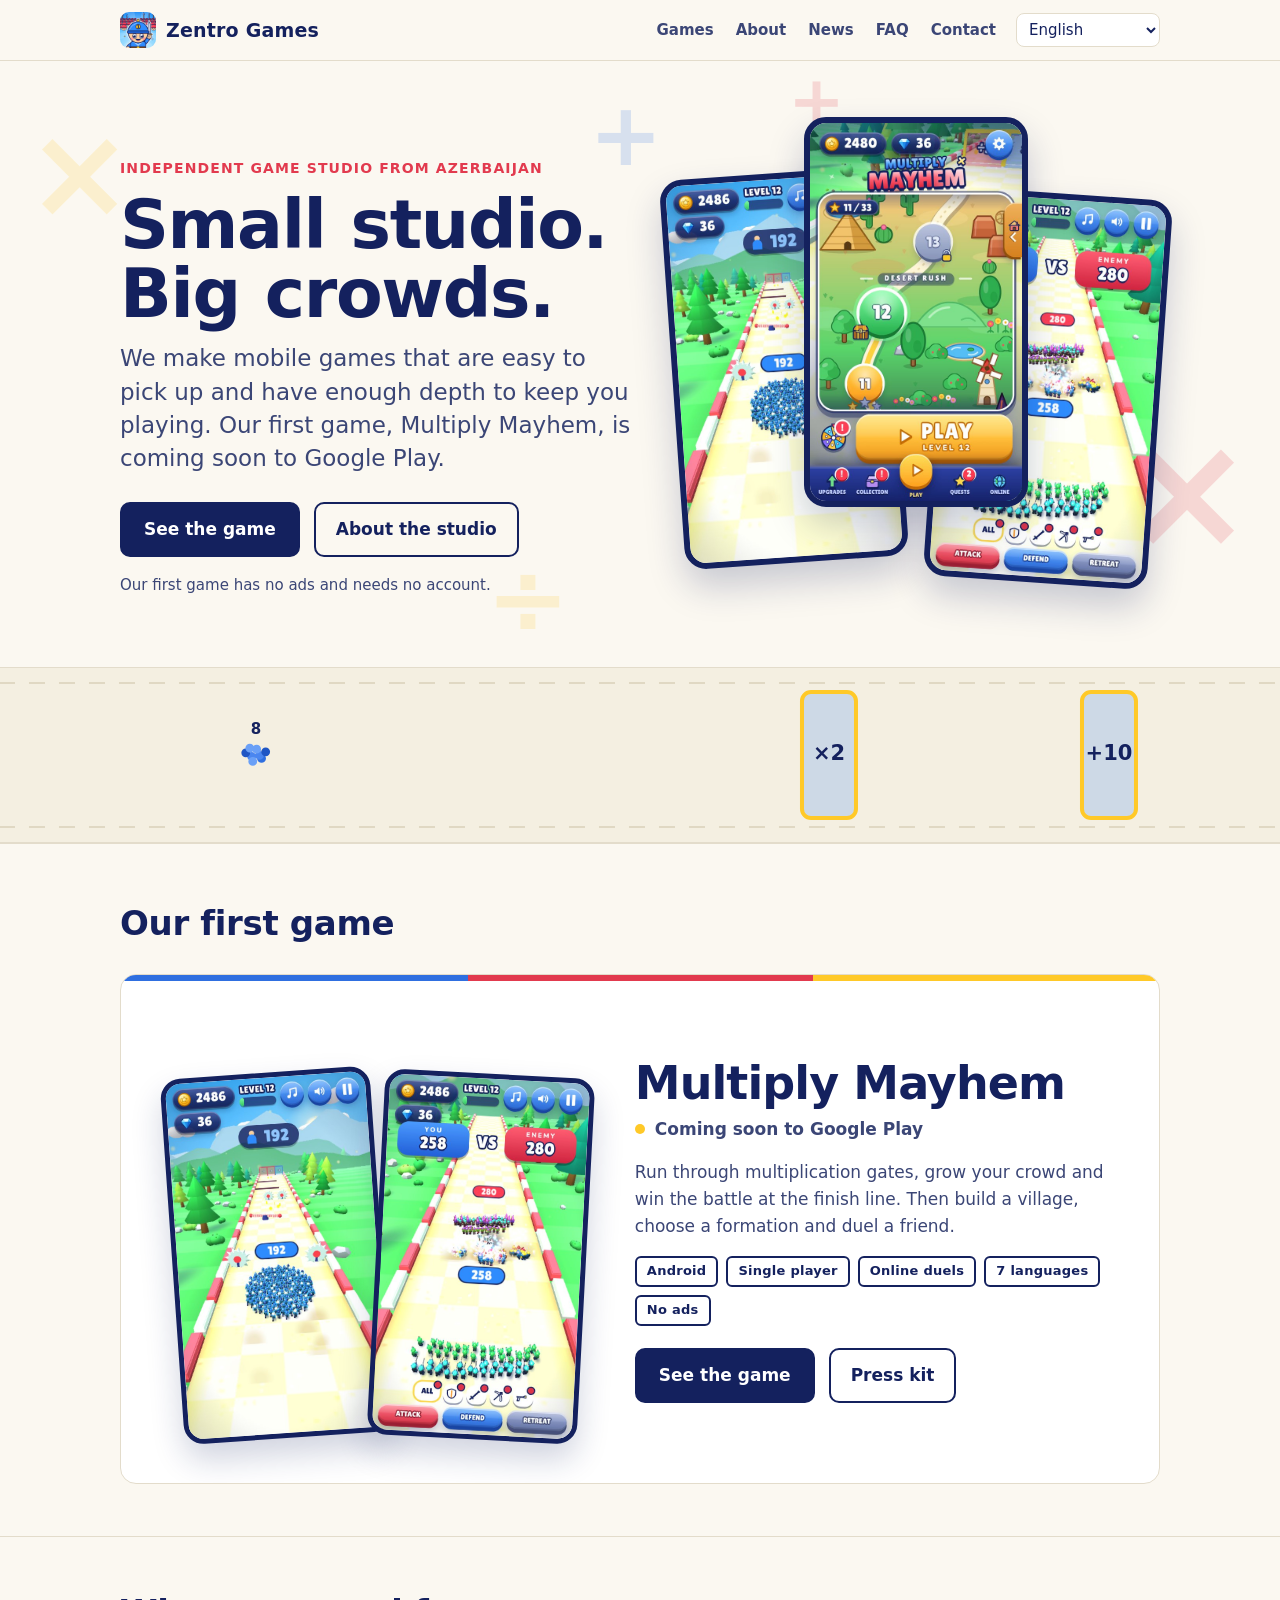
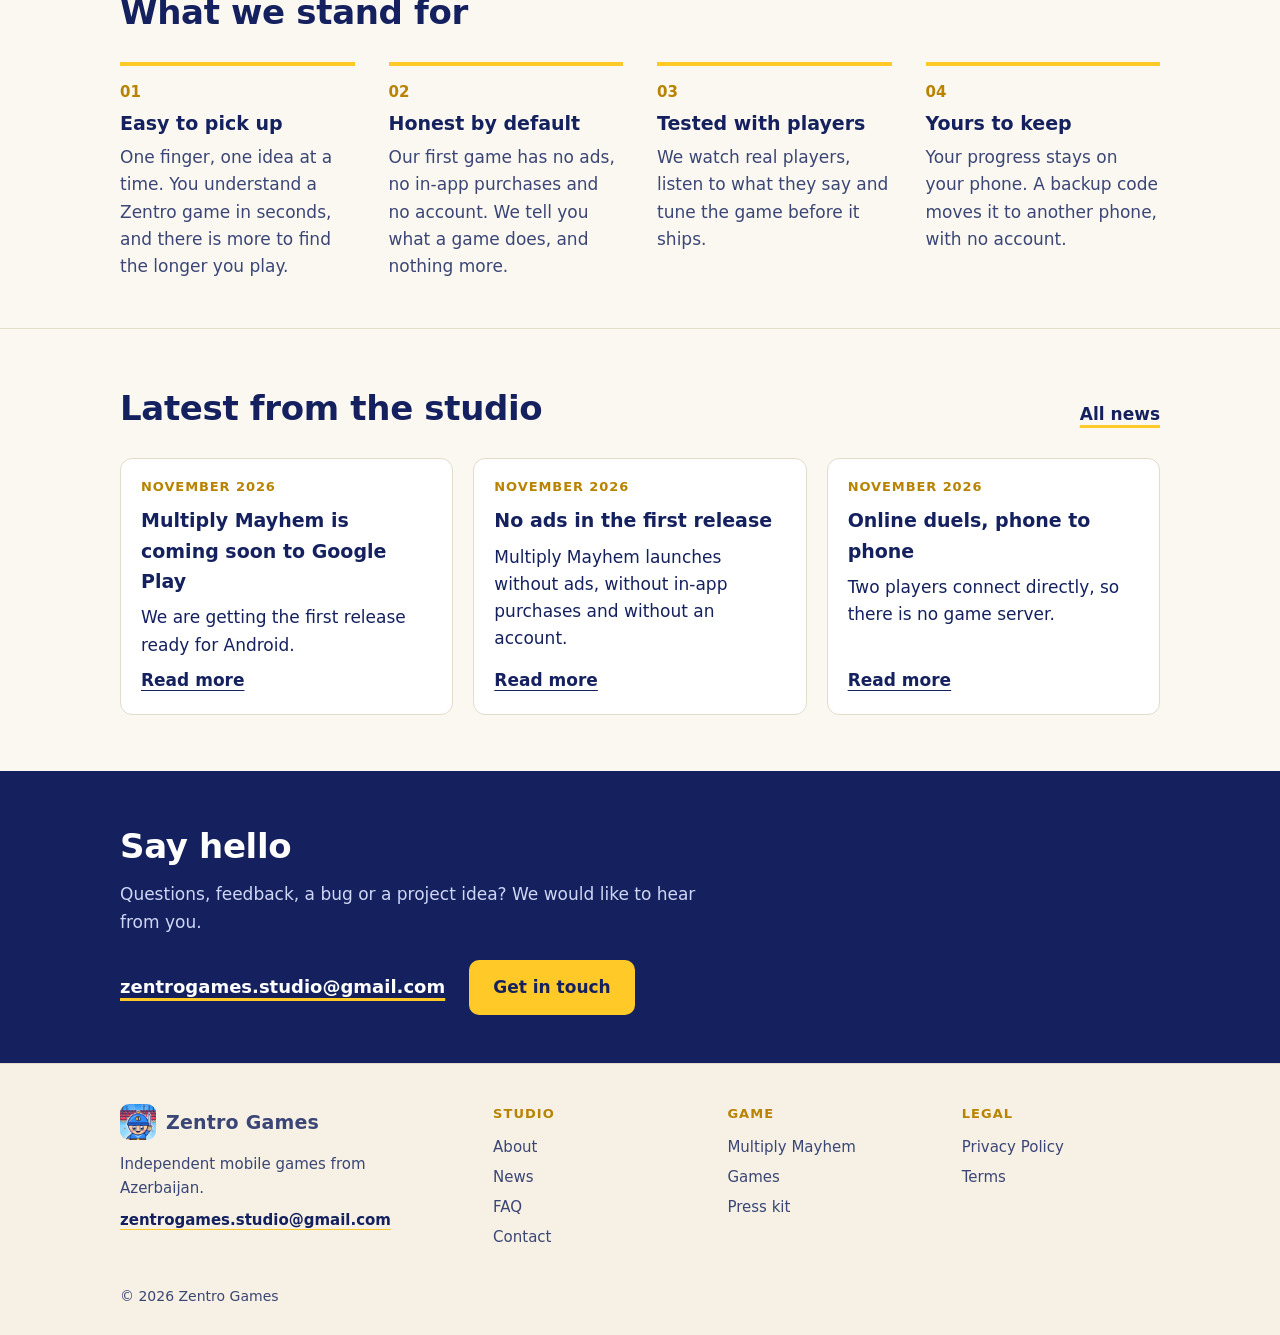
<file: index.html>
<!doctype html>
<html lang="en">
<head>
<meta charset="utf-8">
<meta name="viewport" content="width=device-width,initial-scale=1">
<script>document.documentElement.className+=" js"</script>
<title>Zentro Games | Independent mobile games from Azerbaijan</title>
<meta name="description" content="Zentro Games is an independent game studio in Azerbaijan. Our first game, Multiply Mayhem, is coming soon to Google Play. No ads, no account.">
<meta name="theme-color" content="#fbf8f1">
<link rel="canonical" href="https://zentrogames.github.io/">
<link rel="icon" href="favicon.png">
<link rel="apple-touch-icon" href="apple-touch-icon.png">
<meta property="og:type" content="website">
<meta property="og:site_name" content="Zentro Games">
<meta property="og:title" content="Zentro Games | Independent mobile games from Azerbaijan">
<meta property="og:description" content="Zentro Games is an independent game studio in Azerbaijan. Our first game, Multiply Mayhem, is coming soon to Google Play. No ads, no account.">
<meta property="og:url" content="https://zentrogames.github.io/">
<meta property="og:image" content="https://zentrogames.github.io/og.jpg">
<meta property="og:image:width" content="1200">
<meta property="og:image:height" content="630">
<meta property="og:image:alt" content="Multiply Mayhem: an army running through multiplication gates">
<meta name="twitter:card" content="summary_large_image">
<link rel="stylesheet" href="style.css">
<script type="application/ld+json">
{"@context":"https://schema.org","@graph":[{"@type":"Organization","@id":"https://zentrogames.github.io/#org","name":"Zentro Games","url":"https://zentrogames.github.io/","logo":"https://zentrogames.github.io/icon-512.png","email":"zentrogames.studio@gmail.com","address":{"@type":"PostalAddress","addressCountry":"AZ"}},{"@type":"WebSite","name":"Zentro Games","url":"https://zentrogames.github.io/","publisher":{"@id":"https://zentrogames.github.io/#org"},"inLanguage":["en","tr","es","fr","de","ru","az"]}]}
</script>
</head>
<body data-t="t_home">
<div class="prog" aria-hidden="true"></div>
<a class="skip" href="#top" data-i="skip">Skip to content</a>
<header class="top">
  <a class="brand" href="index.html"><img src="icon-192.png" width="36" height="36" alt=""><span>Zentro Games</span></a>
  <label class="lang"><span class="sr" data-i="lang_label">Language</span>
    <select id="lang">
      <option value="en">English</option><option value="tr">T&uuml;rk&ccedil;e</option><option value="es">Espa&ntilde;ol</option>
      <option value="fr">Fran&ccedil;ais</option><option value="de">Deutsch</option><option value="ru">&#1056;&#1091;&#1089;&#1089;&#1082;&#1080;&#1081;</option><option value="az">Az&#601;rbaycanca</option>
    </select>
  </label>
  <nav aria-label="Main menu" data-ial="ar_main">
    <a href="games.html" data-i="nav_games">Games</a>
    <a href="about.html" data-i="nav_about">About</a>
    <a href="news.html" data-i="nav_news">News</a>
    <a href="faq.html" data-i="nav_faq">FAQ</a>
    <a href="contact.html" data-i="nav_contact">Contact</a>
  </nav>
</header>

<main id="top">
  <section class="hero wrap">
    <div class="hero-bg" aria-hidden="true"><i class="sh a" data-k=".10">&times;</i><i class="sh b" data-k=".18">+</i><i class="sh c" data-k=".06">&times;</i><i class="sh d" data-k=".14">&divide;</i><i class="sh e" data-k=".22">+</i></div>
    <div class="hero-text">
      <p class="eyebrow ld" style="--i:0" data-i="h_eyebrow">Independent game studio from Azerbaijan</p>
      <h1 class="split" data-i="h_h1">Small studio. Big crowds.</h1>
      <p class="lead ld" style="--i:3" data-i="h_lead">We make mobile games that are easy to pick up and have enough depth to keep you playing. Our first game, Multiply Mayhem, is coming soon to Google Play.</p>
      <p class="cta-row ld" style="--i:4"><a class="btn" href="multiply-mayhem.html" data-i="btn_meet">See the game</a> <a class="ghost" href="about.html" data-i="btn_about">About the studio</a></p>
      <p class="fine ld" style="--i:5" data-i="h_fine">Our first game has no ads and needs no account.</p>
    </div>
    <div class="shots">
      <img class="s1" src="shot-run.jpg" width="270" height="480" alt="Running an army through multiplication gates" data-ialt="alt_run">
      <img class="s2" src="shot-map.jpg" width="270" height="480" alt="Level map in Multiply Mayhem" data-ialt="alt_menu">
      <img class="s3" src="shot-battle.jpg" width="270" height="480" alt="Two armies fighting at the end of a level" data-ialt="alt_battle">
    </div>
  </section>

  <div class="lane" aria-hidden="true"><canvas id="lane"></canvas></div>

  <section class="feat-sec wrap">
    <h2 data-rv data-i="h_feat_t">Our first game</h2>
    <article class="feat" data-rv>
      <div class="feat-vis" aria-hidden="false">
        <img class="fv1" src="shot-run.jpg" width="270" height="480" loading="lazy" data-par=".035" alt="Running an army through multiplication gates" data-ialt="alt_run">
        <img class="fv2" src="shot-battle.jpg" width="270" height="480" loading="lazy" data-par=".08" alt="Two armies fighting at the end of a level" data-ialt="alt_battle">
      </div>
      <div class="feat-txt">
        <h3 class="gname">Multiply Mayhem</h3>
        <p class="status"><i class="dot" aria-hidden="true"></i><span data-i="fv2">Coming soon to Google Play</span></p>
        <p data-i="h_feat_p">Run through multiplication gates, grow your crowd and win the battle at the finish line. Then build a village, choose a formation and duel a friend.</p>
        <ul class="tags"><li>Android</li><li data-i="tg2">Single player</li><li data-i="tg3">Online duels</li><li data-i="tg4">7 languages</li><li data-i="tg5">No ads</li></ul>
        <p class="cta-row"><a class="btn" href="multiply-mayhem.html" data-i="btn_meet">See the game</a> <a class="ghost" href="presskit.zip" download data-i="ft_kit">Press kit</a></p>
      </div>
    </article>
  </section>

  <section class="features wrap">
    <h2 data-rv data-i="h_val_t">What we stand for</h2>
    <ol><li data-rv><h3 data-i="hp1_h">Easy to pick up</h3><p data-i="hp1_p">One finger, one idea at a time. You understand a Zentro game in seconds, and there is more to find the longer you play.</p></li><li data-rv><h3 data-i="hp2_h">Honest by default</h3><p data-i="hp2_p">Our first game has no ads, no in-app purchases and no account. We tell you what a game does, and nothing more.</p></li><li data-rv><h3 data-i="hp3_h">Tested with players</h3><p data-i="hp3_p">We watch real players, listen to what they say and tune the game before it ships.</p></li><li data-rv><h3 data-i="hp4_h">Yours to keep</h3><p data-i="hp4_p">Your progress stays on your phone. A backup code moves it to another phone, with no account.</p></li></ol>
  </section>

  <section class="news-sec wrap">
    <div class="sec-head"><h2 data-rv data-i="h_news_t">Latest from the studio</h2> <a class="more" href="news.html" data-rv data-i="btn_all_news">All news</a></div>
    <div class="cards"><div data-rv><p class="meta"><time datetime="2026-11" data-i="n_date">November 2026</time></p><h3 data-i="n1_t">Multiply Mayhem is coming soon to Google Play</h3><p data-i="n1_s">We are getting the first release ready for Android.</p><a href="news.html#n1" data-i="btn_more">Read more</a></div><div data-rv><p class="meta"><time datetime="2026-11" data-i="n_date">November 2026</time></p><h3 data-i="n2_t">No ads in the first release</h3><p data-i="n2_s">Multiply Mayhem launches without ads, without in-app purchases and without an account.</p><a href="news.html#n2" data-i="btn_more">Read more</a></div><div data-rv><p class="meta"><time datetime="2026-11" data-i="n_date">November 2026</time></p><h3 data-i="n3_t">Online duels, phone to phone</h3><p data-i="n3_s">Two players connect directly, so there is no game server.</p><a href="news.html#n3" data-i="btn_more">Read more</a></div></div>
  </section>

  <section class="cta">
  <div class="cta-in wrap">
    <div class="cta-txt"><h2 data-rv data-i="h_ct_t">Say hello</h2><p data-rv data-i="h_ct_p">Questions, feedback, a bug or a project idea? We would like to hear from you.</p></div>
    <div class="cta-act" data-rv><a class="mail" href="mailto:zentrogames.studio@gmail.com">zentrogames.studio@gmail.com</a><a class="btn sun" href="contact.html" data-i="cta_contact">Get in touch</a></div>
  </div>
</section>

</main>

<footer class="ft">
  <div class="ft-in wrap">
    <div class="ft-brand">
      <a class="brand" href="index.html"><img src="icon-192.png" width="36" height="36" alt=""><span>Zentro Games</span></a>
      <p data-i="ft_tag">Independent mobile games from Azerbaijan.</p>
      <a class="mail" href="mailto:zentrogames.studio@gmail.com">zentrogames.studio@gmail.com</a>
    </div>
    <div class="ft-col"><h4 data-i="ft_studio">Studio</h4><ul>
      <li><a href="about.html" data-i="nav_about">About</a></li>
      <li><a href="news.html" data-i="nav_news">News</a></li>
      <li><a href="faq.html" data-i="nav_faq">FAQ</a></li>
      <li><a href="contact.html" data-i="nav_contact">Contact</a></li></ul></div>
    <div class="ft-col"><h4 data-i="ft_game">Game</h4><ul>
      <li><a href="multiply-mayhem.html">Multiply Mayhem</a></li>
      <li><a href="games.html" data-i="nav_games">Games</a></li>
      <li><a href="presskit.zip" download data-i="ft_kit">Press kit</a></li></ul></div>
    <div class="ft-col"><h4 data-i="ft_legal">Legal</h4><ul>
      <li><a href="privacy.html" data-i="f_privacy">Privacy Policy</a></li>
      <li><a href="terms.html" data-i="f_terms">Terms</a></li></ul></div>
  </div>
  <p class="ft-copy wrap">&copy; 2026 Zentro Games</p>
</footer>
<script src="app.js"></script>
<script src="fx.js"></script>
</body>
</html>
</file>
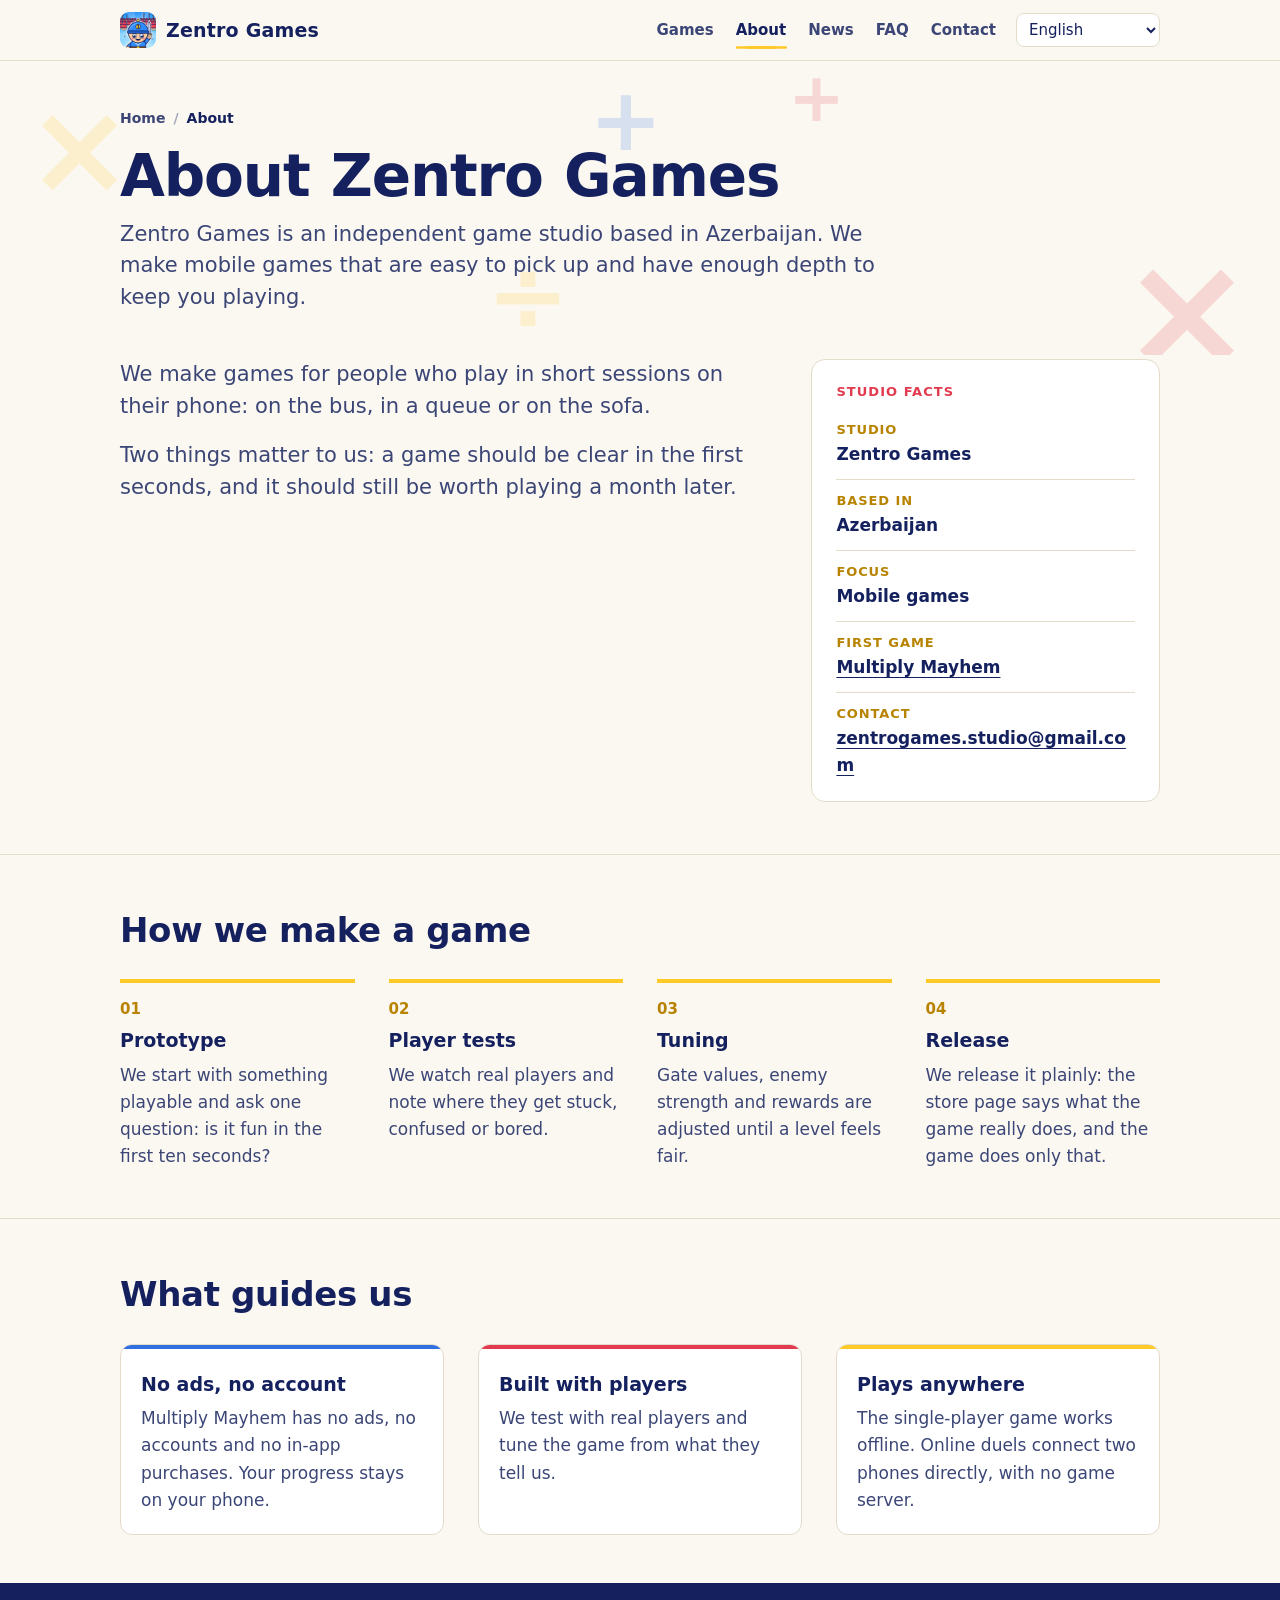
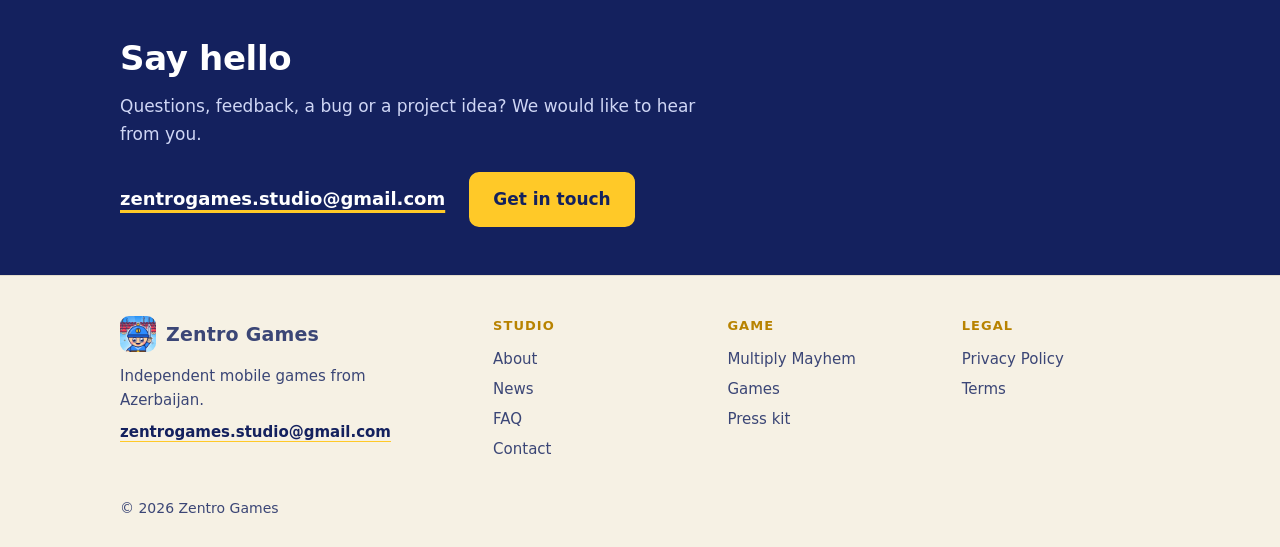
<file: about.html>
<!doctype html>
<html lang="en">
<head>
<meta charset="utf-8">
<meta name="viewport" content="width=device-width,initial-scale=1">
<script>document.documentElement.className+=" js"</script>
<title>About | Zentro Games</title>
<meta name="description" content="Zentro Games is an independent game studio based in Azerbaijan. How we make games and what guides us.">
<meta name="theme-color" content="#fbf8f1">
<link rel="canonical" href="https://zentrogames.github.io/about.html">
<link rel="icon" href="favicon.png">
<link rel="apple-touch-icon" href="apple-touch-icon.png">
<meta property="og:type" content="website">
<meta property="og:site_name" content="Zentro Games">
<meta property="og:title" content="About | Zentro Games">
<meta property="og:description" content="Zentro Games is an independent game studio based in Azerbaijan. How we make games and what guides us.">
<meta property="og:url" content="https://zentrogames.github.io/about.html">
<meta property="og:image" content="https://zentrogames.github.io/og.jpg">
<meta property="og:image:width" content="1200">
<meta property="og:image:height" content="630">
<meta property="og:image:alt" content="Multiply Mayhem: an army running through multiplication gates">
<meta name="twitter:card" content="summary_large_image">
<link rel="stylesheet" href="style.css">
<script type="application/ld+json">
{"@context":"https://schema.org","@graph":[{"@type":"Organization","@id":"https://zentrogames.github.io/#org","name":"Zentro Games","url":"https://zentrogames.github.io/","logo":"https://zentrogames.github.io/icon-512.png","email":"zentrogames.studio@gmail.com","address":{"@type":"PostalAddress","addressCountry":"AZ"}},{"@type":"BreadcrumbList","itemListElement":[{"@type":"ListItem","position":1,"name":"Home","item":"https://zentrogames.github.io/"},{"@type":"ListItem","position":2,"name":"About","item":"https://zentrogames.github.io/about.html"}]}]}
</script>
</head>
<body data-t="nav_about" data-tsuf>
<div class="prog" aria-hidden="true"></div>
<a class="skip" href="#top" data-i="skip">Skip to content</a>
<header class="top">
  <a class="brand" href="index.html"><img src="icon-192.png" width="36" height="36" alt=""><span>Zentro Games</span></a>
  <label class="lang"><span class="sr" data-i="lang_label">Language</span>
    <select id="lang">
      <option value="en">English</option><option value="tr">T&uuml;rk&ccedil;e</option><option value="es">Espa&ntilde;ol</option>
      <option value="fr">Fran&ccedil;ais</option><option value="de">Deutsch</option><option value="ru">&#1056;&#1091;&#1089;&#1089;&#1082;&#1080;&#1081;</option><option value="az">Az&#601;rbaycanca</option>
    </select>
  </label>
  <nav aria-label="Main menu" data-ial="ar_main">
    <a href="games.html" data-i="nav_games">Games</a>
    <a href="about.html" aria-current="page" data-i="nav_about">About</a>
    <a href="news.html" data-i="nav_news">News</a>
    <a href="faq.html" data-i="nav_faq">FAQ</a>
    <a href="contact.html" data-i="nav_contact">Contact</a>
  </nav>
</header>

<main id="top">
  <section class="pagehead wrap">
  <div class="hero-bg" aria-hidden="true"><i class="sh a" data-k=".10">&times;</i><i class="sh b" data-k=".18">+</i><i class="sh c" data-k=".06">&times;</i><i class="sh d" data-k=".14">&divide;</i><i class="sh e" data-k=".22">+</i></div>
  <div class="ph-text">
    <nav class="crumbs" aria-label="Breadcrumb" data-ial="ar_bc"><a href="index.html" data-i="bc_home">Home</a><i aria-hidden="true">/</i><span aria-current="page"><span data-i="nav_about">About</span></span></nav>
    <h1 class="split" data-i="a_title">About Zentro Games</h1>
    <p class="lead2 ld" style="--i:3" data-i="a_p">Zentro Games is an independent game studio based in Azerbaijan. We make mobile games that are easy to pick up and have enough depth to keep you playing.</p>
  </div>
</section>

  <section class="story wrap">
    <div class="story-txt">
      <p class="lead2" data-rv data-i="ab_p1">We make games for people who play in short sessions on their phone: on the bus, in a queue or on the sofa.</p>
      <p class="lead2" data-rv data-i="ab_p2">Two things matter to us: a game should be clear in the first seconds, and it should still be worth playing a month later.</p>
    </div>
    <aside class="card kv" data-rv>
      <h3 data-i="ab_f_t">Studio facts</h3>
      <dl><div data-rv><dt data-i="ft_studio">Studio</dt><dd>Zentro Games</dd></div><div data-rv><dt data-i="afk2">Based in</dt><dd data-i="afv2">Azerbaijan</dd></div><div data-rv><dt data-i="afk3">Focus</dt><dd data-i="afv3">Mobile games</dd></div><div data-rv><dt data-i="afk4">First game</dt><dd><a href="multiply-mayhem.html">Multiply Mayhem</a></dd></div><div data-rv><dt data-i="c_title">Contact</dt><dd><a href="mailto:zentrogames.studio@gmail.com">zentrogames.studio@gmail.com</a></dd></div></dl>
    </aside>
  </section>
  <section class="features wrap">
    <h2 data-rv data-i="ab_proc_t">How we make a game</h2>
    <ol><li data-rv><h3 data-i="ab_s1_h">Prototype</h3><p data-i="ab_s1_p">We start with something playable and ask one question: is it fun in the first ten seconds?</p></li><li data-rv><h3 data-i="ab_s2_h">Player tests</h3><p data-i="ab_s2_p">We watch real players and note where they get stuck, confused or bored.</p></li><li data-rv><h3 data-i="ab_s3_h">Tuning</h3><p data-i="ab_s3_p">Gate values, enemy strength and rewards are adjusted until a level feels fair.</p></li><li data-rv><h3 data-i="ab_s4_h">Release</h3><p data-i="ab_s4_p">We release it plainly: the store page says what the game really does, and the game does only that.</p></li></ol>
  </section>
  <section class="about wrap">
    <h2 data-rv data-i="ab_val_t">What guides us</h2>
    <ul class="pillars"><li data-rv><h3 data-i="p1_h">No ads, no account</h3><p data-i="p1_p">Multiply Mayhem has no ads, no accounts and no in-app purchases. Your progress stays on your phone.</p></li><li data-rv><h3 data-i="p2_h">Built with players</h3><p data-i="p2_p">We test with real players and tune the game from what they tell us.</p></li><li data-rv><h3 data-i="p3_h">Plays anywhere</h3><p data-i="p3_p">The single-player game works offline. Online duels connect two phones directly, with no game server.</p></li></ul>
  </section>
  <section class="cta">
  <div class="cta-in wrap">
    <div class="cta-txt"><h2 data-rv data-i="h_ct_t">Say hello</h2><p data-rv data-i="h_ct_p">Questions, feedback, a bug or a project idea? We would like to hear from you.</p></div>
    <div class="cta-act" data-rv><a class="mail" href="mailto:zentrogames.studio@gmail.com">zentrogames.studio@gmail.com</a><a class="btn sun" href="contact.html" data-i="cta_contact">Get in touch</a></div>
  </div>
</section>

</main>

<footer class="ft">
  <div class="ft-in wrap">
    <div class="ft-brand">
      <a class="brand" href="index.html"><img src="icon-192.png" width="36" height="36" alt=""><span>Zentro Games</span></a>
      <p data-i="ft_tag">Independent mobile games from Azerbaijan.</p>
      <a class="mail" href="mailto:zentrogames.studio@gmail.com">zentrogames.studio@gmail.com</a>
    </div>
    <div class="ft-col"><h4 data-i="ft_studio">Studio</h4><ul>
      <li><a href="about.html" data-i="nav_about">About</a></li>
      <li><a href="news.html" data-i="nav_news">News</a></li>
      <li><a href="faq.html" data-i="nav_faq">FAQ</a></li>
      <li><a href="contact.html" data-i="nav_contact">Contact</a></li></ul></div>
    <div class="ft-col"><h4 data-i="ft_game">Game</h4><ul>
      <li><a href="multiply-mayhem.html">Multiply Mayhem</a></li>
      <li><a href="games.html" data-i="nav_games">Games</a></li>
      <li><a href="presskit.zip" download data-i="ft_kit">Press kit</a></li></ul></div>
    <div class="ft-col"><h4 data-i="ft_legal">Legal</h4><ul>
      <li><a href="privacy.html" data-i="f_privacy">Privacy Policy</a></li>
      <li><a href="terms.html" data-i="f_terms">Terms</a></li></ul></div>
  </div>
  <p class="ft-copy wrap">&copy; 2026 Zentro Games</p>
</footer>
<script src="app.js"></script>
<script src="fx.js"></script>
</body>
</html>
</file>
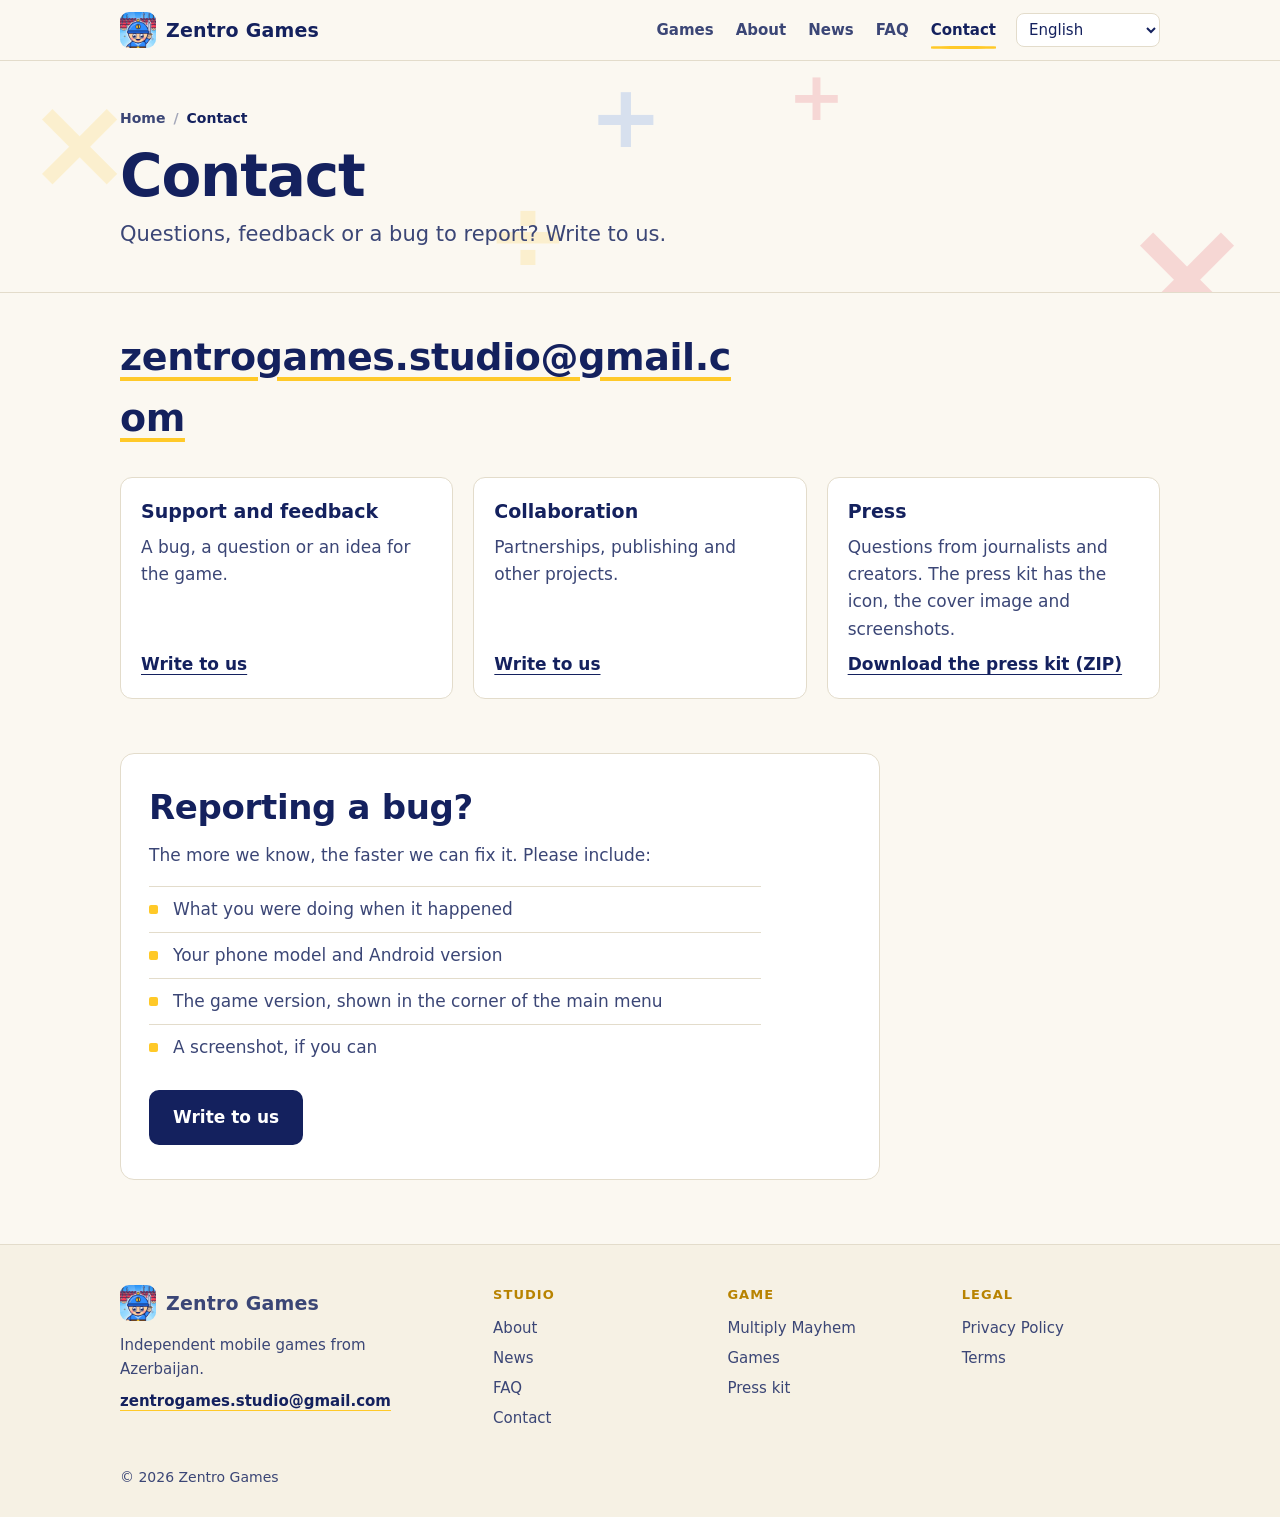
<file: contact.html>
<!doctype html>
<html lang="en">
<head>
<meta charset="utf-8">
<meta name="viewport" content="width=device-width,initial-scale=1">
<script>document.documentElement.className+=" js"</script>
<title>Contact | Zentro Games</title>
<meta name="description" content="Contact Zentro Games: support, feedback, bug reports, collaboration and press kit.">
<meta name="theme-color" content="#fbf8f1">
<link rel="canonical" href="https://zentrogames.github.io/contact.html">
<link rel="icon" href="favicon.png">
<link rel="apple-touch-icon" href="apple-touch-icon.png">
<meta property="og:type" content="website">
<meta property="og:site_name" content="Zentro Games">
<meta property="og:title" content="Contact | Zentro Games">
<meta property="og:description" content="Contact Zentro Games: support, feedback, bug reports, collaboration and press kit.">
<meta property="og:url" content="https://zentrogames.github.io/contact.html">
<meta property="og:image" content="https://zentrogames.github.io/og.jpg">
<meta property="og:image:width" content="1200">
<meta property="og:image:height" content="630">
<meta property="og:image:alt" content="Multiply Mayhem: an army running through multiplication gates">
<meta name="twitter:card" content="summary_large_image">
<link rel="stylesheet" href="style.css">
<script type="application/ld+json">
{"@context":"https://schema.org","@graph":[{"@type":"Organization","@id":"https://zentrogames.github.io/#org","name":"Zentro Games","url":"https://zentrogames.github.io/","logo":"https://zentrogames.github.io/icon-512.png","email":"zentrogames.studio@gmail.com","address":{"@type":"PostalAddress","addressCountry":"AZ"}},{"@type":"BreadcrumbList","itemListElement":[{"@type":"ListItem","position":1,"name":"Home","item":"https://zentrogames.github.io/"},{"@type":"ListItem","position":2,"name":"Contact","item":"https://zentrogames.github.io/contact.html"}]}]}
</script>
</head>
<body data-t="nav_contact" data-tsuf>
<div class="prog" aria-hidden="true"></div>
<a class="skip" href="#top" data-i="skip">Skip to content</a>
<header class="top">
  <a class="brand" href="index.html"><img src="icon-192.png" width="36" height="36" alt=""><span>Zentro Games</span></a>
  <label class="lang"><span class="sr" data-i="lang_label">Language</span>
    <select id="lang">
      <option value="en">English</option><option value="tr">T&uuml;rk&ccedil;e</option><option value="es">Espa&ntilde;ol</option>
      <option value="fr">Fran&ccedil;ais</option><option value="de">Deutsch</option><option value="ru">&#1056;&#1091;&#1089;&#1089;&#1082;&#1080;&#1081;</option><option value="az">Az&#601;rbaycanca</option>
    </select>
  </label>
  <nav aria-label="Main menu" data-ial="ar_main">
    <a href="games.html" data-i="nav_games">Games</a>
    <a href="about.html" data-i="nav_about">About</a>
    <a href="news.html" data-i="nav_news">News</a>
    <a href="faq.html" data-i="nav_faq">FAQ</a>
    <a href="contact.html" aria-current="page" data-i="nav_contact">Contact</a>
  </nav>
</header>

<main id="top">
  <section class="pagehead wrap">
  <div class="hero-bg" aria-hidden="true"><i class="sh a" data-k=".10">&times;</i><i class="sh b" data-k=".18">+</i><i class="sh c" data-k=".06">&times;</i><i class="sh d" data-k=".14">&divide;</i><i class="sh e" data-k=".22">+</i></div>
  <div class="ph-text">
    <nav class="crumbs" aria-label="Breadcrumb" data-ial="ar_bc"><a href="index.html" data-i="bc_home">Home</a><i aria-hidden="true">/</i><span aria-current="page"><span data-i="nav_contact">Contact</span></span></nav>
    <h1 class="split" data-i="c_title">Contact</h1>
    <p class="lead2 ld" style="--i:3" data-i="c_p">Questions, feedback or a bug to report? Write to us.</p>
  </div>
</section>

  <section class="contact wrap">
    <p class="mailline" data-rv><a class="mail big" href="mailto:zentrogames.studio@gmail.com">zentrogames.studio@gmail.com</a></p>
    <div class="cards">
      <div data-rv><h3 data-i="c_sup_h">Support and feedback</h3><p data-i="c_sup_p">A bug, a question or an idea for the game.</p><a href="mailto:zentrogames.studio@gmail.com?subject=Support" data-i="c_write">Write to us</a></div>
      <div data-rv><h3 data-i="c_biz_h">Collaboration</h3><p data-i="c_biz_p">Partnerships, publishing and other projects.</p><a href="mailto:zentrogames.studio@gmail.com?subject=Collaboration" data-i="c_write">Write to us</a></div>
      <div data-rv><h3 data-i="c_press_h">Press</h3><p data-i="c_press_p">Questions from journalists and creators. The press kit has the icon, the cover image and screenshots.</p><a href="presskit.zip" download data-i="c_kit">Download the press kit (ZIP)</a></div>
    </div>
  </section>
  <section class="bug wrap">
    <div class="bug-in" data-rv>
      <h2 data-i="ct_bug_t">Reporting a bug?</h2>
      <p data-i="ct_bug_p">The more we know, the faster we can fix it. Please include:</p>
      <ul class="blist"><li data-i="ct_b1">What you were doing when it happened</li><li data-i="ct_b2">Your phone model and Android version</li><li data-i="ct_b3">The game version, shown in the corner of the main menu</li><li data-i="ct_b4">A screenshot, if you can</li></ul>
      <p><a class="btn" href="mailto:zentrogames.studio@gmail.com?subject=Bug%20report" data-i="c_write">Write to us</a></p>
    </div>
  </section>
</main>

<footer class="ft">
  <div class="ft-in wrap">
    <div class="ft-brand">
      <a class="brand" href="index.html"><img src="icon-192.png" width="36" height="36" alt=""><span>Zentro Games</span></a>
      <p data-i="ft_tag">Independent mobile games from Azerbaijan.</p>
      <a class="mail" href="mailto:zentrogames.studio@gmail.com">zentrogames.studio@gmail.com</a>
    </div>
    <div class="ft-col"><h4 data-i="ft_studio">Studio</h4><ul>
      <li><a href="about.html" data-i="nav_about">About</a></li>
      <li><a href="news.html" data-i="nav_news">News</a></li>
      <li><a href="faq.html" data-i="nav_faq">FAQ</a></li>
      <li><a href="contact.html" data-i="nav_contact">Contact</a></li></ul></div>
    <div class="ft-col"><h4 data-i="ft_game">Game</h4><ul>
      <li><a href="multiply-mayhem.html">Multiply Mayhem</a></li>
      <li><a href="games.html" data-i="nav_games">Games</a></li>
      <li><a href="presskit.zip" download data-i="ft_kit">Press kit</a></li></ul></div>
    <div class="ft-col"><h4 data-i="ft_legal">Legal</h4><ul>
      <li><a href="privacy.html" data-i="f_privacy">Privacy Policy</a></li>
      <li><a href="terms.html" data-i="f_terms">Terms</a></li></ul></div>
  </div>
  <p class="ft-copy wrap">&copy; 2026 Zentro Games</p>
</footer>
<script src="app.js"></script>
<script src="fx.js"></script>
</body>
</html>
</file>
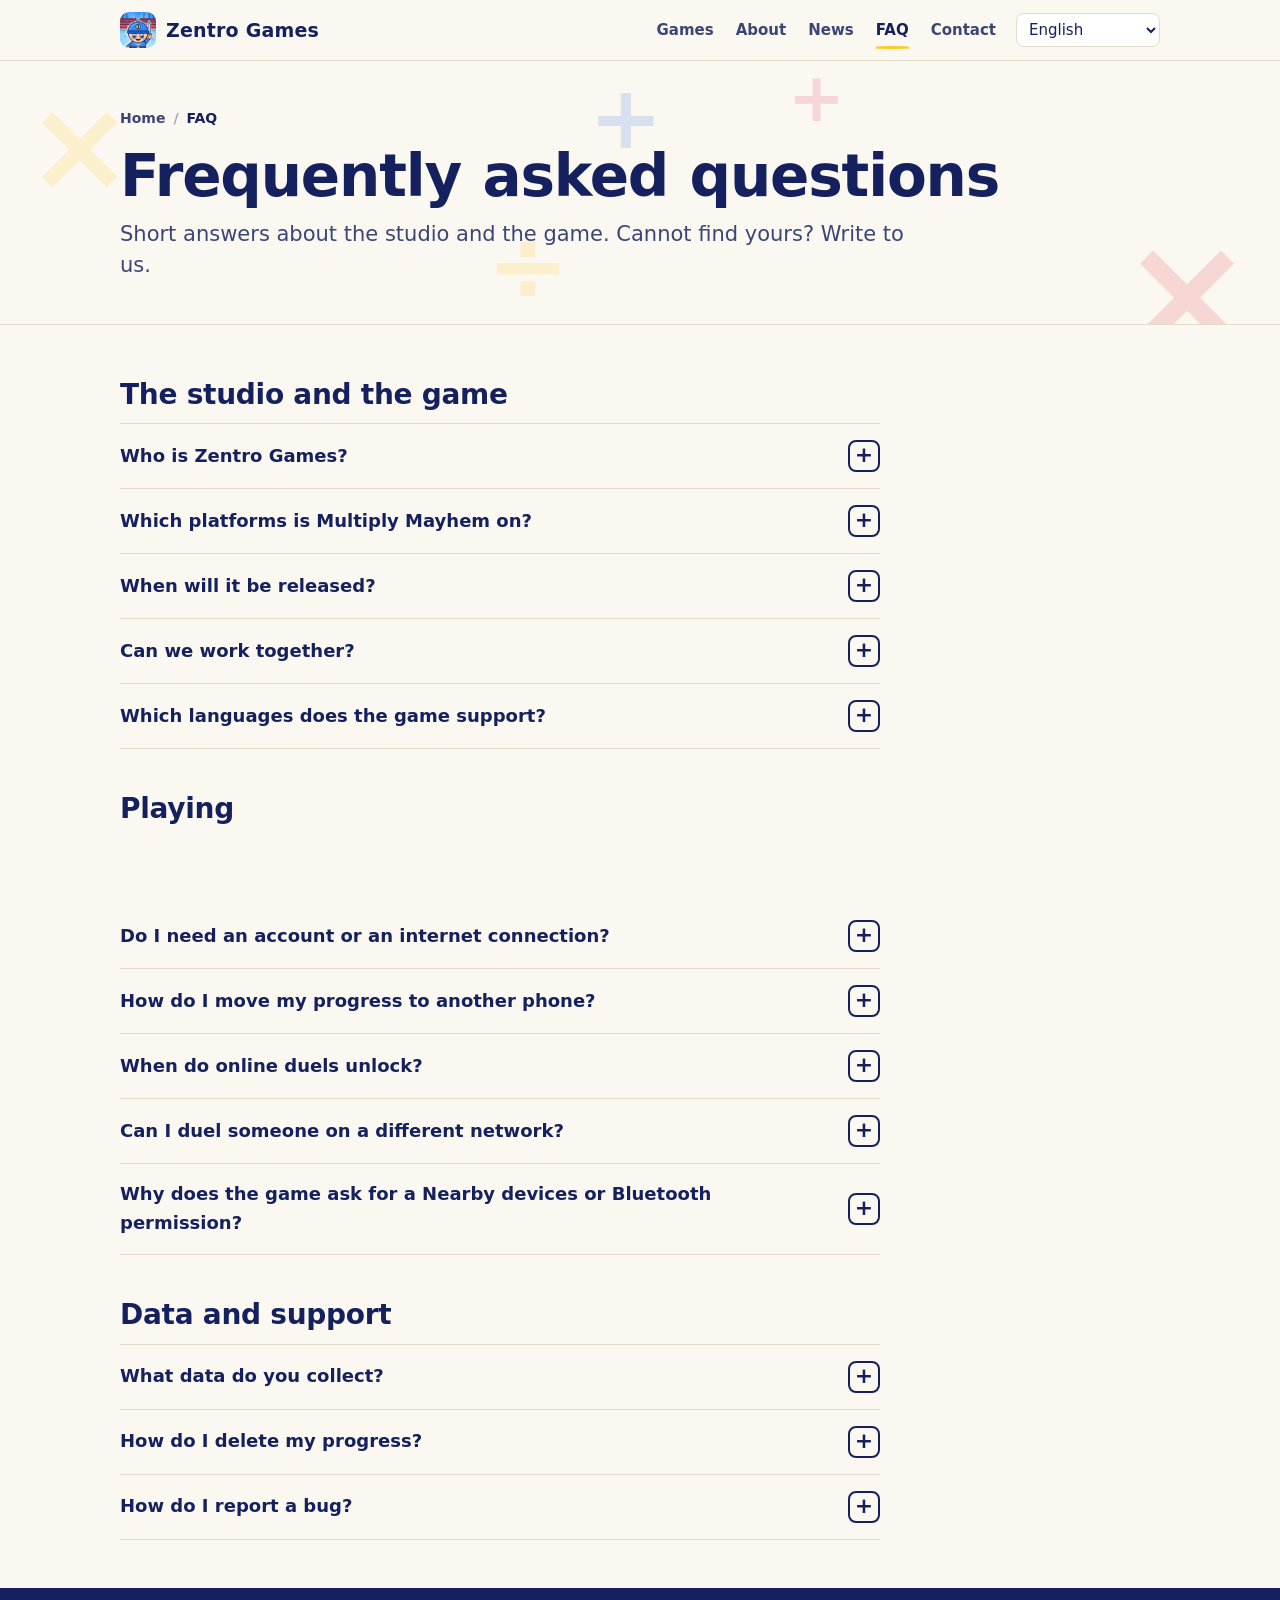
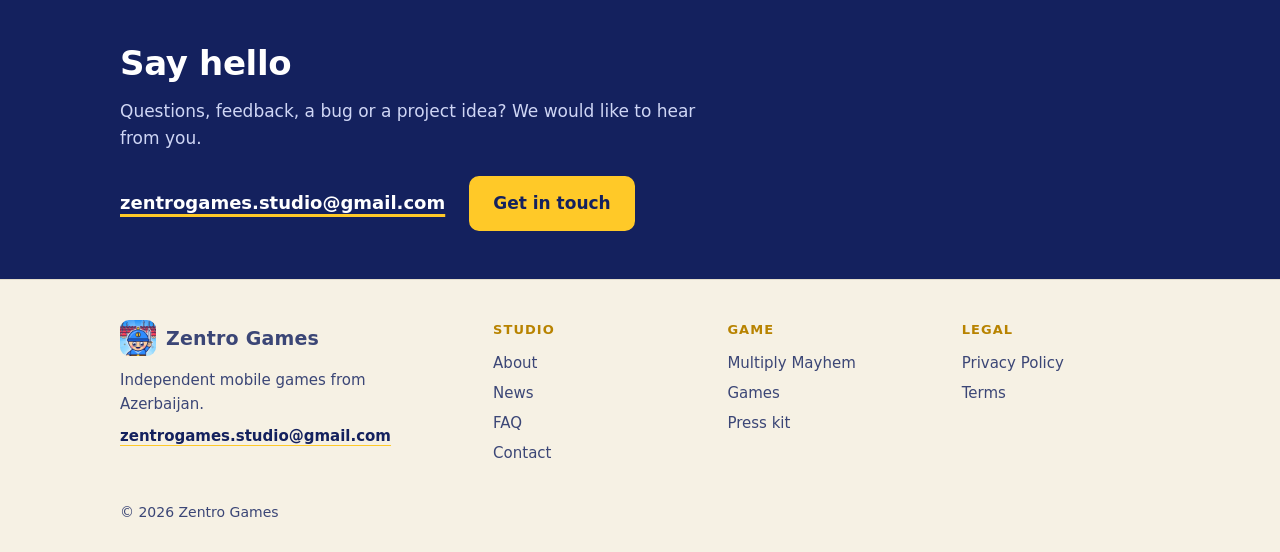
<file: faq.html>
<!doctype html>
<html lang="en">
<head>
<meta charset="utf-8">
<meta name="viewport" content="width=device-width,initial-scale=1">
<script>document.documentElement.className+=" js"</script>
<title>FAQ | Zentro Games</title>
<meta name="description" content="Answers about Zentro Games and Multiply Mayhem: platforms, ads, accounts, online duels, backup codes and bug reports.">
<meta name="theme-color" content="#fbf8f1">
<link rel="canonical" href="https://zentrogames.github.io/faq.html">
<link rel="icon" href="favicon.png">
<link rel="apple-touch-icon" href="apple-touch-icon.png">
<meta property="og:type" content="website">
<meta property="og:site_name" content="Zentro Games">
<meta property="og:title" content="FAQ | Zentro Games">
<meta property="og:description" content="Answers about Zentro Games and Multiply Mayhem: platforms, ads, accounts, online duels, backup codes and bug reports.">
<meta property="og:url" content="https://zentrogames.github.io/faq.html">
<meta property="og:image" content="https://zentrogames.github.io/og.jpg">
<meta property="og:image:width" content="1200">
<meta property="og:image:height" content="630">
<meta property="og:image:alt" content="Multiply Mayhem: an army running through multiplication gates">
<meta name="twitter:card" content="summary_large_image">
<link rel="stylesheet" href="style.css">
<script type="application/ld+json">
{"@context":"https://schema.org","@graph":[{"@type":"Organization","@id":"https://zentrogames.github.io/#org","name":"Zentro Games","url":"https://zentrogames.github.io/","logo":"https://zentrogames.github.io/icon-512.png","email":"zentrogames.studio@gmail.com","address":{"@type":"PostalAddress","addressCountry":"AZ"}},{"@type":"FAQPage","mainEntity":[{"@type":"Question","name":"Who is Zentro Games?","acceptedAnswer":{"@type":"Answer","text":"An independent game studio based in Azerbaijan. We make mobile games. Multiply Mayhem is our current game."}},{"@type":"Question","name":"Which platforms is Multiply Mayhem on?","acceptedAnswer":{"@type":"Answer","text":"Android. It is coming soon to Google Play."}},{"@type":"Question","name":"When will it be released?","acceptedAnswer":{"@type":"Answer","text":"We do not have a date to share yet. We will announce it on this site."}},{"@type":"Question","name":"Can we work together?","acceptedAnswer":{"@type":"Answer","text":"Yes. Write to us and tell us about your idea."}},{"@type":"Question","name":"Which languages does the game support?","acceptedAnswer":{"@type":"Answer","text":"English, Turkish, Spanish, French, German, Russian and Azerbaijani."}},{"@type":"Question","name":"Does the game have ads or in-app purchases?","acceptedAnswer":{"@type":"Answer","text":"No. There are no ads and no in-app purchases."}},{"@type":"Question","name":"Do I need an account or an internet connection?","acceptedAnswer":{"@type":"Answer","text":"No account is needed. The single-player game works offline. Online duels connect two phones directly: over the internet, the same Wi-Fi, Wi-Fi Direct or Bluetooth."}},{"@type":"Question","name":"How do I move my progress to another phone?","acceptedAnswer":{"@type":"Answer","text":"Open Settings and tap Get code to see your backup code, then copy it. On the other phone, open Settings, tap Enter code and paste it. The code replaces the progress on that phone. It works without an account or a server."}},{"@type":"Question","name":"When do online duels unlock?","acceptedAnswer":{"@type":"Answer","text":"At level 10. Until then you play the single-player levels, which also work offline."}},{"@type":"Question","name":"Can I duel someone on a different network?","acceptedAnswer":{"@type":"Answer","text":"Yes. A shared code works over the internet, so you do not need to be on the same Wi-Fi. Wi-Fi Direct and Bluetooth are for phones that are close to each other, and only on Android."}},{"@type":"Question","name":"Why does the game ask for a Nearby devices or Bluetooth permission?","acceptedAnswer":{"@type":"Answer","text":"Wi-Fi Direct and Bluetooth play use your phone's Nearby feature. Android may ask for Nearby devices, Bluetooth or location permission so it can find your friend. We never read or store your location."}},{"@type":"Question","name":"What data do you collect?","acceptedAnswer":{"@type":"Answer","text":"None. Your progress is saved on your device only. The Privacy Policy in the footer has the details."}},{"@type":"Question","name":"How do I delete my progress?","acceptedAnswer":{"@type":"Answer","text":"Open Settings in the game and choose Reset progress."}},{"@type":"Question","name":"How do I report a bug?","acceptedAnswer":{"@type":"Answer","text":"Write to us. Tell us what happened, which phone you use and the version shown in the corner of the main menu, next to the game name."}}]},{"@type":"BreadcrumbList","itemListElement":[{"@type":"ListItem","position":1,"name":"Home","item":"https://zentrogames.github.io/"},{"@type":"ListItem","position":2,"name":"FAQ","item":"https://zentrogames.github.io/faq.html"}]}]}
</script>
</head>
<body data-t="nav_faq" data-tsuf>
<div class="prog" aria-hidden="true"></div>
<a class="skip" href="#top" data-i="skip">Skip to content</a>
<header class="top">
  <a class="brand" href="index.html"><img src="icon-192.png" width="36" height="36" alt=""><span>Zentro Games</span></a>
  <label class="lang"><span class="sr" data-i="lang_label">Language</span>
    <select id="lang">
      <option value="en">English</option><option value="tr">T&uuml;rk&ccedil;e</option><option value="es">Espa&ntilde;ol</option>
      <option value="fr">Fran&ccedil;ais</option><option value="de">Deutsch</option><option value="ru">&#1056;&#1091;&#1089;&#1089;&#1082;&#1080;&#1081;</option><option value="az">Az&#601;rbaycanca</option>
    </select>
  </label>
  <nav aria-label="Main menu" data-ial="ar_main">
    <a href="games.html" data-i="nav_games">Games</a>
    <a href="about.html" data-i="nav_about">About</a>
    <a href="news.html" data-i="nav_news">News</a>
    <a href="faq.html" aria-current="page" data-i="nav_faq">FAQ</a>
    <a href="contact.html" data-i="nav_contact">Contact</a>
  </nav>
</header>

<main id="top">
  <section class="pagehead wrap">
  <div class="hero-bg" aria-hidden="true"><i class="sh a" data-k=".10">&times;</i><i class="sh b" data-k=".18">+</i><i class="sh c" data-k=".06">&times;</i><i class="sh d" data-k=".14">&divide;</i><i class="sh e" data-k=".22">+</i></div>
  <div class="ph-text">
    <nav class="crumbs" aria-label="Breadcrumb" data-ial="ar_bc"><a href="index.html" data-i="bc_home">Home</a><i aria-hidden="true">/</i><span aria-current="page"><span data-i="nav_faq">FAQ</span></span></nav>
    <h1 class="split" data-i="q_title">Frequently asked questions</h1>
    <p class="lead2 ld" style="--i:3" data-i="fq_lead">Short answers about the studio and the game. Cannot find yours? Write to us.</p>
  </div>
</section>

  <section class="faq wrap">
    <div class="fg"><h2 data-rv data-i="qg1">The studio and the game</h2><details data-rv><summary data-i="q1">Who is Zentro Games?</summary><p data-i="a1">An independent game studio based in Azerbaijan. We make mobile games. Multiply Mayhem is our current game.</p></details><details data-rv><summary data-i="q2">Which platforms is Multiply Mayhem on?</summary><p data-i="a2">Android. It is coming soon to Google Play.</p></details><details data-rv><summary data-i="q6">When will it be released?</summary><p data-i="a6">We do not have a date to share yet. We will announce it on this site.</p></details><details data-rv><summary data-i="q8">Can we work together?</summary><p data-i="a8">Yes. Write to us and tell us about your idea.</p></details><details data-rv><summary data-i="q14">Which languages does the game support?</summary><p data-i="f5_p">English, Turkish, Spanish, French, German, Russian and Azerbaijani.</p></details></div>
    <div class="fg"><h2 data-rv data-i="qg2">Playing</h2><details data-rv><summary data-i="q3">Does the game have ads or in-app purchases?</summary><p data-i="a3">No. There are no ads and no in-app purchases.</p></details><details data-rv><summary data-i="q4">Do I need an account or an internet connection?</summary><p data-i="a4">No account is needed. The single-player game works offline. Online duels connect two phones directly: over the internet, the same Wi-Fi, Wi-Fi Direct or Bluetooth.</p></details><details data-rv><summary data-i="q9">How do I move my progress to another phone?</summary><p data-i="a9">Open Settings and tap Get code to see your backup code, then copy it. On the other phone, open Settings, tap Enter code and paste it. The code replaces the progress on that phone. It works without an account or a server.</p></details><details data-rv><summary data-i="q10">When do online duels unlock?</summary><p data-i="a10">At level 10. Until then you play the single-player levels, which also work offline.</p></details><details data-rv><summary data-i="q11">Can I duel someone on a different network?</summary><p data-i="a11">Yes. A shared code works over the internet, so you do not need to be on the same Wi-Fi. Wi-Fi Direct and Bluetooth are for phones that are close to each other, and only on Android.</p></details><details data-rv><summary data-i="q12">Why does the game ask for a Nearby devices or Bluetooth permission?</summary><p data-i="a12">Wi-Fi Direct and Bluetooth play use your phone's Nearby feature. Android may ask for Nearby devices, Bluetooth or location permission so it can find your friend. We never read or store your location.</p></details></div>
    <div class="fg"><h2 data-rv data-i="qg3">Data and support</h2><details data-rv><summary data-i="q5">What data do you collect?</summary><p data-i="a5">None. Your progress is saved on your device only. The Privacy Policy in the footer has the details.</p></details><details data-rv><summary data-i="q7">How do I delete my progress?</summary><p data-i="a7">Open Settings in the game and choose Reset progress.</p></details><details data-rv><summary data-i="q13">How do I report a bug?</summary><p data-i="a13">Write to us. Tell us what happened, which phone you use and the version shown in the corner of the main menu, next to the game name.</p></details></div>
  </section>
  <section class="cta">
  <div class="cta-in wrap">
    <div class="cta-txt"><h2 data-rv data-i="h_ct_t">Say hello</h2><p data-rv data-i="h_ct_p">Questions, feedback, a bug or a project idea? We would like to hear from you.</p></div>
    <div class="cta-act" data-rv><a class="mail" href="mailto:zentrogames.studio@gmail.com">zentrogames.studio@gmail.com</a><a class="btn sun" href="contact.html" data-i="cta_contact">Get in touch</a></div>
  </div>
</section>

</main>

<footer class="ft">
  <div class="ft-in wrap">
    <div class="ft-brand">
      <a class="brand" href="index.html"><img src="icon-192.png" width="36" height="36" alt=""><span>Zentro Games</span></a>
      <p data-i="ft_tag">Independent mobile games from Azerbaijan.</p>
      <a class="mail" href="mailto:zentrogames.studio@gmail.com">zentrogames.studio@gmail.com</a>
    </div>
    <div class="ft-col"><h4 data-i="ft_studio">Studio</h4><ul>
      <li><a href="about.html" data-i="nav_about">About</a></li>
      <li><a href="news.html" data-i="nav_news">News</a></li>
      <li><a href="faq.html" data-i="nav_faq">FAQ</a></li>
      <li><a href="contact.html" data-i="nav_contact">Contact</a></li></ul></div>
    <div class="ft-col"><h4 data-i="ft_game">Game</h4><ul>
      <li><a href="multiply-mayhem.html">Multiply Mayhem</a></li>
      <li><a href="games.html" data-i="nav_games">Games</a></li>
      <li><a href="presskit.zip" download data-i="ft_kit">Press kit</a></li></ul></div>
    <div class="ft-col"><h4 data-i="ft_legal">Legal</h4><ul>
      <li><a href="privacy.html" data-i="f_privacy">Privacy Policy</a></li>
      <li><a href="terms.html" data-i="f_terms">Terms</a></li></ul></div>
  </div>
  <p class="ft-copy wrap">&copy; 2026 Zentro Games</p>
</footer>
<script src="app.js"></script>
<script src="fx.js"></script>
</body>
</html>
</file>
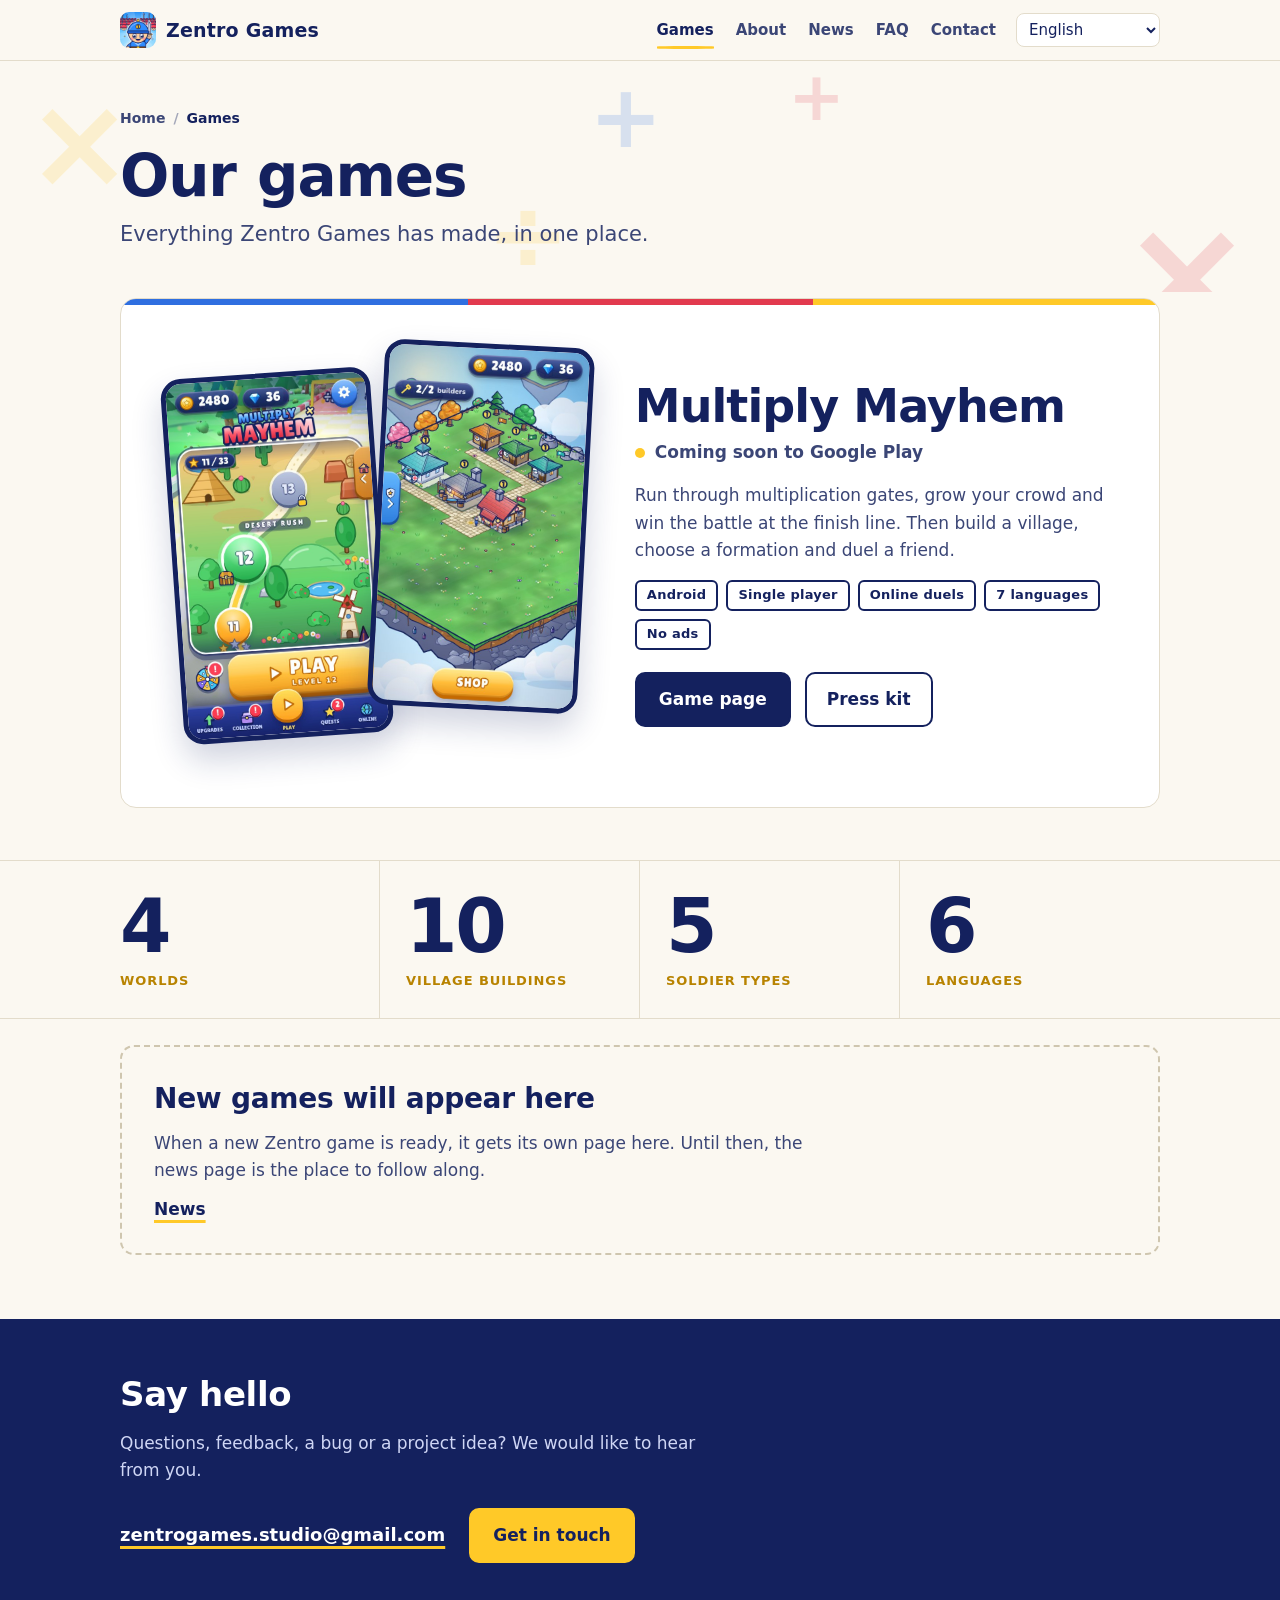
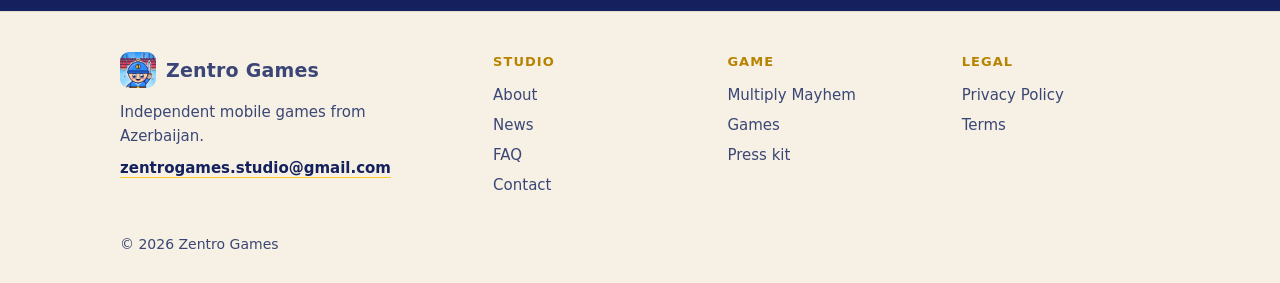
<file: games.html>
<!doctype html>
<html lang="en">
<head>
<meta charset="utf-8">
<meta name="viewport" content="width=device-width,initial-scale=1">
<script>document.documentElement.className+=" js"</script>
<title>Games | Zentro Games</title>
<meta name="description" content="All games by Zentro Games. Multiply Mayhem: run through the gates, grow your army and win the battle at the finish line.">
<meta name="theme-color" content="#fbf8f1">
<link rel="canonical" href="https://zentrogames.github.io/games.html">
<link rel="icon" href="favicon.png">
<link rel="apple-touch-icon" href="apple-touch-icon.png">
<meta property="og:type" content="website">
<meta property="og:site_name" content="Zentro Games">
<meta property="og:title" content="Games | Zentro Games">
<meta property="og:description" content="All games by Zentro Games. Multiply Mayhem: run through the gates, grow your army and win the battle at the finish line.">
<meta property="og:url" content="https://zentrogames.github.io/games.html">
<meta property="og:image" content="https://zentrogames.github.io/og.jpg">
<meta property="og:image:width" content="1200">
<meta property="og:image:height" content="630">
<meta property="og:image:alt" content="Multiply Mayhem: an army running through multiplication gates">
<meta name="twitter:card" content="summary_large_image">
<link rel="stylesheet" href="style.css">
<script type="application/ld+json">
{"@context":"https://schema.org","@graph":[{"@type":"Organization","@id":"https://zentrogames.github.io/#org","name":"Zentro Games","url":"https://zentrogames.github.io/","logo":"https://zentrogames.github.io/icon-512.png","email":"zentrogames.studio@gmail.com","address":{"@type":"PostalAddress","addressCountry":"AZ"}},{"@type":"BreadcrumbList","itemListElement":[{"@type":"ListItem","position":1,"name":"Home","item":"https://zentrogames.github.io/"},{"@type":"ListItem","position":2,"name":"Games","item":"https://zentrogames.github.io/games.html"}]}]}
</script>
</head>
<body data-t="nav_games" data-tsuf>
<div class="prog" aria-hidden="true"></div>
<a class="skip" href="#top" data-i="skip">Skip to content</a>
<header class="top">
  <a class="brand" href="index.html"><img src="icon-192.png" width="36" height="36" alt=""><span>Zentro Games</span></a>
  <label class="lang"><span class="sr" data-i="lang_label">Language</span>
    <select id="lang">
      <option value="en">English</option><option value="tr">T&uuml;rk&ccedil;e</option><option value="es">Espa&ntilde;ol</option>
      <option value="fr">Fran&ccedil;ais</option><option value="de">Deutsch</option><option value="ru">&#1056;&#1091;&#1089;&#1089;&#1082;&#1080;&#1081;</option><option value="az">Az&#601;rbaycanca</option>
    </select>
  </label>
  <nav aria-label="Main menu" data-ial="ar_main">
    <a href="games.html" aria-current="page" data-i="nav_games">Games</a>
    <a href="about.html" data-i="nav_about">About</a>
    <a href="news.html" data-i="nav_news">News</a>
    <a href="faq.html" data-i="nav_faq">FAQ</a>
    <a href="contact.html" data-i="nav_contact">Contact</a>
  </nav>
</header>

<main id="top">
  <section class="pagehead wrap">
  <div class="hero-bg" aria-hidden="true"><i class="sh a" data-k=".10">&times;</i><i class="sh b" data-k=".18">+</i><i class="sh c" data-k=".06">&times;</i><i class="sh d" data-k=".14">&divide;</i><i class="sh e" data-k=".22">+</i></div>
  <div class="ph-text">
    <nav class="crumbs" aria-label="Breadcrumb" data-ial="ar_bc"><a href="index.html" data-i="bc_home">Home</a><i aria-hidden="true">/</i><span aria-current="page"><span data-i="nav_games">Games</span></span></nav>
    <h1 class="split" data-i="gp_h1">Our games</h1>
    <p class="lead2 ld" style="--i:3" data-i="gp_lead">Everything Zentro Games has made, in one place.</p>
  </div>
</section>

  <section class="feat-sec wrap">
    <article class="feat big" data-rv>
      <div class="feat-vis">
        <img class="fv1" src="shot-map.jpg" width="270" height="480" data-par=".035" alt="Level map in Multiply Mayhem" data-ialt="alt_menu">
        <img class="fv2" src="shot-village.jpg" width="270" height="480" data-par=".08" alt="The village where you build a barracks, hospital and more" data-ialt="alt_village">
      </div>
      <div class="feat-txt">
        <h2 class="gname">Multiply Mayhem</h2>
        <p class="status"><i class="dot" aria-hidden="true"></i><span data-i="fv2">Coming soon to Google Play</span></p>
        <p data-i="h_feat_p">Run through multiplication gates, grow your crowd and win the battle at the finish line. Then build a village, choose a formation and duel a friend.</p>
        <ul class="tags"><li>Android</li><li data-i="tg2">Single player</li><li data-i="tg3">Online duels</li><li data-i="tg4">7 languages</li><li data-i="tg5">No ads</li></ul>
        <p class="cta-row"><a class="btn" href="multiply-mayhem.html" data-i="btn_page">Game page</a> <a class="ghost" href="presskit.zip" download data-i="ft_kit">Press kit</a></p>
      </div>
    </article>
  </section>
  <section class="stats wrap"><div class="stats-in"><div class="stat" data-rv><b data-count="5">5</b><span data-i="st1_l">worlds</span></div><div class="stat" data-rv><b data-count="11">11</b><span data-i="st2_l">village buildings</span></div><div class="stat" data-rv><b data-count="6">6</b><span data-i="st3_l">soldier types</span></div><div class="stat" data-rv><b data-count="7">7</b><span data-i="st4_l">languages</span></div></div></section>

  <section class="next wrap">
    <div class="next-in" data-rv>
      <h2 data-i="gp_next_t">New games will appear here</h2>
      <p data-i="gp_next_p">When a new Zentro game is ready, it gets its own page here. Until then, the news page is the place to follow along.</p>
      <a class="more" href="news.html" data-i="nav_news">News</a>
    </div>
  </section>
  <section class="cta">
  <div class="cta-in wrap">
    <div class="cta-txt"><h2 data-rv data-i="h_ct_t">Say hello</h2><p data-rv data-i="h_ct_p">Questions, feedback, a bug or a project idea? We would like to hear from you.</p></div>
    <div class="cta-act" data-rv><a class="mail" href="mailto:zentrogames.studio@gmail.com">zentrogames.studio@gmail.com</a><a class="btn sun" href="contact.html" data-i="cta_contact">Get in touch</a></div>
  </div>
</section>

</main>

<footer class="ft">
  <div class="ft-in wrap">
    <div class="ft-brand">
      <a class="brand" href="index.html"><img src="icon-192.png" width="36" height="36" alt=""><span>Zentro Games</span></a>
      <p data-i="ft_tag">Independent mobile games from Azerbaijan.</p>
      <a class="mail" href="mailto:zentrogames.studio@gmail.com">zentrogames.studio@gmail.com</a>
    </div>
    <div class="ft-col"><h4 data-i="ft_studio">Studio</h4><ul>
      <li><a href="about.html" data-i="nav_about">About</a></li>
      <li><a href="news.html" data-i="nav_news">News</a></li>
      <li><a href="faq.html" data-i="nav_faq">FAQ</a></li>
      <li><a href="contact.html" data-i="nav_contact">Contact</a></li></ul></div>
    <div class="ft-col"><h4 data-i="ft_game">Game</h4><ul>
      <li><a href="multiply-mayhem.html">Multiply Mayhem</a></li>
      <li><a href="games.html" data-i="nav_games">Games</a></li>
      <li><a href="presskit.zip" download data-i="ft_kit">Press kit</a></li></ul></div>
    <div class="ft-col"><h4 data-i="ft_legal">Legal</h4><ul>
      <li><a href="privacy.html" data-i="f_privacy">Privacy Policy</a></li>
      <li><a href="terms.html" data-i="f_terms">Terms</a></li></ul></div>
  </div>
  <p class="ft-copy wrap">&copy; 2026 Zentro Games</p>
</footer>
<script src="app.js"></script>
<script src="fx.js"></script>
</body>
</html>
</file>
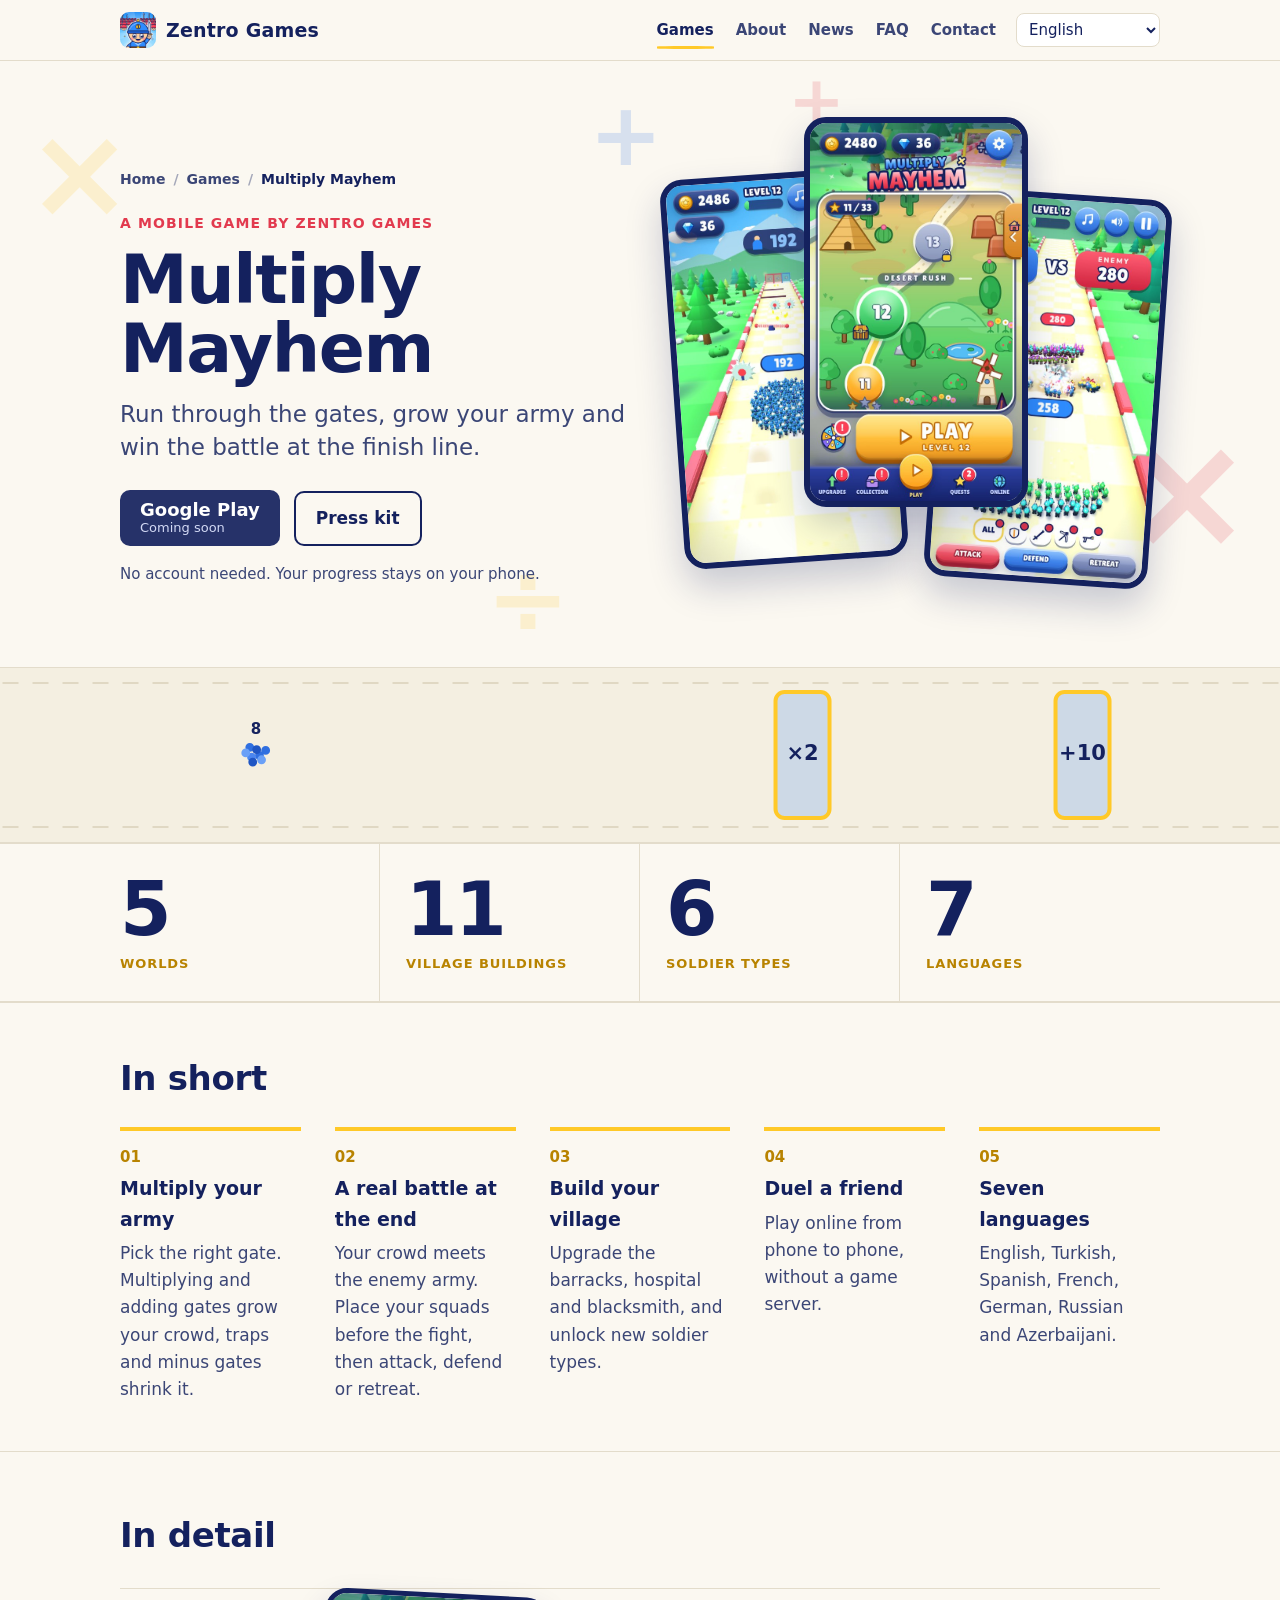
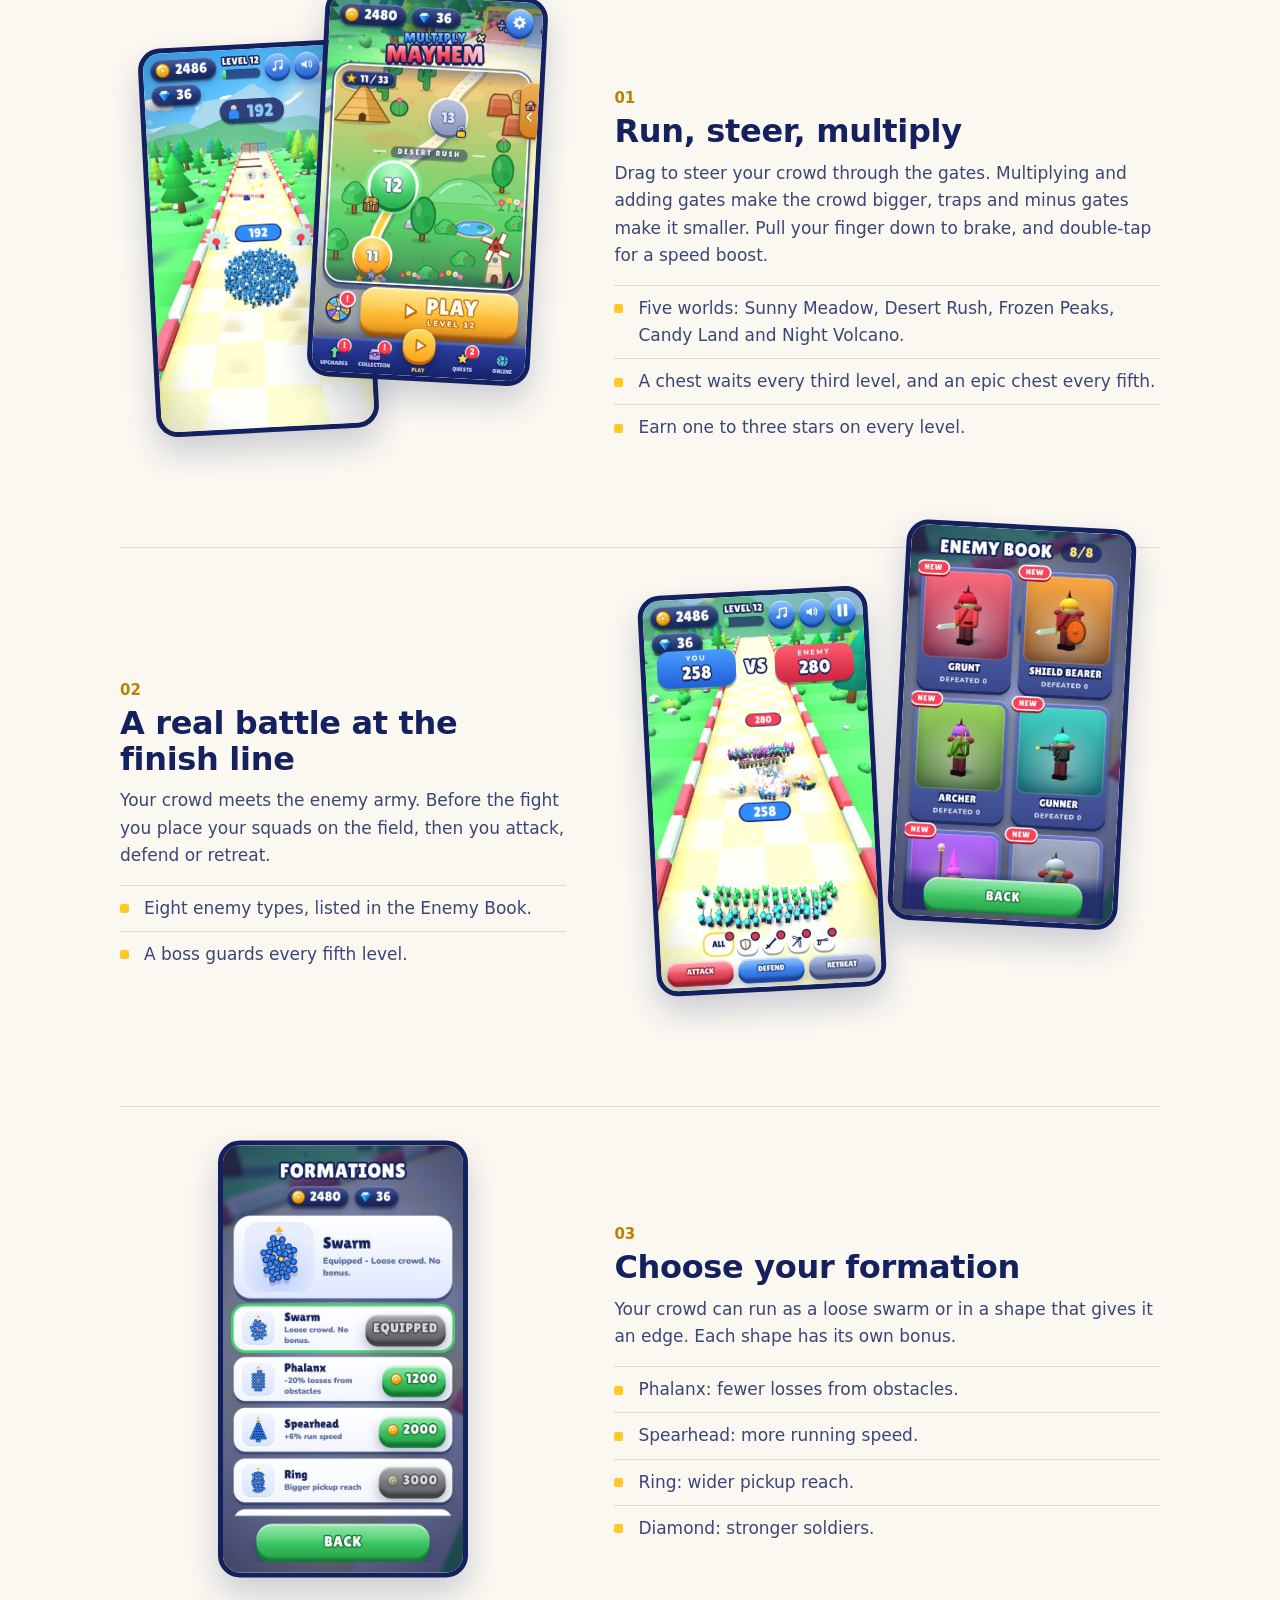
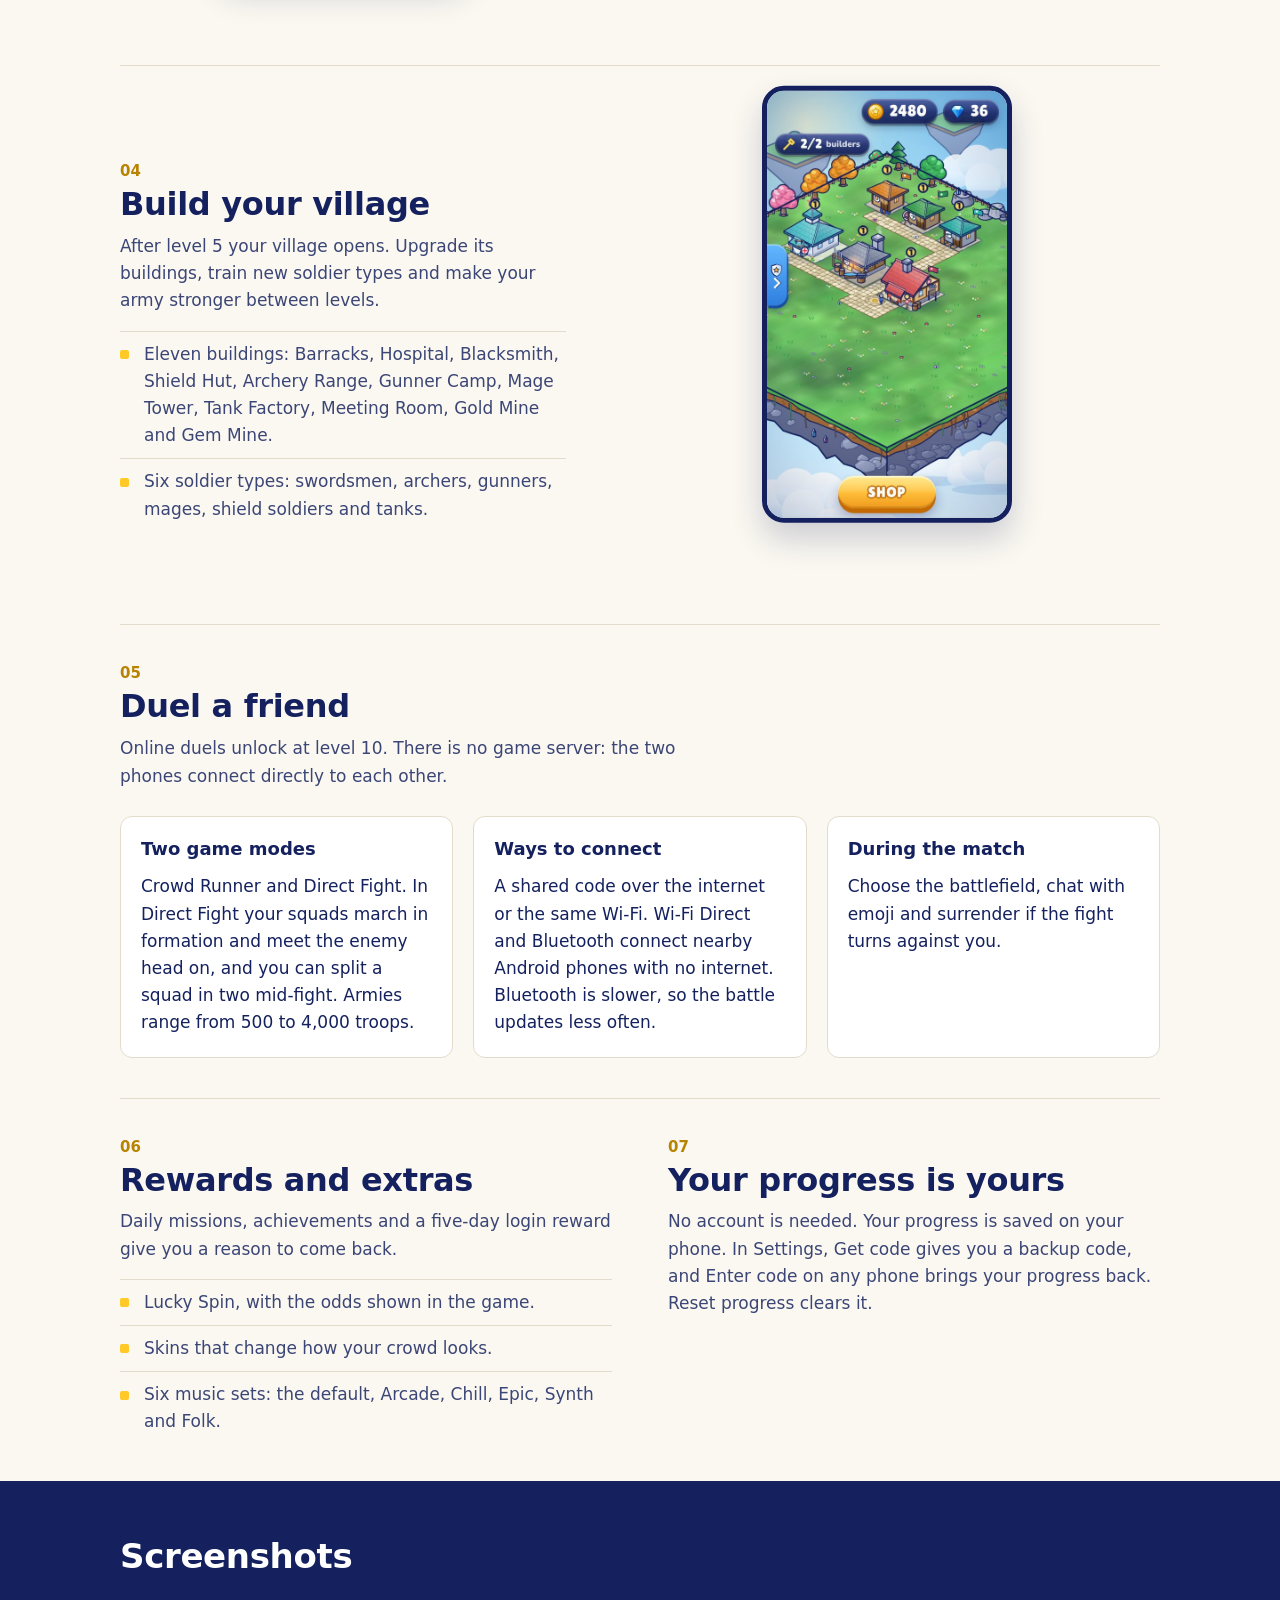
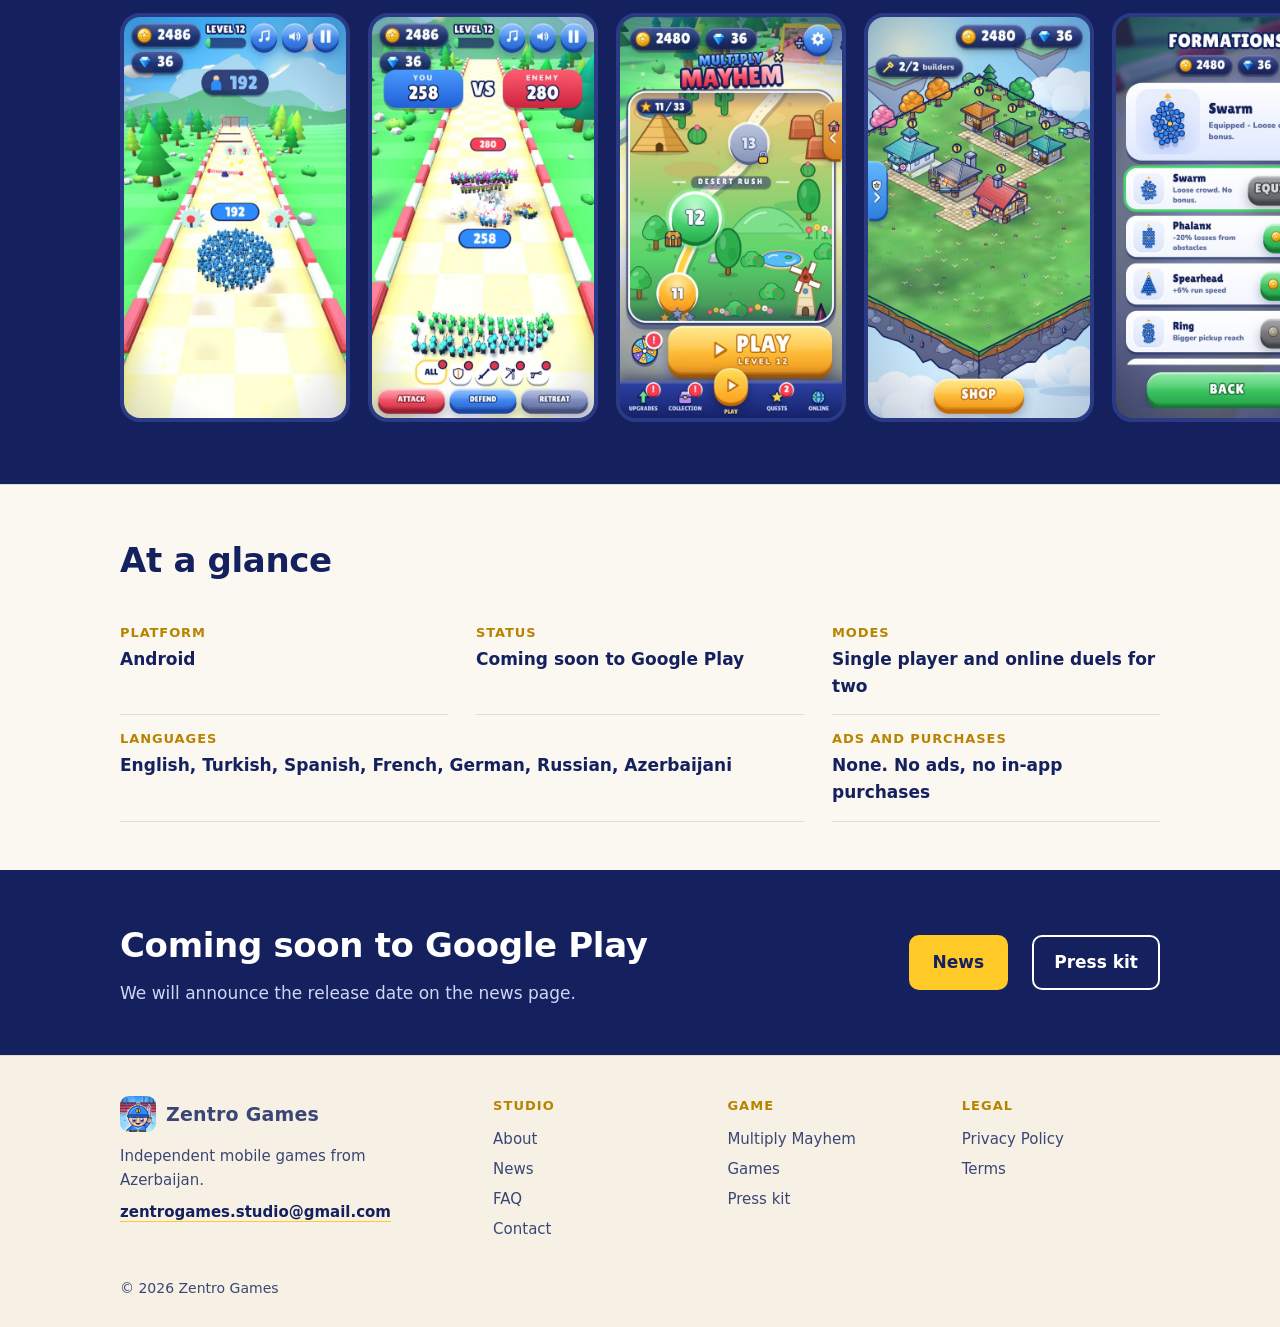
<file: multiply-mayhem.html>
<!doctype html>
<html lang="en">
<head>
<meta charset="utf-8">
<meta name="viewport" content="width=device-width,initial-scale=1">
<script>document.documentElement.className+=" js"</script>
<title>Multiply Mayhem | Zentro Games</title>
<meta name="description" content="Multiply Mayhem is a mobile army-runner by Zentro Games. Pick the right gates, win the battle, build your village and duel a friend. No ads, no account.">
<meta name="theme-color" content="#fbf8f1">
<link rel="canonical" href="https://zentrogames.github.io/multiply-mayhem.html">
<link rel="icon" href="favicon.png">
<link rel="apple-touch-icon" href="apple-touch-icon.png">
<meta property="og:type" content="website">
<meta property="og:site_name" content="Zentro Games">
<meta property="og:title" content="Multiply Mayhem | Zentro Games">
<meta property="og:description" content="Multiply Mayhem is a mobile army-runner by Zentro Games. Pick the right gates, win the battle, build your village and duel a friend. No ads, no account.">
<meta property="og:url" content="https://zentrogames.github.io/multiply-mayhem.html">
<meta property="og:image" content="https://zentrogames.github.io/og.jpg">
<meta property="og:image:width" content="1200">
<meta property="og:image:height" content="630">
<meta property="og:image:alt" content="Multiply Mayhem: an army running through multiplication gates">
<meta name="twitter:card" content="summary_large_image">
<link rel="stylesheet" href="style.css">
<script type="application/ld+json">
{"@context":"https://schema.org","@graph":[{"@type":"Organization","@id":"https://zentrogames.github.io/#org","name":"Zentro Games","url":"https://zentrogames.github.io/","logo":"https://zentrogames.github.io/icon-512.png","email":"zentrogames.studio@gmail.com","address":{"@type":"PostalAddress","addressCountry":"AZ"}},{"@type":"VideoGame","name":"Multiply Mayhem","url":"https://zentrogames.github.io/multiply-mayhem.html","image":"https://zentrogames.github.io/og.jpg","applicationCategory":"GameApplication","operatingSystem":"Android","publisher":{"@id":"https://zentrogames.github.io/#org"},"inLanguage":["en","tr","es","fr","de","ru","az"]},{"@type":"BreadcrumbList","itemListElement":[{"@type":"ListItem","position":1,"name":"Home","item":"https://zentrogames.github.io/"},{"@type":"ListItem","position":2,"name":"Games","item":"https://zentrogames.github.io/games.html"},{"@type":"ListItem","position":3,"name":"Multiply Mayhem","item":"https://zentrogames.github.io/multiply-mayhem.html"}]}]}
</script>
</head>
<body>
<div class="prog" aria-hidden="true"></div>
<a class="skip" href="#top" data-i="skip">Skip to content</a>
<header class="top">
  <a class="brand" href="index.html"><img src="icon-192.png" width="36" height="36" alt=""><span>Zentro Games</span></a>
  <label class="lang"><span class="sr" data-i="lang_label">Language</span>
    <select id="lang">
      <option value="en">English</option><option value="tr">T&uuml;rk&ccedil;e</option><option value="es">Espa&ntilde;ol</option>
      <option value="fr">Fran&ccedil;ais</option><option value="de">Deutsch</option><option value="ru">&#1056;&#1091;&#1089;&#1089;&#1082;&#1080;&#1081;</option><option value="az">Az&#601;rbaycanca</option>
    </select>
  </label>
  <nav aria-label="Main menu" data-ial="ar_main">
    <a href="games.html" aria-current="page" data-i="nav_games">Games</a>
    <a href="about.html" data-i="nav_about">About</a>
    <a href="news.html" data-i="nav_news">News</a>
    <a href="faq.html" data-i="nav_faq">FAQ</a>
    <a href="contact.html" data-i="nav_contact">Contact</a>
  </nav>
</header>

<main id="top">
  <section class="hero wrap">
    <div class="hero-bg" aria-hidden="true"><i class="sh a" data-k=".10">&times;</i><i class="sh b" data-k=".18">+</i><i class="sh c" data-k=".06">&times;</i><i class="sh d" data-k=".14">&divide;</i><i class="sh e" data-k=".22">+</i></div>
    <div class="hero-text">
      <nav class="crumbs" aria-label="Breadcrumb" data-ial="ar_bc"><a href="index.html" data-i="bc_home">Home</a><i aria-hidden="true">/</i><a href="games.html"><span data-i="nav_games">Games</span></a><i aria-hidden="true">/</i><span aria-current="page"><span>Multiply Mayhem</span></span></nav>
      <p class="eyebrow ld" style="--i:0" data-i="eyebrow">A mobile game by Zentro Games</p>
      <h1 class="split">Multiply Mayhem</h1>
      <p class="lead ld" style="--i:3" data-i="lead">Run through the gates, grow your army and win the battle at the finish line.</p>
      <p class="cta-row ld" style="--i:4"><span class="store" aria-disabled="true"><b data-i="store_a">Google Play</b><small data-i="store_b">Coming soon</small></span> <a class="ghost" href="presskit.zip" download data-i="ft_kit">Press kit</a></p>
      <p class="fine ld" style="--i:5" data-i="fine">No account needed. Your progress stays on your phone.</p>
    </div>
    <div class="shots">
      <img class="s1" src="shot-run.jpg" width="270" height="480" alt="Running an army through multiplication gates" data-ialt="alt_run">
      <img class="s2" src="shot-map.jpg" width="270" height="480" alt="Level map in Multiply Mayhem" data-ialt="alt_menu">
      <img class="s3" src="shot-battle.jpg" width="270" height="480" alt="Two armies fighting at the end of a level" data-ialt="alt_battle">
    </div>
  </section>

  <div class="lane" aria-hidden="true"><canvas id="lane"></canvas></div>

  <section class="stats wrap"><div class="stats-in"><div class="stat" data-rv><b data-count="5">5</b><span data-i="st1_l">worlds</span></div><div class="stat" data-rv><b data-count="11">11</b><span data-i="st2_l">village buildings</span></div><div class="stat" data-rv><b data-count="6">6</b><span data-i="st3_l">soldier types</span></div><div class="stat" data-rv><b data-count="7">7</b><span data-i="st4_l">languages</span></div></div></section>


  <section class="features wrap">
    <h2 data-rv data-i="m_in_t">In short</h2>
    <ol><li data-rv><h3 data-i="f1_h">Multiply your army</h3><p data-i="f1_p">Pick the right gate. Multiplying and adding gates grow your crowd, traps and minus gates shrink it.</p></li><li data-rv><h3 data-i="f2_h">A real battle at the end</h3><p data-i="f2_p">Your crowd meets the enemy army. Place your squads before the fight, then attack, defend or retreat.</p></li><li data-rv><h3 data-i="f3_h">Build your village</h3><p data-i="f3_p">Upgrade the barracks, hospital and blacksmith, and unlock new soldier types.</p></li><li data-rv><h3 data-i="f4_h">Duel a friend</h3><p data-i="f4_p">Play online from phone to phone, without a game server.</p></li><li data-rv><h3 data-i="f5_h">Seven languages</h3><p data-i="f5_p">English, Turkish, Spanish, French, German, Russian and Azerbaijani.</p></li></ol>
  </section>

  <section class="det wrap">
    <h2 data-rv data-i="m_det_t">In detail</h2>
    <div class="row">
      <div class="vis" data-rv><img class="a" src="shot-run.jpg" width="270" height="480" loading="lazy" data-par=".035" alt="Running an army through multiplication gates" data-ialt="alt_run"><img class="b" src="shot-map.jpg" width="270" height="480" loading="lazy" data-par=".08" alt="Level map in Multiply Mayhem" data-ialt="alt_menu"></div>
      <div class="txt" data-rv><p class="num">01</p><h3 data-i="m1_h">Run, steer, multiply</h3><p data-i="m1_p">Drag to steer your crowd through the gates. Multiplying and adding gates make the crowd bigger, traps and minus gates make it smaller. Pull your finger down to brake, and double-tap for a speed boost.</p><ul class="blist"><li data-i="m1_b1">Five worlds: Sunny Meadow, Desert Rush, Frozen Peaks, Candy Land and Night Volcano.</li><li data-i="m1_b2">A chest waits every third level, and an epic chest every fifth.</li><li data-i="m1_b3">Earn one to three stars on every level.</li></ul></div>
    </div>
    <div class="row flip">
      <div class="vis" data-rv><img class="a" src="shot-battle.jpg" width="270" height="480" loading="lazy" data-par=".035" alt="Two armies fighting at the end of a level" data-ialt="alt_battle"><img class="b" src="shot-book.jpg" width="270" height="480" loading="lazy" data-par=".08" alt="The Enemy Book with grunt, shield bearer, archer and gunner" data-ialt="alt_book"></div>
      <div class="txt" data-rv><p class="num">02</p><h3 data-i="m2_h">A real battle at the finish line</h3><p data-i="m2_p">Your crowd meets the enemy army. Before the fight you place your squads on the field, then you attack, defend or retreat.</p><ul class="blist"><li data-i="m2_b1">Eight enemy types, listed in the Enemy Book.</li><li data-i="m2_b2">A boss guards every fifth level.</li></ul></div>
    </div>
    <div class="row">
      <div class="vis" data-rv><img class="a one" src="shot-formations.jpg" width="270" height="480" loading="lazy" data-par=".04" alt="Formations screen with Swarm and Phalanx" data-ialt="alt_forms"></div>
      <div class="txt" data-rv><p class="num">03</p><h3 data-i="m3_h">Choose your formation</h3><p data-i="m3_p">Your crowd can run as a loose swarm or in a shape that gives it an edge. Each shape has its own bonus.</p><ul class="blist"><li data-i="m3_b1">Phalanx: fewer losses from obstacles.</li><li data-i="m3_b2">Spearhead: more running speed.</li><li data-i="m3_b3">Ring: wider pickup reach.</li><li data-i="m3_b4">Diamond: stronger soldiers.</li></ul></div>
    </div>
    <div class="row flip">
      <div class="vis" data-rv><img class="a one" src="shot-village.jpg" width="270" height="480" loading="lazy" data-par=".04" alt="The village where you build a barracks, hospital and more" data-ialt="alt_village"></div>
      <div class="txt" data-rv><p class="num">04</p><h3 data-i="m4_h">Build your village</h3><p data-i="m4_p">After level 5 your village opens. Upgrade its buildings, train new soldier types and make your army stronger between levels.</p><ul class="blist"><li data-i="m4_b1">Eleven buildings: Barracks, Hospital, Blacksmith, Shield Hut, Archery Range, Gunner Camp, Mage Tower, Tank Factory, Meeting Room, Gold Mine and Gem Mine.</li><li data-i="m4_b2">Six soldier types: swordsmen, archers, gunners, mages, shield soldiers and tanks.</li></ul></div>
    </div>
    <div class="online">
      <div class="on-head" data-rv><p class="num">05</p><h3 data-i="f4_h">Duel a friend</h3><p data-i="m5_p">Online duels unlock at level 10. There is no game server: the two phones connect directly to each other.</p></div>
      <div class="cards">
        <div data-rv><h4 data-i="m5a_h">Two game modes</h4><p data-i="m5a_p">Crowd Runner and Direct Fight. In Direct Fight your squads march in formation and meet the enemy head on, and you can split a squad in two mid-fight. Armies range from 500 to 4,000 troops.</p></div>
        <div data-rv><h4 data-i="m5b_h">Ways to connect</h4><p data-i="m5b_p">A shared code over the internet or the same Wi-Fi. Wi-Fi Direct and Bluetooth connect nearby Android phones with no internet. Bluetooth is slower, so the battle updates less often.</p></div>
        <div data-rv><h4 data-i="m5c_h">During the match</h4><p data-i="m5c_p">Choose the battlefield, chat with emoji and surrender if the fight turns against you.</p></div>
      </div>
    </div>
    <div class="duo">
      <div data-rv><p class="num">06</p><h3 data-i="m6_h">Rewards and extras</h3><p data-i="m6_p">Daily missions, achievements and a five-day login reward give you a reason to come back.</p><ul class="blist"><li data-i="m6_b1">Lucky Spin, with the odds shown in the game.</li><li data-i="m6_b2">Skins that change how your crowd looks.</li><li data-i="m6_b3">Six music sets: the default, Arcade, Chill, Epic, Synth and Folk.</li></ul></div>
      <div data-rv><p class="num">07</p><h3 data-i="m7_h">Your progress is yours</h3><p data-i="m7_p">No account is needed. Your progress is saved on your phone. In Settings, Get code gives you a backup code, and Enter code on any phone brings your progress back. Reset progress clears it.</p></div>
    </div>
  </section>

  <section class="band" id="shots" aria-labelledby="shots-h">
    <div class="wrap"><h2 id="shots-h" data-rv data-i="g_title">Screenshots</h2></div>
    <div class="reel" tabindex="0" role="region" aria-labelledby="shots-h">
      <img src="shot-run.jpg" width="270" height="480" loading="lazy" alt="Running an army through multiplication gates" data-ialt="alt_run"><img src="shot-battle.jpg" width="270" height="480" loading="lazy" alt="Two armies fighting at the end of a level" data-ialt="alt_battle"><img src="shot-map.jpg" width="270" height="480" loading="lazy" alt="Level map in Multiply Mayhem" data-ialt="alt_menu"><img src="shot-village.jpg" width="270" height="480" loading="lazy" alt="The village where you build a barracks, hospital and more" data-ialt="alt_village"><img src="shot-formations.jpg" width="270" height="480" loading="lazy" alt="Formations screen with Swarm and Phalanx" data-ialt="alt_forms"><img src="shot-book.jpg" width="270" height="480" loading="lazy" alt="The Enemy Book with grunt, shield bearer, archer and gunner" data-ialt="alt_book">
    </div>
  </section>

  <section class="facts wrap">
    <h2 data-rv data-i="g_facts">At a glance</h2>
    <dl class="facts5"><div data-rv><dt data-i="fk1">Platform</dt><dd data-i="fv1">Android</dd></div><div data-rv><dt data-i="fk2">Status</dt><dd data-i="fv2">Coming soon to Google Play</dd></div><div data-rv><dt data-i="fk3">Modes</dt><dd data-i="fv3">Single player and online duels for two</dd></div><div data-rv><dt data-i="fk4">Languages</dt><dd data-i="fv4">English, Turkish, Spanish, French, German, Russian, Azerbaijani</dd></div><div data-rv><dt data-i="fk5">Ads and purchases</dt><dd data-i="fv5">None. No ads, no in-app purchases</dd></div></dl>
  </section>

  <section class="cta">
  <div class="cta-in wrap">
    <div class="cta-txt"><h2 data-rv data-i="fv2">Coming soon to Google Play</h2><p data-rv data-i="m_cta_p">We will announce the release date on the news page.</p></div>
    <div class="cta-act" data-rv><a class="btn sun" href="news.html" data-i="nav_news">News</a> <a class="ghost light" href="presskit.zip" download data-i="ft_kit">Press kit</a></div>
  </div>
</section>

</main>

<footer class="ft">
  <div class="ft-in wrap">
    <div class="ft-brand">
      <a class="brand" href="index.html"><img src="icon-192.png" width="36" height="36" alt=""><span>Zentro Games</span></a>
      <p data-i="ft_tag">Independent mobile games from Azerbaijan.</p>
      <a class="mail" href="mailto:zentrogames.studio@gmail.com">zentrogames.studio@gmail.com</a>
    </div>
    <div class="ft-col"><h4 data-i="ft_studio">Studio</h4><ul>
      <li><a href="about.html" data-i="nav_about">About</a></li>
      <li><a href="news.html" data-i="nav_news">News</a></li>
      <li><a href="faq.html" data-i="nav_faq">FAQ</a></li>
      <li><a href="contact.html" data-i="nav_contact">Contact</a></li></ul></div>
    <div class="ft-col"><h4 data-i="ft_game">Game</h4><ul>
      <li><a href="multiply-mayhem.html">Multiply Mayhem</a></li>
      <li><a href="games.html" data-i="nav_games">Games</a></li>
      <li><a href="presskit.zip" download data-i="ft_kit">Press kit</a></li></ul></div>
    <div class="ft-col"><h4 data-i="ft_legal">Legal</h4><ul>
      <li><a href="privacy.html" data-i="f_privacy">Privacy Policy</a></li>
      <li><a href="terms.html" data-i="f_terms">Terms</a></li></ul></div>
  </div>
  <p class="ft-copy wrap">&copy; 2026 Zentro Games</p>
</footer>
<script src="app.js"></script>
<script src="fx.js"></script>
</body>
</html>
</file>
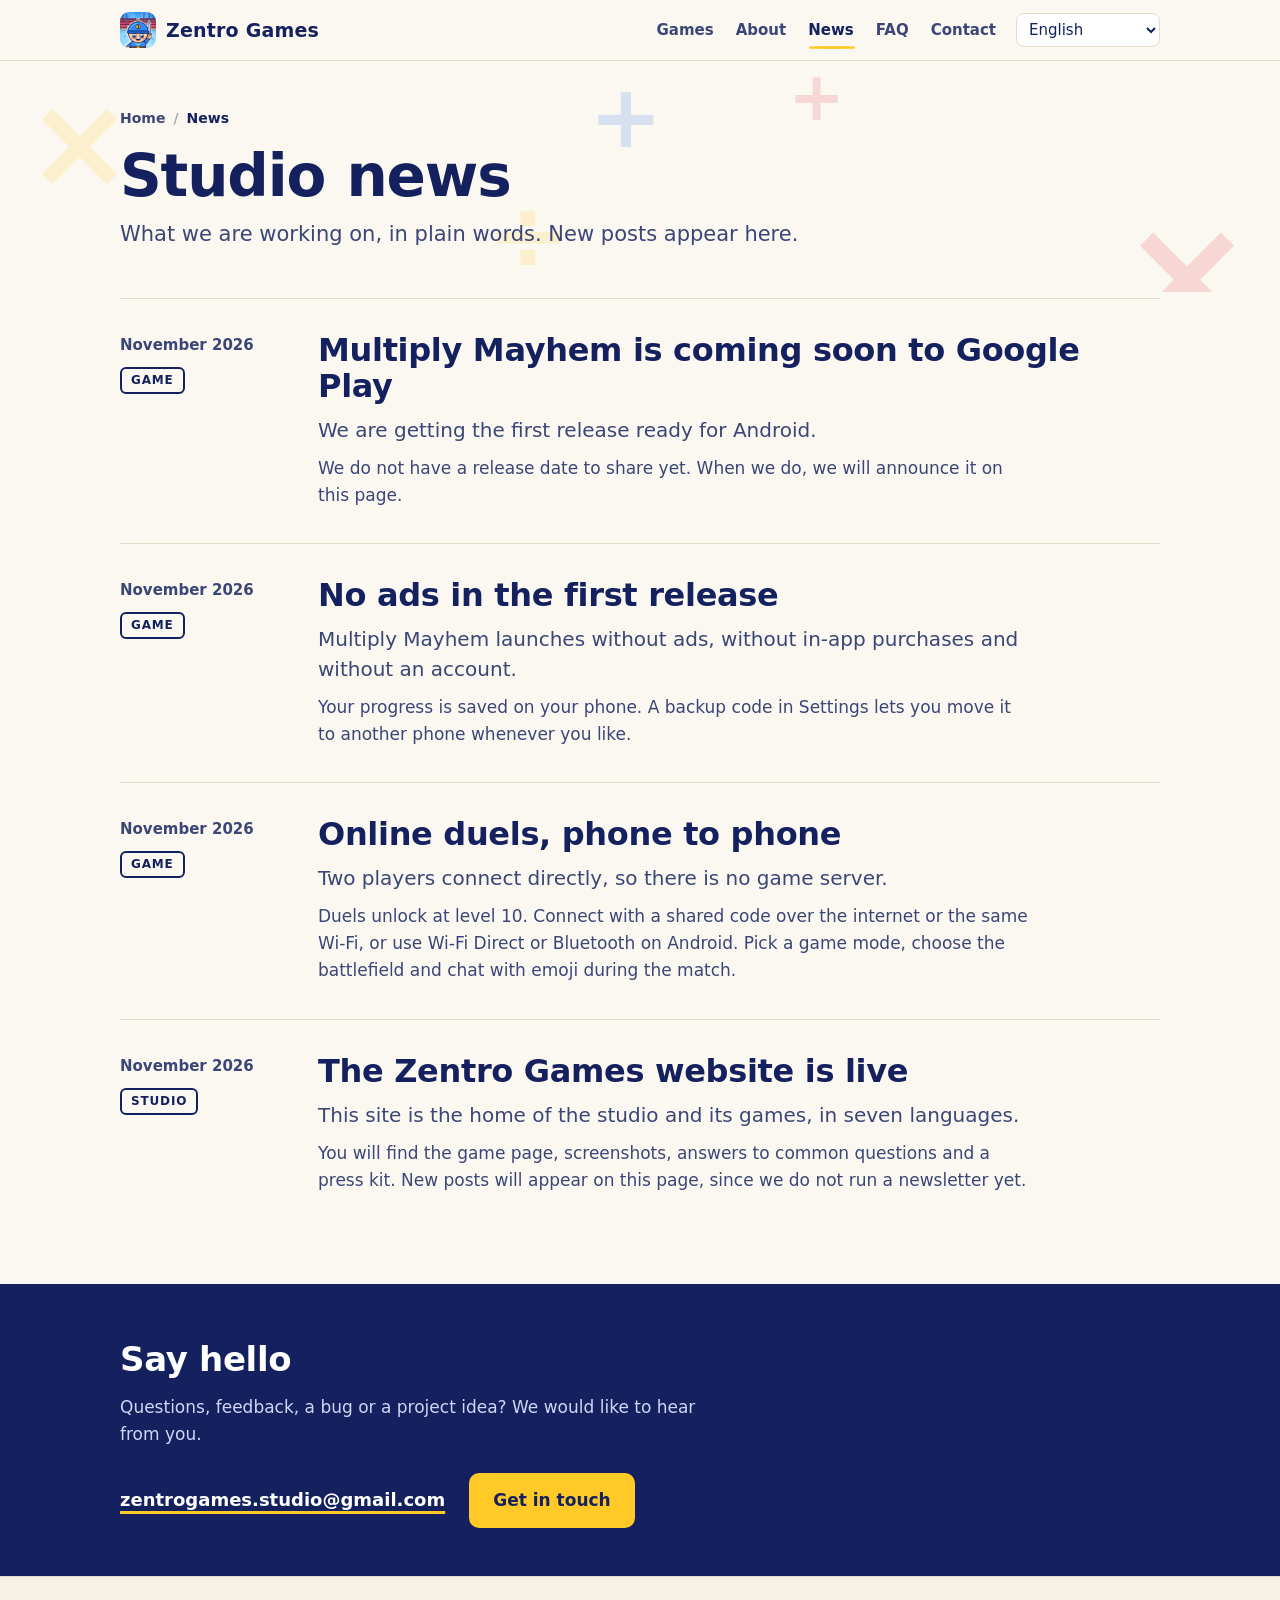
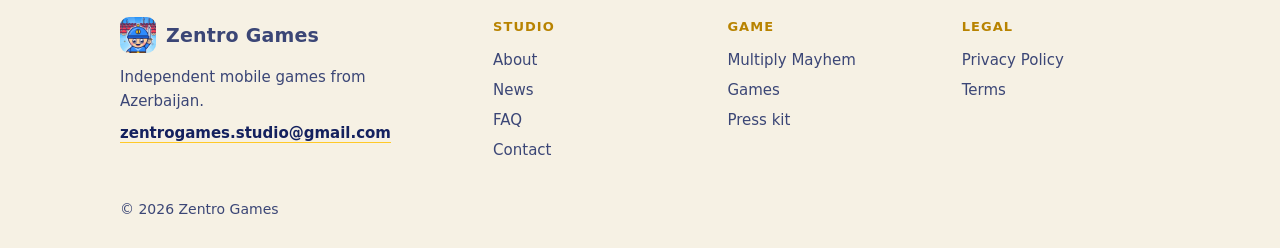
<file: news.html>
<!doctype html>
<html lang="en">
<head>
<meta charset="utf-8">
<meta name="viewport" content="width=device-width,initial-scale=1">
<script>document.documentElement.className+=" js"</script>
<title>News | Zentro Games</title>
<meta name="description" content="News from Zentro Games: the release of Multiply Mayhem, no ads in the first release, online duels and more.">
<meta name="theme-color" content="#fbf8f1">
<link rel="canonical" href="https://zentrogames.github.io/news.html">
<link rel="icon" href="favicon.png">
<link rel="apple-touch-icon" href="apple-touch-icon.png">
<meta property="og:type" content="website">
<meta property="og:site_name" content="Zentro Games">
<meta property="og:title" content="News | Zentro Games">
<meta property="og:description" content="News from Zentro Games: the release of Multiply Mayhem, no ads in the first release, online duels and more.">
<meta property="og:url" content="https://zentrogames.github.io/news.html">
<meta property="og:image" content="https://zentrogames.github.io/og.jpg">
<meta property="og:image:width" content="1200">
<meta property="og:image:height" content="630">
<meta property="og:image:alt" content="Multiply Mayhem: an army running through multiplication gates">
<meta name="twitter:card" content="summary_large_image">
<link rel="stylesheet" href="style.css">
<script type="application/ld+json">
{"@context":"https://schema.org","@graph":[{"@type":"Organization","@id":"https://zentrogames.github.io/#org","name":"Zentro Games","url":"https://zentrogames.github.io/","logo":"https://zentrogames.github.io/icon-512.png","email":"zentrogames.studio@gmail.com","address":{"@type":"PostalAddress","addressCountry":"AZ"}},{"@type":"BreadcrumbList","itemListElement":[{"@type":"ListItem","position":1,"name":"Home","item":"https://zentrogames.github.io/"},{"@type":"ListItem","position":2,"name":"News","item":"https://zentrogames.github.io/news.html"}]}]}
</script>
</head>
<body data-t="nav_news" data-tsuf>
<div class="prog" aria-hidden="true"></div>
<a class="skip" href="#top" data-i="skip">Skip to content</a>
<header class="top">
  <a class="brand" href="index.html"><img src="icon-192.png" width="36" height="36" alt=""><span>Zentro Games</span></a>
  <label class="lang"><span class="sr" data-i="lang_label">Language</span>
    <select id="lang">
      <option value="en">English</option><option value="tr">T&uuml;rk&ccedil;e</option><option value="es">Espa&ntilde;ol</option>
      <option value="fr">Fran&ccedil;ais</option><option value="de">Deutsch</option><option value="ru">&#1056;&#1091;&#1089;&#1089;&#1082;&#1080;&#1081;</option><option value="az">Az&#601;rbaycanca</option>
    </select>
  </label>
  <nav aria-label="Main menu" data-ial="ar_main">
    <a href="games.html" data-i="nav_games">Games</a>
    <a href="about.html" data-i="nav_about">About</a>
    <a href="news.html" aria-current="page" data-i="nav_news">News</a>
    <a href="faq.html" data-i="nav_faq">FAQ</a>
    <a href="contact.html" data-i="nav_contact">Contact</a>
  </nav>
</header>

<main id="top">
  <section class="pagehead wrap">
  <div class="hero-bg" aria-hidden="true"><i class="sh a" data-k=".10">&times;</i><i class="sh b" data-k=".18">+</i><i class="sh c" data-k=".06">&times;</i><i class="sh d" data-k=".14">&divide;</i><i class="sh e" data-k=".22">+</i></div>
  <div class="ph-text">
    <nav class="crumbs" aria-label="Breadcrumb" data-ial="ar_bc"><a href="index.html" data-i="bc_home">Home</a><i aria-hidden="true">/</i><span aria-current="page"><span data-i="nav_news">News</span></span></nav>
    <h1 class="split" data-i="nw_h1">Studio news</h1>
    <p class="lead2 ld" style="--i:3" data-i="nw_lead">What we are working on, in plain words. New posts appear here.</p>
  </div>
</section>

  <section class="posts wrap">
    <article class="post" id="n1" data-rv>
      <div class="post-meta"><time datetime="2026-11" data-i="n_date">November 2026</time><span class="tag" data-i="ft_game">Game</span></div>
      <div class="post-body"><h2 data-i="n1_t">Multiply Mayhem is coming soon to Google Play</h2><p class="lead2" data-i="n1_s">We are getting the first release ready for Android.</p><p data-i="n1_p">We do not have a release date to share yet. When we do, we will announce it on this page.</p></div>
    </article>
    <article class="post" id="n2" data-rv>
      <div class="post-meta"><time datetime="2026-11" data-i="n_date">November 2026</time><span class="tag" data-i="ft_game">Game</span></div>
      <div class="post-body"><h2 data-i="n2_t">No ads in the first release</h2><p class="lead2" data-i="n2_s">Multiply Mayhem launches without ads, without in-app purchases and without an account.</p><p data-i="n2_p">Your progress is saved on your phone. A backup code in Settings lets you move it to another phone whenever you like.</p></div>
    </article>
    <article class="post" id="n3" data-rv>
      <div class="post-meta"><time datetime="2026-11" data-i="n_date">November 2026</time><span class="tag" data-i="ft_game">Game</span></div>
      <div class="post-body"><h2 data-i="n3_t">Online duels, phone to phone</h2><p class="lead2" data-i="n3_s">Two players connect directly, so there is no game server.</p><p data-i="n3_p">Duels unlock at level 10. Connect with a shared code over the internet or the same Wi-Fi, or use Wi-Fi Direct or Bluetooth on Android. Pick a game mode, choose the battlefield and chat with emoji during the match.</p></div>
    </article>
    <article class="post" id="n4" data-rv>
      <div class="post-meta"><time datetime="2026-11" data-i="n_date">November 2026</time><span class="tag" data-i="ft_studio">Studio</span></div>
      <div class="post-body"><h2 data-i="n4_t">The Zentro Games website is live</h2><p class="lead2" data-i="n4_s">This site is the home of the studio and its games, in seven languages.</p><p data-i="n4_p">You will find the game page, screenshots, answers to common questions and a press kit. New posts will appear on this page, since we do not run a newsletter yet.</p></div>
    </article>
  </section>
  <section class="cta">
  <div class="cta-in wrap">
    <div class="cta-txt"><h2 data-rv data-i="h_ct_t">Say hello</h2><p data-rv data-i="h_ct_p">Questions, feedback, a bug or a project idea? We would like to hear from you.</p></div>
    <div class="cta-act" data-rv><a class="mail" href="mailto:zentrogames.studio@gmail.com">zentrogames.studio@gmail.com</a><a class="btn sun" href="contact.html" data-i="cta_contact">Get in touch</a></div>
  </div>
</section>

</main>

<footer class="ft">
  <div class="ft-in wrap">
    <div class="ft-brand">
      <a class="brand" href="index.html"><img src="icon-192.png" width="36" height="36" alt=""><span>Zentro Games</span></a>
      <p data-i="ft_tag">Independent mobile games from Azerbaijan.</p>
      <a class="mail" href="mailto:zentrogames.studio@gmail.com">zentrogames.studio@gmail.com</a>
    </div>
    <div class="ft-col"><h4 data-i="ft_studio">Studio</h4><ul>
      <li><a href="about.html" data-i="nav_about">About</a></li>
      <li><a href="news.html" data-i="nav_news">News</a></li>
      <li><a href="faq.html" data-i="nav_faq">FAQ</a></li>
      <li><a href="contact.html" data-i="nav_contact">Contact</a></li></ul></div>
    <div class="ft-col"><h4 data-i="ft_game">Game</h4><ul>
      <li><a href="multiply-mayhem.html">Multiply Mayhem</a></li>
      <li><a href="games.html" data-i="nav_games">Games</a></li>
      <li><a href="presskit.zip" download data-i="ft_kit">Press kit</a></li></ul></div>
    <div class="ft-col"><h4 data-i="ft_legal">Legal</h4><ul>
      <li><a href="privacy.html" data-i="f_privacy">Privacy Policy</a></li>
      <li><a href="terms.html" data-i="f_terms">Terms</a></li></ul></div>
  </div>
  <p class="ft-copy wrap">&copy; 2026 Zentro Games</p>
</footer>
<script src="app.js"></script>
<script src="fx.js"></script>
</body>
</html>
</file>
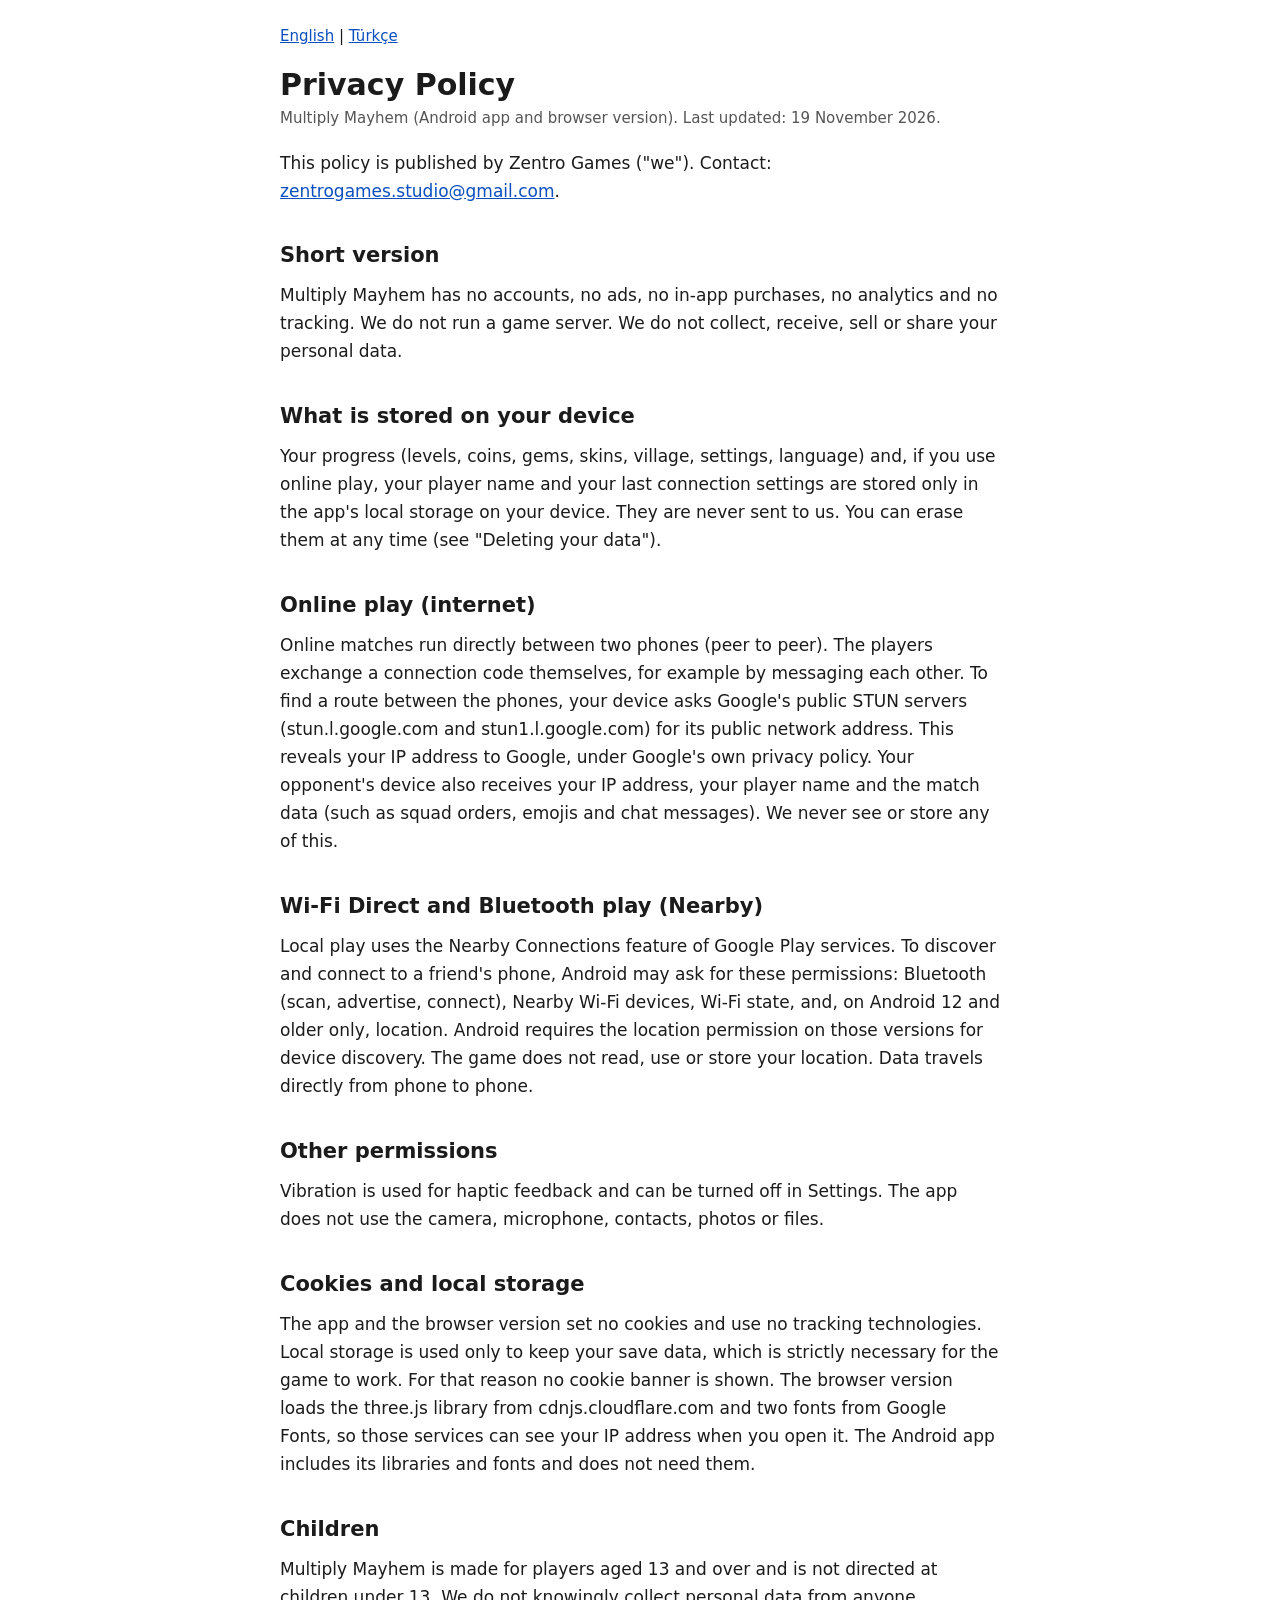
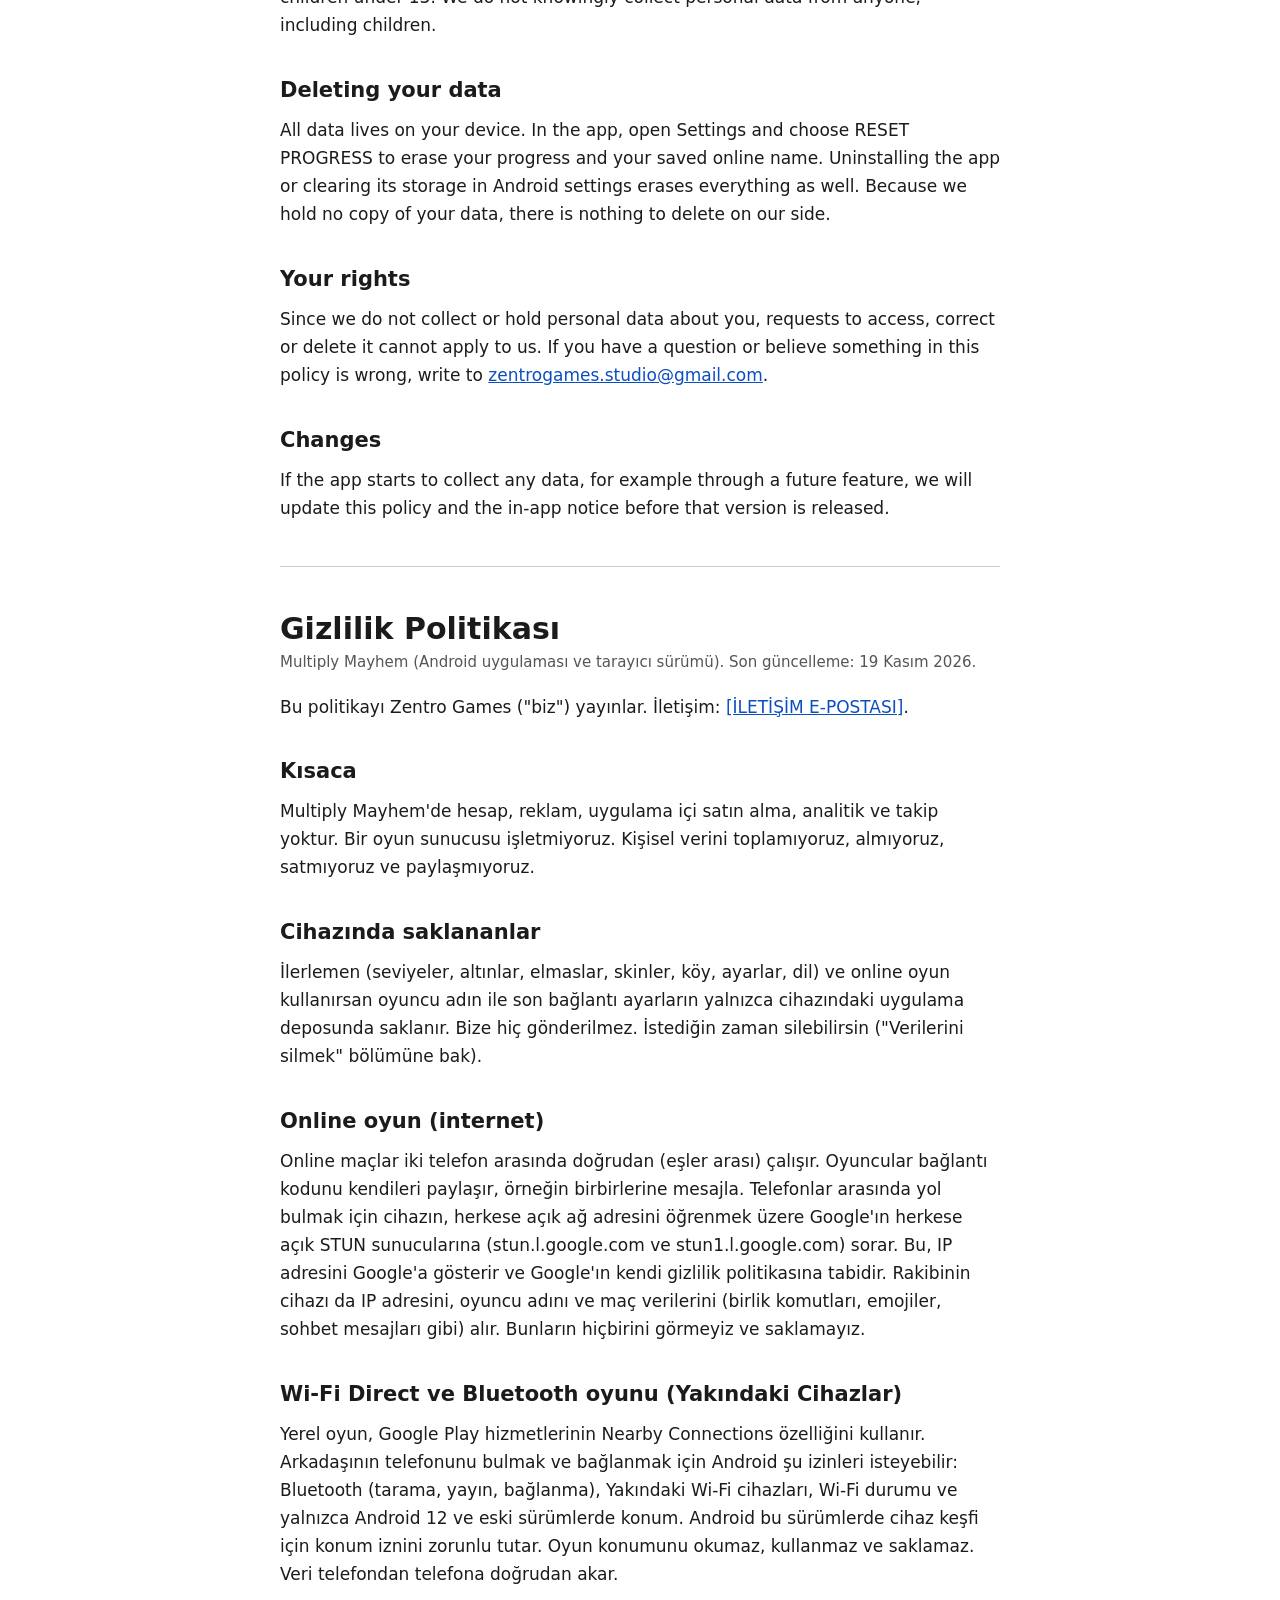
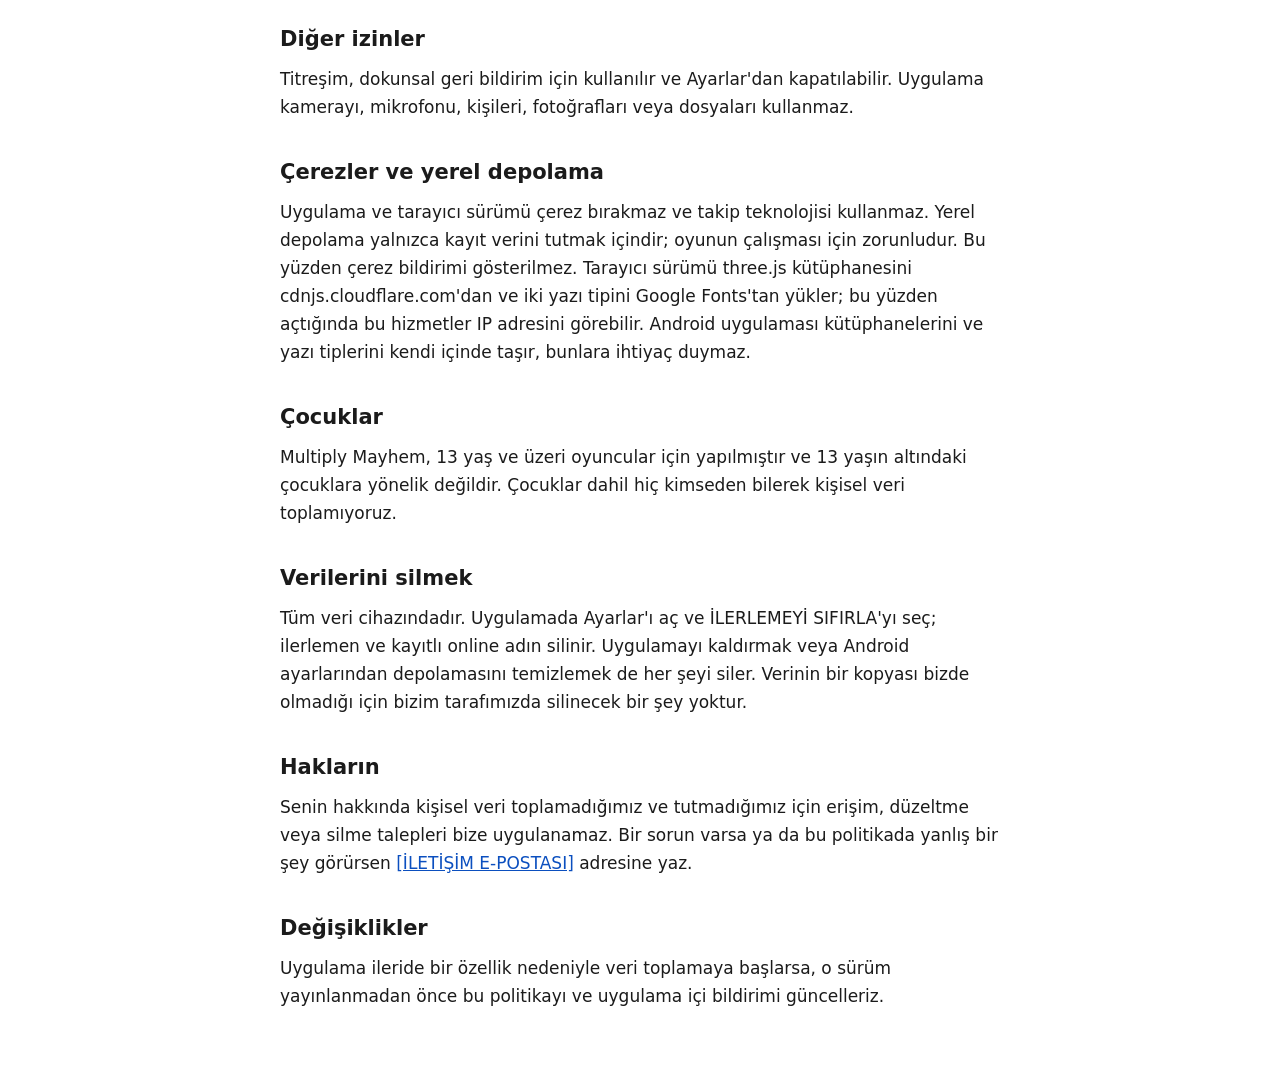
<file: privacy.html>
<!doctype html>
<html lang="en">
<head>
<meta charset="utf-8">
<meta name="viewport" content="width=device-width,initial-scale=1">
<title>Privacy Policy | Multiply Mayhem</title>
<link rel="icon" href="icon-512.png">
<style>
:root{color-scheme:light dark}
body{margin:0;font:17px/1.65 system-ui,-apple-system,"Segoe UI",Roboto,Arial,sans-serif;color:#1b1b1b;background:#fff}
main{max-width:720px;margin:0 auto;padding:24px 18px 64px}
h1{font-size:30px;line-height:1.2;margin:.2em 0 .1em}
h2{font-size:21px;margin:1.6em 0 .4em}
p,li{margin:.5em 0}
a{color:#0b4fbf}
nav.lang{margin:0 0 18px;font-size:15px}
.meta{color:#555;font-size:15px;margin:0 0 18px}
.note{border-left:4px solid #888;padding:2px 14px;background:#f4f4f4}
hr{border:0;border-top:1px solid #ccc;margin:44px 0}
@media (prefers-color-scheme:dark){body{background:#151515;color:#eee}a{color:#8ab4ff}.meta{color:#aaa}.note{background:#222;border-color:#777}hr{border-color:#444}}
</style>
</head>
<body>
<main>
<nav class="lang" aria-label="Language"><a href="#en">English</a> | <a href="#tr">T&uuml;rk&ccedil;e</a></nav>
<section id="en" lang="en">
<h1>Privacy Policy</h1>
<p class="meta">Multiply Mayhem (Android app and browser version). Last updated: 19 November 2026.</p>
<p>This policy is published by Zentro Games ("we"). Contact: <a href="mailto:zentrogames.studio@gmail.com">zentrogames.studio@gmail.com</a>.</p>

<h2>Short version</h2>
<p>Multiply Mayhem has no accounts, no ads, no in-app purchases, no analytics and no tracking. We do not run a game server. We do not collect, receive, sell or share your personal data.</p>

<h2>What is stored on your device</h2>
<p>Your progress (levels, coins, gems, skins, village, settings, language) and, if you use online play, your player name and your last connection settings are stored only in the app's local storage on your device. They are never sent to us. You can erase them at any time (see "Deleting your data").</p>

<h2>Online play (internet)</h2>
<p>Online matches run directly between two phones (peer to peer). The players exchange a connection code themselves, for example by messaging each other. To find a route between the phones, your device asks Google's public STUN servers (stun.l.google.com and stun1.l.google.com) for its public network address. This reveals your IP address to Google, under Google's own privacy policy. Your opponent's device also receives your IP address, your player name and the match data (such as squad orders, emojis and chat messages). We never see or store any of this.</p>

<h2>Wi-Fi Direct and Bluetooth play (Nearby)</h2>
<p>Local play uses the Nearby Connections feature of Google Play services. To discover and connect to a friend's phone, Android may ask for these permissions: Bluetooth (scan, advertise, connect), Nearby Wi-Fi devices, Wi-Fi state, and, on Android 12 and older only, location. Android requires the location permission on those versions for device discovery. The game does not read, use or store your location. Data travels directly from phone to phone.</p>

<h2>Other permissions</h2>
<p>Vibration is used for haptic feedback and can be turned off in Settings. The app does not use the camera, microphone, contacts, photos or files.</p>

<h2>Cookies and local storage</h2>
<p>The app and the browser version set no cookies and use no tracking technologies. Local storage is used only to keep your save data, which is strictly necessary for the game to work. For that reason no cookie banner is shown. The browser version loads the three.js library from cdnjs.cloudflare.com and two fonts from Google Fonts, so those services can see your IP address when you open it. The Android app includes its libraries and fonts and does not need them.</p>

<h2>Children</h2>
<p>Multiply Mayhem is made for players aged 13 and over and is not directed at children under 13. We do not knowingly collect personal data from anyone, including children.</p>

<h2>Deleting your data</h2>
<p>All data lives on your device. In the app, open Settings and choose RESET PROGRESS to erase your progress and your saved online name. Uninstalling the app or clearing its storage in Android settings erases everything as well. Because we hold no copy of your data, there is nothing to delete on our side.</p>

<h2>Your rights</h2>
<p>Since we do not collect or hold personal data about you, requests to access, correct or delete it cannot apply to us. If you have a question or believe something in this policy is wrong, write to <a href="mailto:zentrogames.studio@gmail.com">zentrogames.studio@gmail.com</a>.</p>

<h2>Changes</h2>
<p>If the app starts to collect any data, for example through a future feature, we will update this policy and the in-app notice before that version is released.</p>

</section>
<hr>
<section id="tr" lang="tr">
<h1>Gizlilik Politikası</h1>
<p class="meta">Multiply Mayhem (Android uygulaması ve tarayıcı sürümü). Son güncelleme: 19 Kasım 2026.</p>
<p>Bu politikayı Zentro Games ("biz") yayınlar. İletişim: <a href="mailto:[İLETİŞİM E-POSTASI]">[İLETİŞİM E-POSTASI]</a>.</p>

<h2>Kısaca</h2>
<p>Multiply Mayhem'de hesap, reklam, uygulama içi satın alma, analitik ve takip yoktur. Bir oyun sunucusu işletmiyoruz. Kişisel verini toplamıyoruz, almıyoruz, satmıyoruz ve paylaşmıyoruz.</p>

<h2>Cihazında saklananlar</h2>
<p>İlerlemen (seviyeler, altınlar, elmaslar, skinler, köy, ayarlar, dil) ve online oyun kullanırsan oyuncu adın ile son bağlantı ayarların yalnızca cihazındaki uygulama deposunda saklanır. Bize hiç gönderilmez. İstediğin zaman silebilirsin ("Verilerini silmek" bölümüne bak).</p>

<h2>Online oyun (internet)</h2>
<p>Online maçlar iki telefon arasında doğrudan (eşler arası) çalışır. Oyuncular bağlantı kodunu kendileri paylaşır, örneğin birbirlerine mesajla. Telefonlar arasında yol bulmak için cihazın, herkese açık ağ adresini öğrenmek üzere Google'ın herkese açık STUN sunucularına (stun.l.google.com ve stun1.l.google.com) sorar. Bu, IP adresini Google'a gösterir ve Google'ın kendi gizlilik politikasına tabidir. Rakibinin cihazı da IP adresini, oyuncu adını ve maç verilerini (birlik komutları, emojiler, sohbet mesajları gibi) alır. Bunların hiçbirini görmeyiz ve saklamayız.</p>

<h2>Wi-Fi Direct ve Bluetooth oyunu (Yakındaki Cihazlar)</h2>
<p>Yerel oyun, Google Play hizmetlerinin Nearby Connections özelliğini kullanır. Arkadaşının telefonunu bulmak ve bağlanmak için Android şu izinleri isteyebilir: Bluetooth (tarama, yayın, bağlanma), Yakındaki Wi-Fi cihazları, Wi-Fi durumu ve yalnızca Android 12 ve eski sürümlerde konum. Android bu sürümlerde cihaz keşfi için konum iznini zorunlu tutar. Oyun konumunu okumaz, kullanmaz ve saklamaz. Veri telefondan telefona doğrudan akar.</p>

<h2>Diğer izinler</h2>
<p>Titreşim, dokunsal geri bildirim için kullanılır ve Ayarlar'dan kapatılabilir. Uygulama kamerayı, mikrofonu, kişileri, fotoğrafları veya dosyaları kullanmaz.</p>

<h2>Çerezler ve yerel depolama</h2>
<p>Uygulama ve tarayıcı sürümü çerez bırakmaz ve takip teknolojisi kullanmaz. Yerel depolama yalnızca kayıt verini tutmak içindir; oyunun çalışması için zorunludur. Bu yüzden çerez bildirimi gösterilmez. Tarayıcı sürümü three.js kütüphanesini cdnjs.cloudflare.com'dan ve iki yazı tipini Google Fonts'tan yükler; bu yüzden açtığında bu hizmetler IP adresini görebilir. Android uygulaması kütüphanelerini ve yazı tiplerini kendi içinde taşır, bunlara ihtiyaç duymaz.</p>

<h2>Çocuklar</h2>
<p>Multiply Mayhem, 13 yaş ve üzeri oyuncular için yapılmıştır ve 13 yaşın altındaki çocuklara yönelik değildir. Çocuklar dahil hiç kimseden bilerek kişisel veri toplamıyoruz.</p>

<h2>Verilerini silmek</h2>
<p>Tüm veri cihazındadır. Uygulamada Ayarlar'ı aç ve İLERLEMEYİ SIFIRLA'yı seç; ilerlemen ve kayıtlı online adın silinir. Uygulamayı kaldırmak veya Android ayarlarından depolamasını temizlemek de her şeyi siler. Verinin bir kopyası bizde olmadığı için bizim tarafımızda silinecek bir şey yoktur.</p>

<h2>Hakların</h2>
<p>Senin hakkında kişisel veri toplamadığımız ve tutmadığımız için erişim, düzeltme veya silme talepleri bize uygulanamaz. Bir sorun varsa ya da bu politikada yanlış bir şey görürsen <a href="mailto:[İLETİŞİM E-POSTASI]">[İLETİŞİM E-POSTASI]</a> adresine yaz.</p>

<h2>Değişiklikler</h2>
<p>Uygulama ileride bir özellik nedeniyle veri toplamaya başlarsa, o sürüm yayınlanmadan önce bu politikayı ve uygulama içi bildirimi güncelleriz.</p>

</section>
</main>
</body>
</html>
</file>
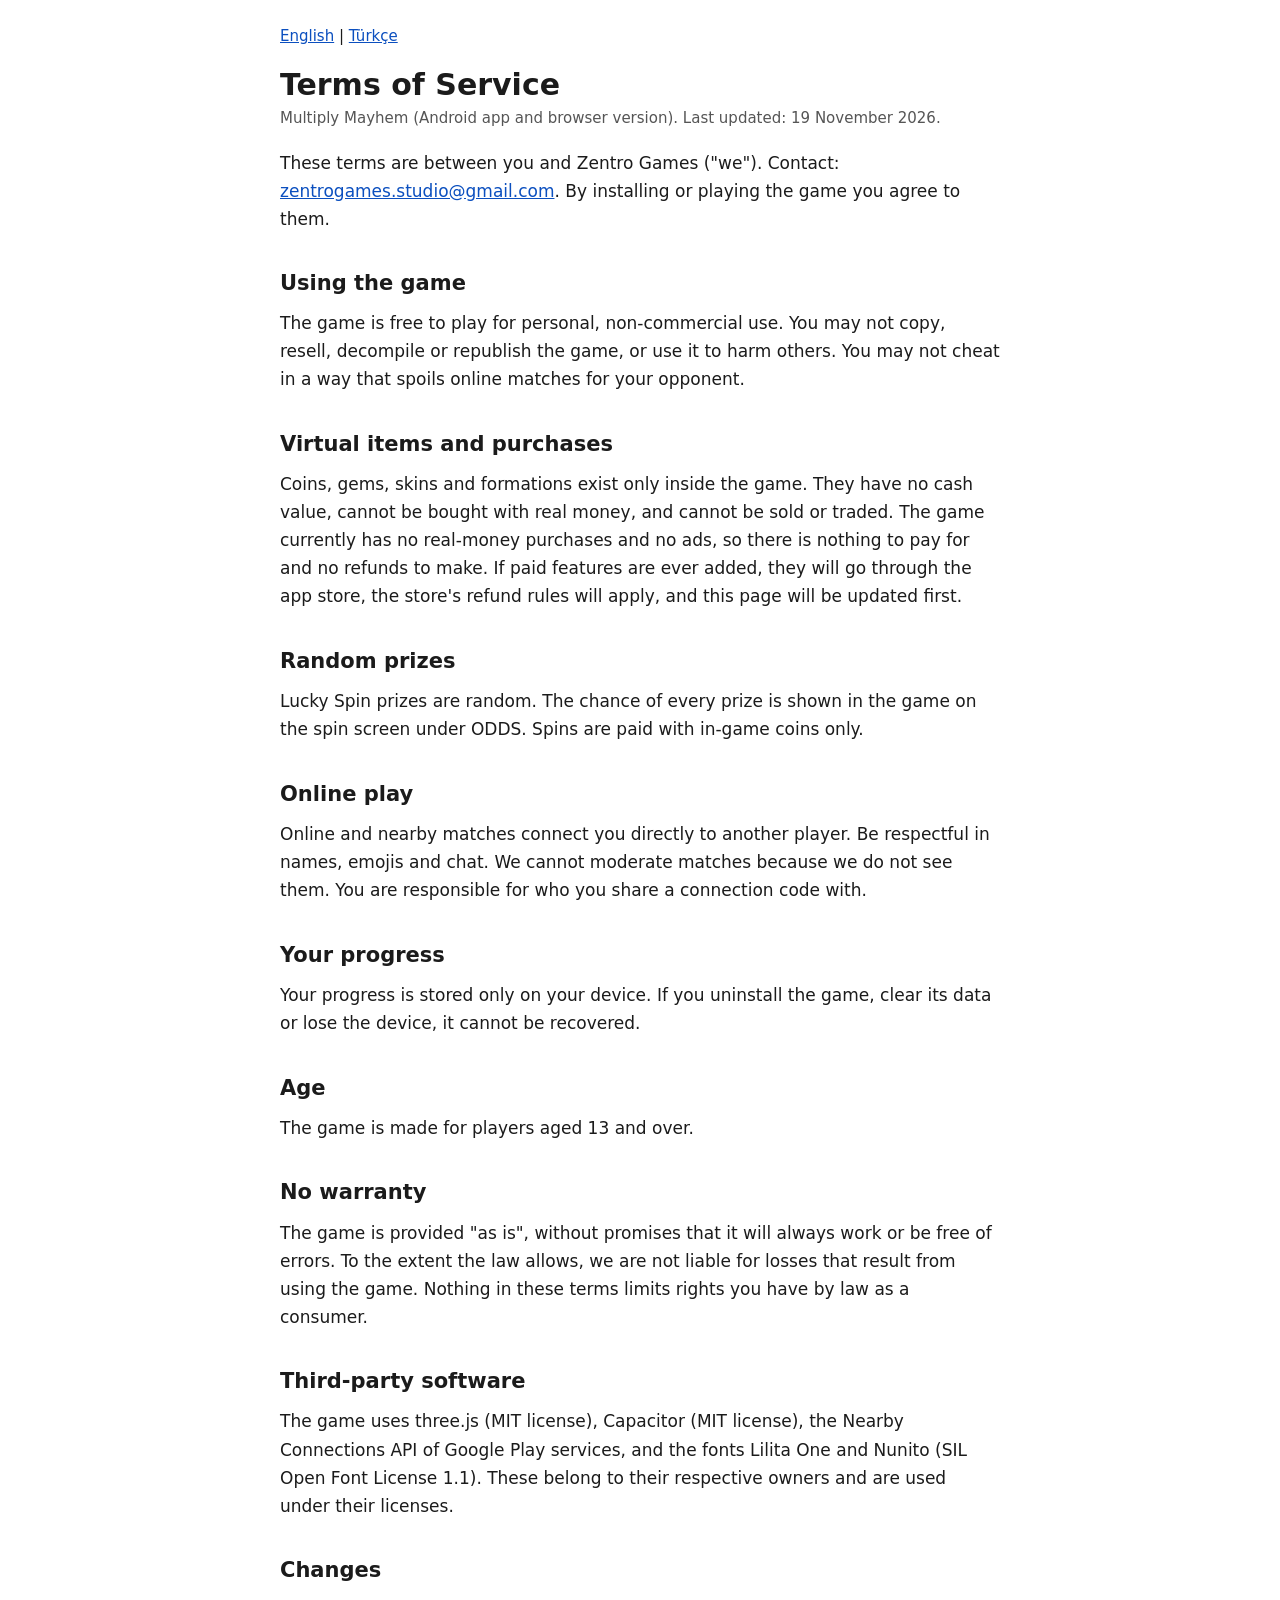
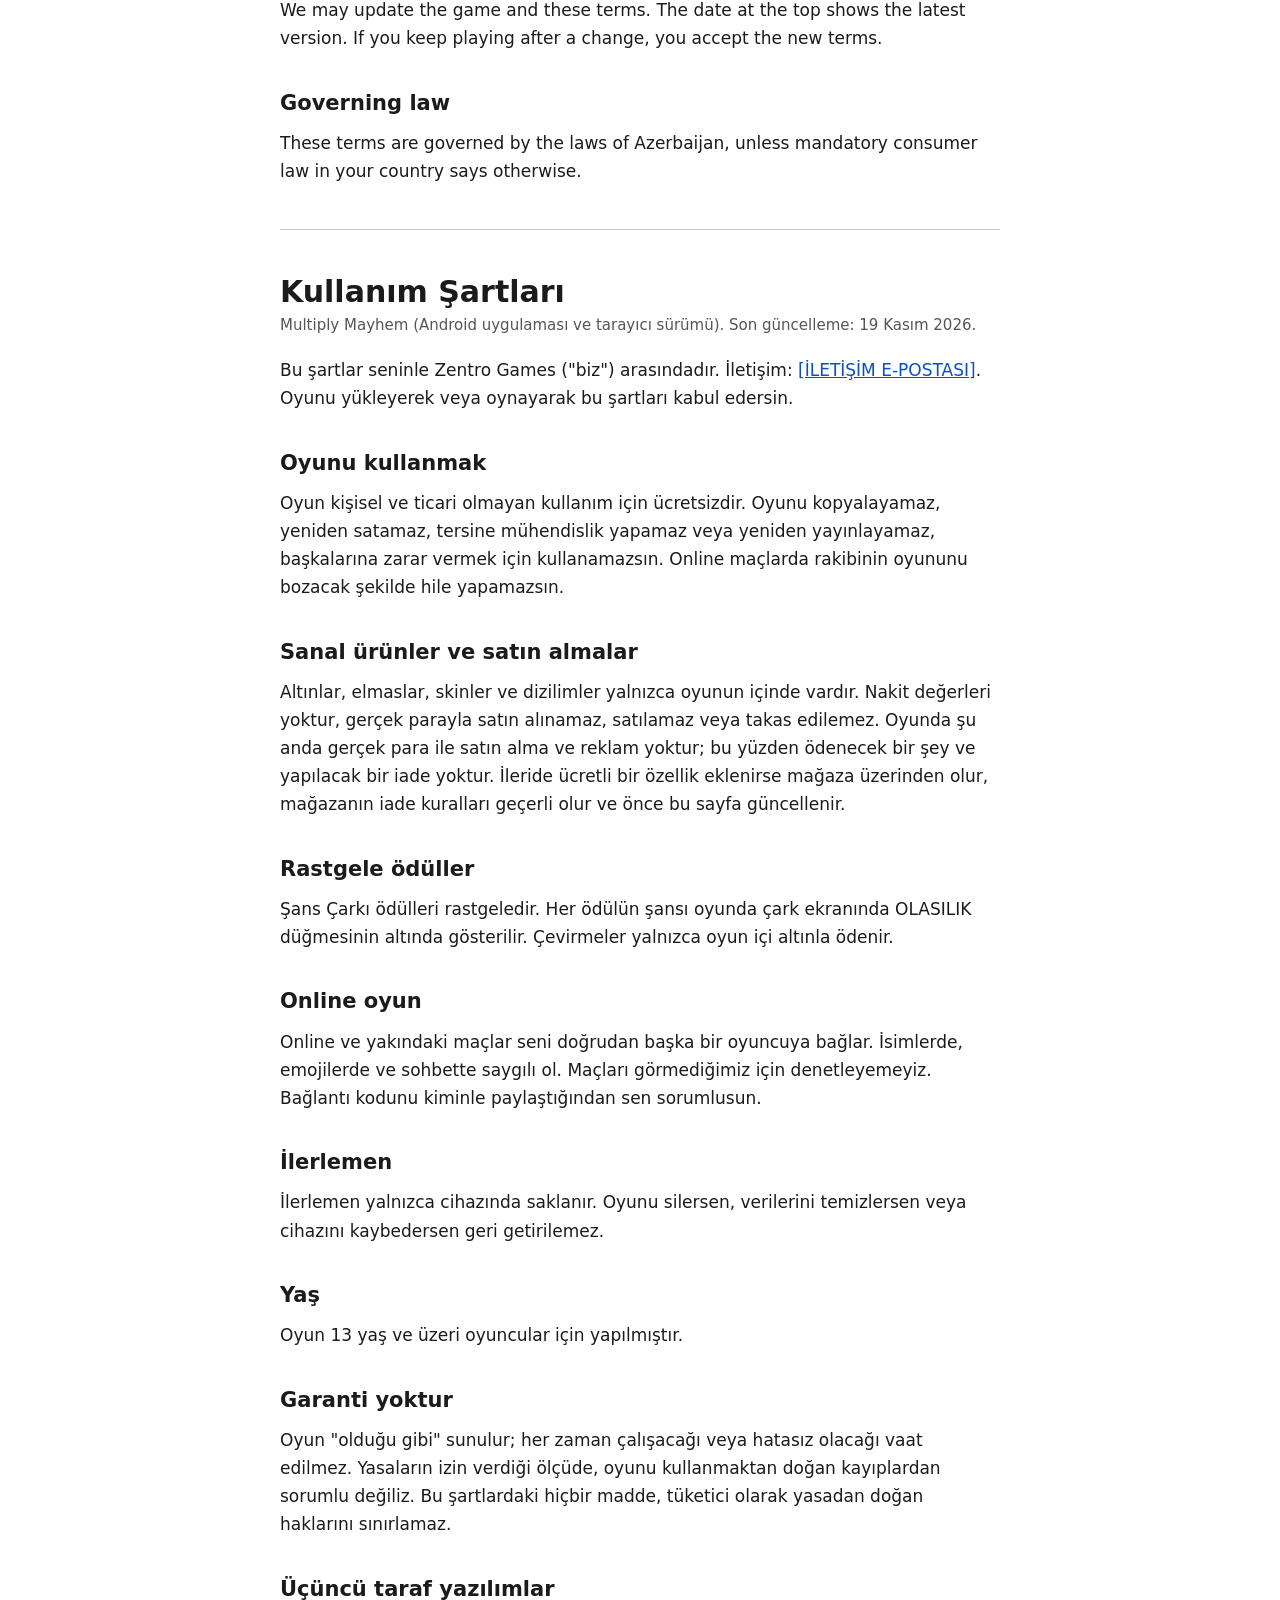
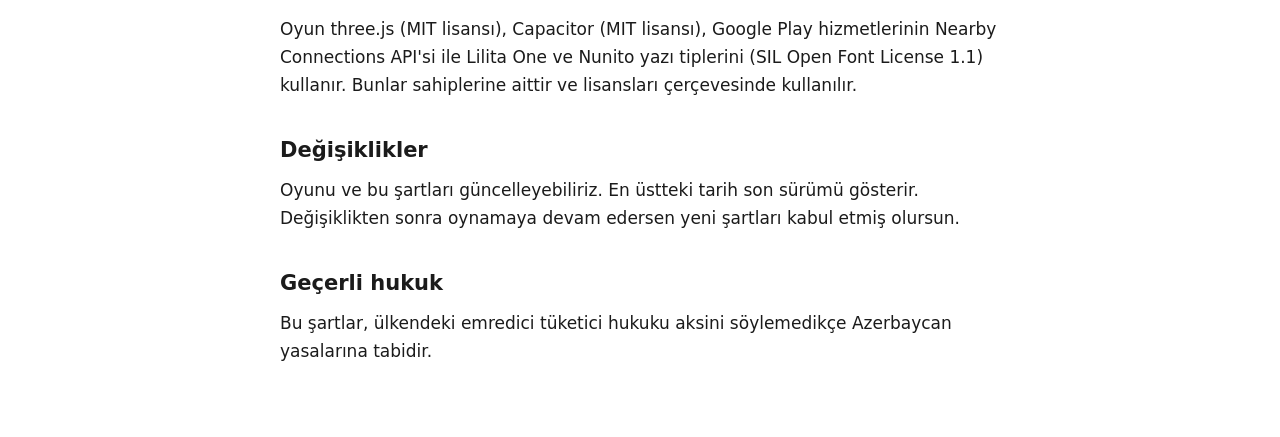
<file: terms.html>
<!doctype html>
<html lang="en">
<head>
<meta charset="utf-8">
<meta name="viewport" content="width=device-width,initial-scale=1">
<title>Terms of Service | Multiply Mayhem</title>
<link rel="icon" href="icon-512.png">
<style>
:root{color-scheme:light dark}
body{margin:0;font:17px/1.65 system-ui,-apple-system,"Segoe UI",Roboto,Arial,sans-serif;color:#1b1b1b;background:#fff}
main{max-width:720px;margin:0 auto;padding:24px 18px 64px}
h1{font-size:30px;line-height:1.2;margin:.2em 0 .1em}
h2{font-size:21px;margin:1.6em 0 .4em}
p,li{margin:.5em 0}
a{color:#0b4fbf}
nav.lang{margin:0 0 18px;font-size:15px}
.meta{color:#555;font-size:15px;margin:0 0 18px}
.note{border-left:4px solid #888;padding:2px 14px;background:#f4f4f4}
hr{border:0;border-top:1px solid #ccc;margin:44px 0}
@media (prefers-color-scheme:dark){body{background:#151515;color:#eee}a{color:#8ab4ff}.meta{color:#aaa}.note{background:#222;border-color:#777}hr{border-color:#444}}
</style>
</head>
<body>
<main>
<nav class="lang" aria-label="Language"><a href="#en">English</a> | <a href="#tr">T&uuml;rk&ccedil;e</a></nav>
<section id="en" lang="en">
<h1>Terms of Service</h1>
<p class="meta">Multiply Mayhem (Android app and browser version). Last updated: 19 November 2026.</p>
<p>These terms are between you and Zentro Games ("we"). Contact: <a href="mailto:zentrogames.studio@gmail.com">zentrogames.studio@gmail.com</a>. By installing or playing the game you agree to them.</p>

<h2>Using the game</h2>
<p>The game is free to play for personal, non-commercial use. You may not copy, resell, decompile or republish the game, or use it to harm others. You may not cheat in a way that spoils online matches for your opponent.</p>

<h2>Virtual items and purchases</h2>
<p>Coins, gems, skins and formations exist only inside the game. They have no cash value, cannot be bought with real money, and cannot be sold or traded. The game currently has no real-money purchases and no ads, so there is nothing to pay for and no refunds to make. If paid features are ever added, they will go through the app store, the store's refund rules will apply, and this page will be updated first.</p>

<h2>Random prizes</h2>
<p>Lucky Spin prizes are random. The chance of every prize is shown in the game on the spin screen under ODDS. Spins are paid with in-game coins only.</p>

<h2>Online play</h2>
<p>Online and nearby matches connect you directly to another player. Be respectful in names, emojis and chat. We cannot moderate matches because we do not see them. You are responsible for who you share a connection code with.</p>

<h2>Your progress</h2>
<p>Your progress is stored only on your device. If you uninstall the game, clear its data or lose the device, it cannot be recovered.</p>

<h2>Age</h2>
<p>The game is made for players aged 13 and over.</p>

<h2>No warranty</h2>
<p>The game is provided "as is", without promises that it will always work or be free of errors. To the extent the law allows, we are not liable for losses that result from using the game. Nothing in these terms limits rights you have by law as a consumer.</p>

<h2>Third-party software</h2>
<p>The game uses three.js (MIT license), Capacitor (MIT license), the Nearby Connections API of Google Play services, and the fonts Lilita One and Nunito (SIL Open Font License 1.1). These belong to their respective owners and are used under their licenses.</p>

<h2>Changes</h2>
<p>We may update the game and these terms. The date at the top shows the latest version. If you keep playing after a change, you accept the new terms.</p>

<h2>Governing law</h2>
<p>These terms are governed by the laws of Azerbaijan, unless mandatory consumer law in your country says otherwise.</p>

</section>
<hr>
<section id="tr" lang="tr">
<h1>Kullanım Şartları</h1>
<p class="meta">Multiply Mayhem (Android uygulaması ve tarayıcı sürümü). Son güncelleme: 19 Kasım 2026.</p>
<p>Bu şartlar seninle Zentro Games ("biz") arasındadır. İletişim: <a href="mailto:[İLETİŞİM E-POSTASI]">[İLETİŞİM E-POSTASI]</a>. Oyunu yükleyerek veya oynayarak bu şartları kabul edersin.</p>

<h2>Oyunu kullanmak</h2>
<p>Oyun kişisel ve ticari olmayan kullanım için ücretsizdir. Oyunu kopyalayamaz, yeniden satamaz, tersine mühendislik yapamaz veya yeniden yayınlayamaz, başkalarına zarar vermek için kullanamazsın. Online maçlarda rakibinin oyununu bozacak şekilde hile yapamazsın.</p>

<h2>Sanal ürünler ve satın almalar</h2>
<p>Altınlar, elmaslar, skinler ve dizilimler yalnızca oyunun içinde vardır. Nakit değerleri yoktur, gerçek parayla satın alınamaz, satılamaz veya takas edilemez. Oyunda şu anda gerçek para ile satın alma ve reklam yoktur; bu yüzden ödenecek bir şey ve yapılacak bir iade yoktur. İleride ücretli bir özellik eklenirse mağaza üzerinden olur, mağazanın iade kuralları geçerli olur ve önce bu sayfa güncellenir.</p>

<h2>Rastgele ödüller</h2>
<p>Şans Çarkı ödülleri rastgeledir. Her ödülün şansı oyunda çark ekranında OLASILIK düğmesinin altında gösterilir. Çevirmeler yalnızca oyun içi altınla ödenir.</p>

<h2>Online oyun</h2>
<p>Online ve yakındaki maçlar seni doğrudan başka bir oyuncuya bağlar. İsimlerde, emojilerde ve sohbette saygılı ol. Maçları görmediğimiz için denetleyemeyiz. Bağlantı kodunu kiminle paylaştığından sen sorumlusun.</p>

<h2>İlerlemen</h2>
<p>İlerlemen yalnızca cihazında saklanır. Oyunu silersen, verilerini temizlersen veya cihazını kaybedersen geri getirilemez.</p>

<h2>Yaş</h2>
<p>Oyun 13 yaş ve üzeri oyuncular için yapılmıştır.</p>

<h2>Garanti yoktur</h2>
<p>Oyun "olduğu gibi" sunulur; her zaman çalışacağı veya hatasız olacağı vaat edilmez. Yasaların izin verdiği ölçüde, oyunu kullanmaktan doğan kayıplardan sorumlu değiliz. Bu şartlardaki hiçbir madde, tüketici olarak yasadan doğan haklarını sınırlamaz.</p>

<h2>Üçüncü taraf yazılımlar</h2>
<p>Oyun three.js (MIT lisansı), Capacitor (MIT lisansı), Google Play hizmetlerinin Nearby Connections API'si ile Lilita One ve Nunito yazı tiplerini (SIL Open Font License 1.1) kullanır. Bunlar sahiplerine aittir ve lisansları çerçevesinde kullanılır.</p>

<h2>Değişiklikler</h2>
<p>Oyunu ve bu şartları güncelleyebiliriz. En üstteki tarih son sürümü gösterir. Değişiklikten sonra oynamaya devam edersen yeni şartları kabul etmiş olursun.</p>

<h2>Geçerli hukuk</h2>
<p>Bu şartlar, ülkendeki emredici tüketici hukuku aksini söylemedikçe Azerbaycan yasalarına tabidir.</p>

</section>
</main>
</body>
</html>
</file>
<file: style.css>
:root{--out:cubic-bezier(.16,1,.3,1);--spring:cubic-bezier(.34,1.56,.64,1);--ink:#14215e;--ink2:#3b4676;--bg:#fbf8f1;--line:#e3dccb;--blue:#2f6fe0;--red:#e23a4e;--sun:#ffc928;--sun-d:#b88300;--card:#fff;color-scheme:light}
*{box-sizing:border-box}
html{scroll-behavior:smooth;scroll-padding-top:84px}
body{margin:0;font:17px/1.6 system-ui,-apple-system,"Segoe UI",Roboto,Arial,sans-serif;color:var(--ink);background:var(--bg)}
.sr{position:absolute;width:1px;height:1px;overflow:hidden;clip:rect(0 0 0 0)}
.skip{position:absolute;left:12px;top:-60px;z-index:20;padding:10px 16px;background:var(--ink);color:#fff;border-radius:8px;text-decoration:none;font-weight:700}
.skip:focus{top:10px}
a{color:var(--blue)}
a:focus-visible,select:focus-visible,summary:focus-visible,.reel:focus-visible{outline:3px solid var(--blue);outline-offset:3px;border-radius:6px}
.wrap{padding-left:max(18px,calc((100% - 1040px)/2));padding-right:max(18px,calc((100% - 1040px)/2))}
.top{position:sticky;top:0;z-index:5;display:flex;align-items:center;gap:20px;padding:12px max(18px,calc((100% - 1040px)/2));background:rgba(251,248,241,.94);backdrop-filter:blur(8px);border-bottom:1px solid var(--line)}
.brand{display:flex;align-items:center;gap:10px;font-weight:800;font-size:19px;letter-spacing:.01em;color:var(--ink);text-decoration:none;margin-right:auto}
.brand img{border-radius:9px}
.top nav{display:flex;gap:22px;order:1}
.top nav a{color:var(--ink2);text-decoration:none;font-weight:600;font-size:15px;padding:4px 0}
.top nav a:hover{color:var(--ink)}
.lang select{font:inherit;font-size:15px;color:var(--ink);background:#fff;border:1px solid var(--line);border-radius:8px;padding:6px 8px}
.top .lang{order:2}
.hero{display:grid;grid-template-columns:1.05fr 1fr;gap:40px;align-items:center;padding-top:56px;padding-bottom:30px}
.eyebrow{margin:0 0 10px;font-size:14px;font-weight:700;letter-spacing:.08em;text-transform:uppercase;color:var(--red)}
h1{margin:0 0 14px;font-size:clamp(40px,7vw,68px);line-height:1.02;letter-spacing:-.02em;font-weight:900}
.lead{font-size:clamp(19px,2.4vw,23px);line-height:1.45;margin:0 0 26px;color:var(--ink2);max-width:30em}
.cta-row{display:flex;flex-wrap:wrap;gap:14px;align-items:center;margin:0 0 16px}
.store{display:inline-flex;flex-direction:column;padding:10px 20px;border-radius:10px;background:var(--ink);color:#fff;line-height:1.15;opacity:.92}
.store b{font-size:18px}.store small{font-size:13px;color:#cfd6f5}
.ghost{padding:12px 20px;border:2px solid var(--ink);border-radius:10px;color:var(--ink);font-weight:700;text-decoration:none}
.ghost:hover{background:var(--ink);color:#fff}
.fine{margin:0;font-size:15px;color:var(--ink2)}
.shots{position:relative;height:520px}
.shots img{position:absolute;width:min(46%,250px);height:auto;border-radius:22px;border:6px solid var(--ink);box-shadow:0 18px 36px rgba(20,33,94,.22);background:#fff}
.s1{left:0;top:56px;rotate:-4deg}
.s2{left:27%;top:0;z-index:2}
.s3{right:0;top:76px;rotate:4deg}
.features,.facts,.about,.faq,.contact{padding-top:48px;padding-bottom:48px;border-top:1px solid var(--line)}
h2{margin:0 0 22px;font-size:clamp(26px,3.6vw,34px);letter-spacing:-.01em}
h3{margin:0 0 6px;font-size:19px}
.features ol{list-style:none;margin:0;padding:0;display:grid;grid-template-columns:repeat(auto-fit,minmax(172px,1fr));gap:26px 34px;counter-reset:n}
.features li{counter-increment:n;padding-top:18px;position:relative}
.features li::before{content:counter(n,decimal-leading-zero);display:block;font-weight:900;font-size:15px;color:var(--sun-d);margin-bottom:4px}
.features p,.about p,.contact p{margin:0;color:var(--ink2);max-width:36em}
/* screenshot reel */
.band{background:var(--ink);color:#fff;padding:48px 0 44px}
.band h2{color:#fff;margin-bottom:24px}
.reel{display:flex;gap:18px;overflow-x:auto;scroll-snap-type:x mandatory;padding:6px max(18px,calc((100% - 1040px)/2)) 18px;scroll-padding-left:max(18px,calc((100% - 1040px)/2));-webkit-overflow-scrolling:touch}
.reel img{flex:0 0 auto;width:230px;height:auto;aspect-ratio:9/16;border-radius:20px;border:4px solid #2a3a85;scroll-snap-align:start;background:#1d2c76}
.reel{scrollbar-color:#4a5cac transparent}
/* facts */
.facts dl{margin:0;display:grid;grid-template-columns:repeat(3,1fr);gap:0 28px}
.facts dl>div:nth-child(4){grid-column:span 2}
.facts dl>div{padding:14px 0;border-bottom:1px solid var(--line)}
.facts dt{font-size:13px;font-weight:800;letter-spacing:.07em;text-transform:uppercase;color:var(--sun-d);margin:0 0 2px}
.facts dd{margin:0;font-weight:600}
/* about */
.lead2{font-size:clamp(18px,2.2vw,21px);line-height:1.5;color:var(--ink2);max-width:38em}
.about .lead2{margin:0 0 30px}
.pillars{list-style:none;margin:0;padding:0;display:grid;grid-template-columns:repeat(auto-fit,minmax(230px,1fr));gap:24px 34px}
.pillars li{position:relative;overflow:hidden;padding:24px 20px 20px;background:var(--card);border:1px solid var(--line);border-radius:12px}
/* faq */
.faq details{border-bottom:1px solid var(--line);max-width:760px}
.faq summary{cursor:pointer;list-style:none;display:flex;justify-content:space-between;align-items:center;gap:16px;padding:16px 0;font-weight:700;font-size:18px}
.faq summary::-webkit-details-marker{display:none}
.faq summary::after{content:"+";flex:0 0 auto;width:28px;height:28px;line-height:26px;text-align:center;font-size:22px;font-weight:700;border:2px solid var(--ink);border-radius:8px;transition:transform .2s}
.faq details[open] summary::after{content:"\2212";background:var(--sun)}
.faq details p{margin:0 0 18px;color:var(--ink2);max-width:40em}
/* contact */
.contact .lead2{margin:0 0 10px}
.mailline{margin:0 0 28px!important}
.mail{font-weight:800;font-size:clamp(18px,3vw,22px);color:var(--ink);text-underline-offset:4px;overflow-wrap:anywhere}
.cards{display:grid;grid-template-columns:repeat(auto-fit,minmax(240px,1fr));gap:20px}
.cards>div{padding:18px 20px 20px;background:var(--card);border:1px solid var(--line);border-radius:12px;display:flex;flex-direction:column;gap:8px}
.cards p{flex:1}
.cards a{font-weight:700;color:var(--ink);text-underline-offset:4px}
footer{display:flex;flex-wrap:wrap;gap:10px 24px;justify-content:space-between;padding:26px max(18px,calc((100% - 1040px)/2)) 36px;border-top:1px solid var(--line);font-size:15px;color:var(--ink2)}
footer a{color:var(--ink2)}
/* 404 */
.nf{padding-top:96px;padding-bottom:120px;text-align:center}
.nf h1{font-size:clamp(34px,6vw,54px)}
.nf p{color:var(--ink2);margin:0 0 24px}
@media (max-width:820px){
  .facts dl{grid-template-columns:1fr 1fr}
  .hero{grid-template-columns:1fr;padding-top:36px}
  .shots{height:auto;display:flex;gap:10px;justify-content:center}
  .shots img{position:static;width:31%;rotate:0deg;border-width:4px;border-radius:16px}
  .top{flex-wrap:wrap;row-gap:8px;gap:12px}
  .top nav{order:5;width:100%;gap:20px;overflow-x:auto;white-space:nowrap;padding-bottom:8px;scrollbar-width:none}
  .top nav::-webkit-scrollbar{display:none}
  .mark{bottom:2px!important}
  .lane{height:140px}
  html{scroll-padding-top:110px}
  .reel img{width:190px}
}
@media (max-width:520px){.facts dl{grid-template-columns:1fr}.facts dl>div:nth-child(4){grid-column:auto}}
@media (prefers-reduced-motion:reduce){html{scroll-behavior:auto}.faq summary::after{transition:none}}

/* ---------- motion ---------- */
@keyframes rise{from{opacity:0;transform:translate3d(0,34px,0)}}
@keyframes wordUp{from{transform:translate3d(0,108%,0)}}
@keyframes phoneIn{from{opacity:0;transform:translate3d(0,120px,0) scale(.9)}}
@keyframes float{0%,100%{transform:translate3d(0,0,0)}50%{transform:translate3d(0,-10px,0)}}
@keyframes drift{0%,100%{transform:translate3d(0,0,0) rotate(0)}50%{transform:translate3d(12px,-16px,0) rotate(9deg)}}
.prog{position:fixed;left:0;top:0;right:0;height:3px;z-index:30;background:var(--sun);transform:scaleX(0);transform-origin:0 50%;pointer-events:none}
.top{transition:box-shadow .35s}
.top.scrolled{box-shadow:0 10px 28px rgba(20,33,94,.09)}
.top nav{position:relative}
.top nav a{transition:color .25s}
.top nav a.on{color:var(--ink)}
.mark{position:absolute;left:0;bottom:-3px;width:1px;height:3px;border-radius:2px;background:var(--sun);transform-origin:0 50%;transform:translateX(0) scaleX(0);opacity:0;transition:transform .6s var(--out),opacity .3s;pointer-events:none}
/* intro */
.js:not(.ready) .ld{opacity:0}
.ready .ld{animation:rise 1s var(--out) backwards;animation-delay:calc(var(--i,0)*90ms + 80ms)}
h1 .w{display:inline-block;overflow:hidden;vertical-align:top;padding:0 .04em .14em 0;margin-bottom:-.14em}
h1 .w>span{display:inline-block}
.js:not(.ready) h1 .w>span{transform:translate3d(0,108%,0)}
.ready h1 .w>span{animation:wordUp 1.1s var(--out) backwards;animation-delay:calc(var(--i,1)*110ms + 100ms)}
.js:not(.ready) .shots img{opacity:0}
.ready .shots img{animation-name:phoneIn,float;animation-timing-function:var(--out),ease-in-out;animation-fill-mode:backwards,none;animation-iteration-count:1,infinite}
.ready .s1{animation-duration:1.2s,7s;animation-delay:.35s,1.6s}
.ready .s2{animation-duration:1.2s,8s;animation-delay:.5s,1.9s}
.ready .s3{animation-duration:1.2s,6.5s;animation-delay:.65s,1.4s}
/* hero shapes */
.hero{position:relative}
.hero-bg{position:absolute;inset:0;overflow:hidden;overflow:clip;pointer-events:none;z-index:0}
.hero>.hero-text,.hero>.shots{position:relative;z-index:1}
.sh{position:absolute;font-style:normal;font-weight:900;line-height:1;opacity:.17;animation:drift 12s ease-in-out infinite;will-change:transform}
.sh.a{left:2%;top:8%;font-size:128px;color:var(--sun)}
.sh.b{left:46%;top:5%;font-size:88px;color:var(--blue);animation-delay:-3s}
.sh.c{right:2%;top:58%;font-size:160px;color:var(--red);animation-delay:-6s}
.sh.d{left:38%;bottom:3%;font-size:100px;color:var(--sun);animation-delay:-8s}
.sh.e{right:34%;top:1%;font-size:68px;color:var(--red);animation-delay:-2s}
/* running crowd lane */
.lane{height:176px;background:#f4efe1;border-top:1px solid var(--line);border-bottom:1px solid var(--line);overflow:hidden}
.lane canvas{display:block;width:100%;height:100%}
/* reveal on scroll */
.js .rv:not(.in){opacity:0}
.rv.in{animation:rise .95s var(--out) backwards;animation-delay:calc(var(--i,0)*75ms)}
.features li::after,.pillars li::after{content:"";position:absolute;left:0;right:0;top:0;height:4px;background:var(--sun);transform-origin:0 50%;transition:transform 1.1s var(--out) calc(var(--i,0)*75ms + .12s)}
.pillars li:nth-child(1)::after{background:var(--blue)}
.pillars li:nth-child(2)::after{background:var(--red)}
.js .features li:not(.in)::after,.js .pillars li:not(.in)::after{transform:scaleX(0)}
/* touch feedback and hover */
.ghost,.store{transition:transform .4s var(--spring),background .25s,color .25s}
.ghost:active,.store:active,.cards a:active{transform:scale(.96)}
@media (hover:hover){
  .pillars li,.cards>div{transition:transform .55s var(--spring),box-shadow .4s}
  .pillars li:hover,.cards>div:hover{transform:translateY(-6px);box-shadow:0 18px 34px rgba(20,33,94,.12)}
  .reel img{transition:transform .55s var(--spring)}
  .reel img:hover{transform:translateY(-8px) scale(1.02)}
  .ghost:hover,.store:hover{transform:translateY(-2px)}
}
@media (prefers-reduced-motion:reduce){
  *,*::before,*::after{animation:none!important;transition:none!important}
  .prog{display:none}
}

/* ---------- multi-page site ---------- */
.top nav a[aria-current=page]{color:var(--ink)}
.btn{display:inline-flex;align-items:center;gap:8px;padding:12px 22px;border-radius:10px;background:var(--ink);color:#fff;font-weight:800;text-decoration:none;border:2px solid var(--ink);transition:transform .4s var(--spring),box-shadow .3s,background .25s,color .25s}
.btn:active{transform:scale(.96)}
.btn.sun{background:var(--sun);border-color:var(--sun);color:var(--ink)}
.ghost.light{border-color:#fff;color:#fff}
.ghost.light:hover{background:#fff;color:var(--ink)}
.more{font-weight:800;color:var(--ink);text-underline-offset:5px;text-decoration-color:var(--sun);text-decoration-thickness:3px;white-space:nowrap}
.crumbs{display:flex;flex-wrap:wrap;align-items:center;gap:4px 8px;margin:0 0 18px;font-size:14px;font-weight:600;color:var(--ink2)}
.crumbs a{color:var(--ink2);text-decoration:none}
.crumbs a:hover{color:var(--ink);text-decoration:underline;text-decoration-color:var(--sun);text-decoration-thickness:2px;text-underline-offset:4px}
.crumbs i{font-style:normal;opacity:.45}
.crumbs [aria-current]{color:var(--ink)}
.pagehead{position:relative;padding-top:46px;padding-bottom:42px}
.pagehead>.crumbs,.pagehead>.ph-text{position:relative;z-index:1}
.pagehead h1{font-size:clamp(34px,6vw,58px);margin-bottom:12px}
.pagehead .lead2{margin:0}
.hero-text .crumbs{margin-bottom:22px}
/* featured game card */
.feat-sec{padding-top:52px;padding-bottom:52px;border-top:1px solid var(--line)}
.feat-sec>h2{margin-bottom:24px}
.pagehead+.feat-sec{border-top:0;padding-top:6px}
.feat{position:relative;overflow:hidden;display:grid;grid-template-columns:.95fr 1.05fr;gap:36px;align-items:center;padding:36px 38px 32px;background:var(--card);border:1px solid var(--line);border-radius:16px}
.feat::before{content:"";position:absolute;left:0;top:0;right:0;height:6px;background:linear-gradient(90deg,var(--blue) 0 33.4%,var(--red) 33.4% 66.7%,var(--sun) 66.7%)}
.feat-vis{position:relative;height:440px}
.feat-vis img{position:absolute;width:min(48%,210px);height:auto;border-radius:20px;border:5px solid var(--ink);box-shadow:0 16px 32px rgba(20,33,94,.2);background:#fff}
.feat-vis .fv1{left:3%;top:34px;rotate:-4deg}
.feat-vis .fv2{right:3%;top:0;rotate:3deg}
.gname{margin:0 0 8px;font-size:clamp(32px,4.6vw,46px);line-height:1.04;letter-spacing:-.02em;font-weight:900}
.status{display:flex;align-items:center;gap:10px;margin:0 0 14px;font-weight:700;color:var(--ink2)}
.dot{flex:0 0 auto;width:10px;height:10px;border-radius:50%;background:var(--sun);animation:ping 2.2s ease-out infinite}
@keyframes ping{0%{box-shadow:0 0 0 0 rgba(255,201,40,.75)}70%,100%{box-shadow:0 0 0 11px rgba(255,201,40,0)}}
.feat-txt>p{margin:0 0 16px;color:var(--ink2);max-width:34em}
.feat-txt .cta-row{margin:0}
.tags{list-style:none;margin:0 0 22px;padding:0;display:flex;flex-wrap:wrap;gap:8px}
.tags li{padding:3px 10px;border:2px solid var(--ink);border-radius:6px;font-size:13px;font-weight:800;letter-spacing:.02em}
/* stat strip */
.stats{padding-top:0;padding-bottom:0;border-top:1px solid var(--line);border-bottom:1px solid var(--line)}
.stats-in{display:grid;grid-template-columns:repeat(4,1fr)}
.stat{padding:28px 16px 26px 0;border-right:1px solid var(--line)}
.stat+.stat{padding-left:26px}
.stat:last-child{border-right:0}
.stat b{display:block;font-size:clamp(44px,7vw,74px);line-height:1;font-weight:900;letter-spacing:-.03em;font-variant-numeric:tabular-nums}
.stat span{display:block;margin-top:8px;font-size:13px;font-weight:800;letter-spacing:.07em;text-transform:uppercase;color:var(--sun-d)}
/* sections */
.news-sec{padding-top:52px;padding-bottom:56px;border-top:1px solid var(--line)}
.sec-head{display:flex;justify-content:space-between;align-items:baseline;gap:8px 24px;flex-wrap:wrap;margin-bottom:22px}
.sec-head h2{margin:0}
.cards .meta{margin:0;font-size:13px;font-weight:800;letter-spacing:.07em;text-transform:uppercase;color:var(--sun-d);flex:0 0 auto}
.cards h3{margin:0}
.cards p{margin:0}
.cards h4{margin:0 0 2px;font-size:18px}
/* game page detail rows */
.det{padding-top:56px;padding-bottom:30px;border-top:1px solid var(--line)}
.det>h2{margin-bottom:26px}
.row{display:grid;grid-template-columns:minmax(0,.9fr) minmax(0,1.1fr);gap:48px;align-items:center;padding:34px 0;border-top:1px solid var(--line)}
.row.flip .vis{order:2}
.vis{position:relative;height:490px}
.vis img{position:absolute;width:min(50%,230px);height:auto;border-radius:22px;border:5px solid var(--ink);box-shadow:0 16px 32px rgba(20,33,94,.2);background:#fff}
.vis .a{left:6%;top:34px;rotate:-3deg}
.vis .b{right:6%;top:0;rotate:3deg}
.vis .one{left:0;right:0;margin:0 auto;top:6px;width:min(58%,250px);rotate:0deg}
.num{margin:0 0 4px;font-size:15px;font-weight:900;color:var(--sun-d)}
.txt h3,.on-head h3,.duo h3{margin:0 0 10px;font-size:clamp(24px,3.2vw,32px);letter-spacing:-.01em;line-height:1.12}
.txt>p:not(.num),.on-head p:not(.num),.duo p:not(.num){margin:0 0 6px;color:var(--ink2);max-width:36em}
.blist{list-style:none;margin:16px 0 0;padding:0;max-width:36em}
.blist li{position:relative;padding:9px 0 9px 24px;border-top:1px solid var(--line);color:var(--ink2)}
.blist li::before{content:"";position:absolute;left:0;top:1.08em;width:9px;height:9px;border-radius:2px;background:var(--sun)}
.online{padding:36px 0 40px;border-top:1px solid var(--line)}
.on-head{max-width:46em;margin-bottom:26px}
.duo{display:grid;grid-template-columns:1fr 1fr;gap:20px 56px;padding:36px 0 6px;border-top:1px solid var(--line)}
/* news */
.posts{padding-top:6px;padding-bottom:56px}
.post{display:grid;grid-template-columns:170px minmax(0,1fr);gap:28px;padding:34px 0;border-top:1px solid var(--line);scroll-margin-top:96px}
.post-meta{display:flex;flex-direction:column;align-items:flex-start;gap:10px;font-size:15px;font-weight:700;color:var(--ink2)}
.tag{padding:2px 9px;border:2px solid var(--ink);border-radius:6px;font-size:12px;font-weight:800;letter-spacing:.07em;text-transform:uppercase;color:var(--ink)}
.post h2{margin:0 0 10px;font-size:clamp(24px,3.2vw,32px);line-height:1.12}
.post .lead2{margin:0 0 10px;font-size:clamp(18px,2vw,20px)}
.post p:not(.lead2){margin:0;color:var(--ink2);max-width:42em}
.post:target h2{box-shadow:inset 0 -.38em 0 rgba(255,201,40,.55)}
/* about */
.story{display:grid;grid-template-columns:minmax(0,1.3fr) minmax(0,.7fr);gap:44px;align-items:start;padding-top:4px;padding-bottom:52px}
.story .lead2{margin:0 0 18px}
.card{background:var(--card);border:1px solid var(--line);border-radius:14px;padding:22px 24px}
.kv h3{margin:0 0 6px;font-size:13px;font-weight:800;letter-spacing:.08em;text-transform:uppercase;color:var(--red)}
.kv dl{margin:0}
.kv dl>div{padding:11px 0;border-bottom:1px solid var(--line)}
.kv dl>div:last-child{border-bottom:0;padding-bottom:0}
.kv dt{font-size:13px;font-weight:800;letter-spacing:.07em;text-transform:uppercase;color:var(--sun-d)}
.kv dd{margin:0;font-weight:600;overflow-wrap:anywhere}
.kv a{color:var(--ink);text-underline-offset:4px}
/* faq groups */
.faq .fg+.fg{margin-top:38px}
.faq .fg h2{margin:0 0 6px;font-size:clamp(22px,2.8vw,28px)}
.faq .fg h2+details{border-top:1px solid var(--line)}
/* contact */
.contact{padding-top:34px}
.mail.big{font-size:clamp(21px,4.6vw,38px);letter-spacing:-.01em;text-decoration-color:var(--sun);text-decoration-thickness:4px;text-underline-offset:7px}
.bug{padding-top:6px;padding-bottom:64px}
.bug-in{max-width:760px;padding:26px 28px 28px;background:var(--card);border:1px solid var(--line);border-radius:14px}
.bug h2{margin:0 0 8px}
.bug-in>p{margin:0 0 6px;color:var(--ink2)}
.bug .btn{margin-top:20px}
/* next-game placeholder */
.next{padding-top:26px;padding-bottom:64px}
.next-in{padding:30px 32px;border:2px dashed #cfc6af;border-radius:14px}
.next h2{margin:0 0 8px;font-size:clamp(22px,3vw,28px)}
.next p{margin:0 0 12px;color:var(--ink2);max-width:40em}
/* call to action band */
.cta{background:var(--ink);color:#fff;padding:48px 0}
.cta-in{display:flex;flex-wrap:wrap;align-items:center;justify-content:space-between;gap:24px 40px}
.cta h2{margin:0 0 8px;color:#fff}
.cta p{margin:0;color:#cfd6f5;max-width:34em}
.cta-act{display:flex;flex-wrap:wrap;align-items:center;gap:16px 24px}
.cta .mail{font-size:18px;color:#fff;text-decoration-color:var(--sun);text-decoration-thickness:3px;text-underline-offset:5px}
/* footer */
.ft{display:block;padding:0;background:#f6f1e4;border-top:1px solid var(--line);color:var(--ink2)}
.ft-in{display:grid;grid-template-columns:1.7fr 1fr 1fr 1fr;gap:28px 36px;padding-top:40px;padding-bottom:26px}
.ft-brand p{margin:12px 0 8px;max-width:22em}
.ft-brand .mail{font-size:15px;font-weight:700;overflow-wrap:anywhere}
.ft .brand{margin-right:0}
.ft h4{margin:0 0 10px;font-size:13px;font-weight:800;letter-spacing:.08em;text-transform:uppercase;color:var(--sun-d)}
.ft ul{list-style:none;margin:0;padding:0}
.ft li{margin:0 0 6px}
.ft a{color:var(--ink2);text-decoration:none}
.ft a:hover{color:var(--ink);text-decoration:underline;text-decoration-color:var(--sun);text-decoration-thickness:2px;text-underline-offset:4px}
.ft .mail{color:var(--ink);text-decoration:underline;text-decoration-color:var(--sun);text-underline-offset:4px}
.ft-copy{margin:0;padding-top:4px;padding-bottom:28px;font-size:14px}
@media (hover:hover){
  .btn:hover{transform:translateY(-2px);box-shadow:0 10px 22px rgba(20,33,94,.22)}
  .btn.sun:hover{box-shadow:0 10px 22px rgba(0,0,0,.35)}
  .feat{transition:box-shadow .4s}
  .feat:hover{box-shadow:0 22px 44px rgba(20,33,94,.11)}
  .more:hover{text-decoration-color:var(--ink)}
}
@media (max-width:900px){
  .ft-in{grid-template-columns:1fr 1fr}
  .ft-brand{grid-column:1/-1}
}
@media (max-width:820px){
  .pagehead{padding-top:30px;padding-bottom:30px}
  .feat{grid-template-columns:1fr;gap:18px;padding:30px 20px 26px}
  .feat-vis{height:380px}
  .feat-vis img{width:min(46%,190px)}
  .row{grid-template-columns:1fr;gap:18px;padding:28px 0}
  .row.flip .vis{order:0}
  .vis{height:390px}
  .vis img{width:min(46%,200px)}
  .vis .one{width:min(52%,210px)}
  .duo{grid-template-columns:1fr}
  .post{grid-template-columns:1fr;gap:10px;padding:28px 0}
  .post-meta{flex-direction:row;align-items:center;gap:12px}
  .story{grid-template-columns:1fr;gap:26px}
  .stats-in{grid-template-columns:1fr 1fr}
  .stat{padding:22px 12px 20px 0}
  .stat+.stat{padding-left:0}
  .stat:nth-child(2n){padding-left:20px;border-right:0}
  .stat:nth-child(n+3){border-top:1px solid var(--line)}
  .cta{padding:40px 0}
  .cta-in{flex-direction:column;align-items:flex-start}
  .next-in{padding:24px 20px}
}
@media (max-width:420px){.ft-in{grid-template-columns:1fr}}
</file>
